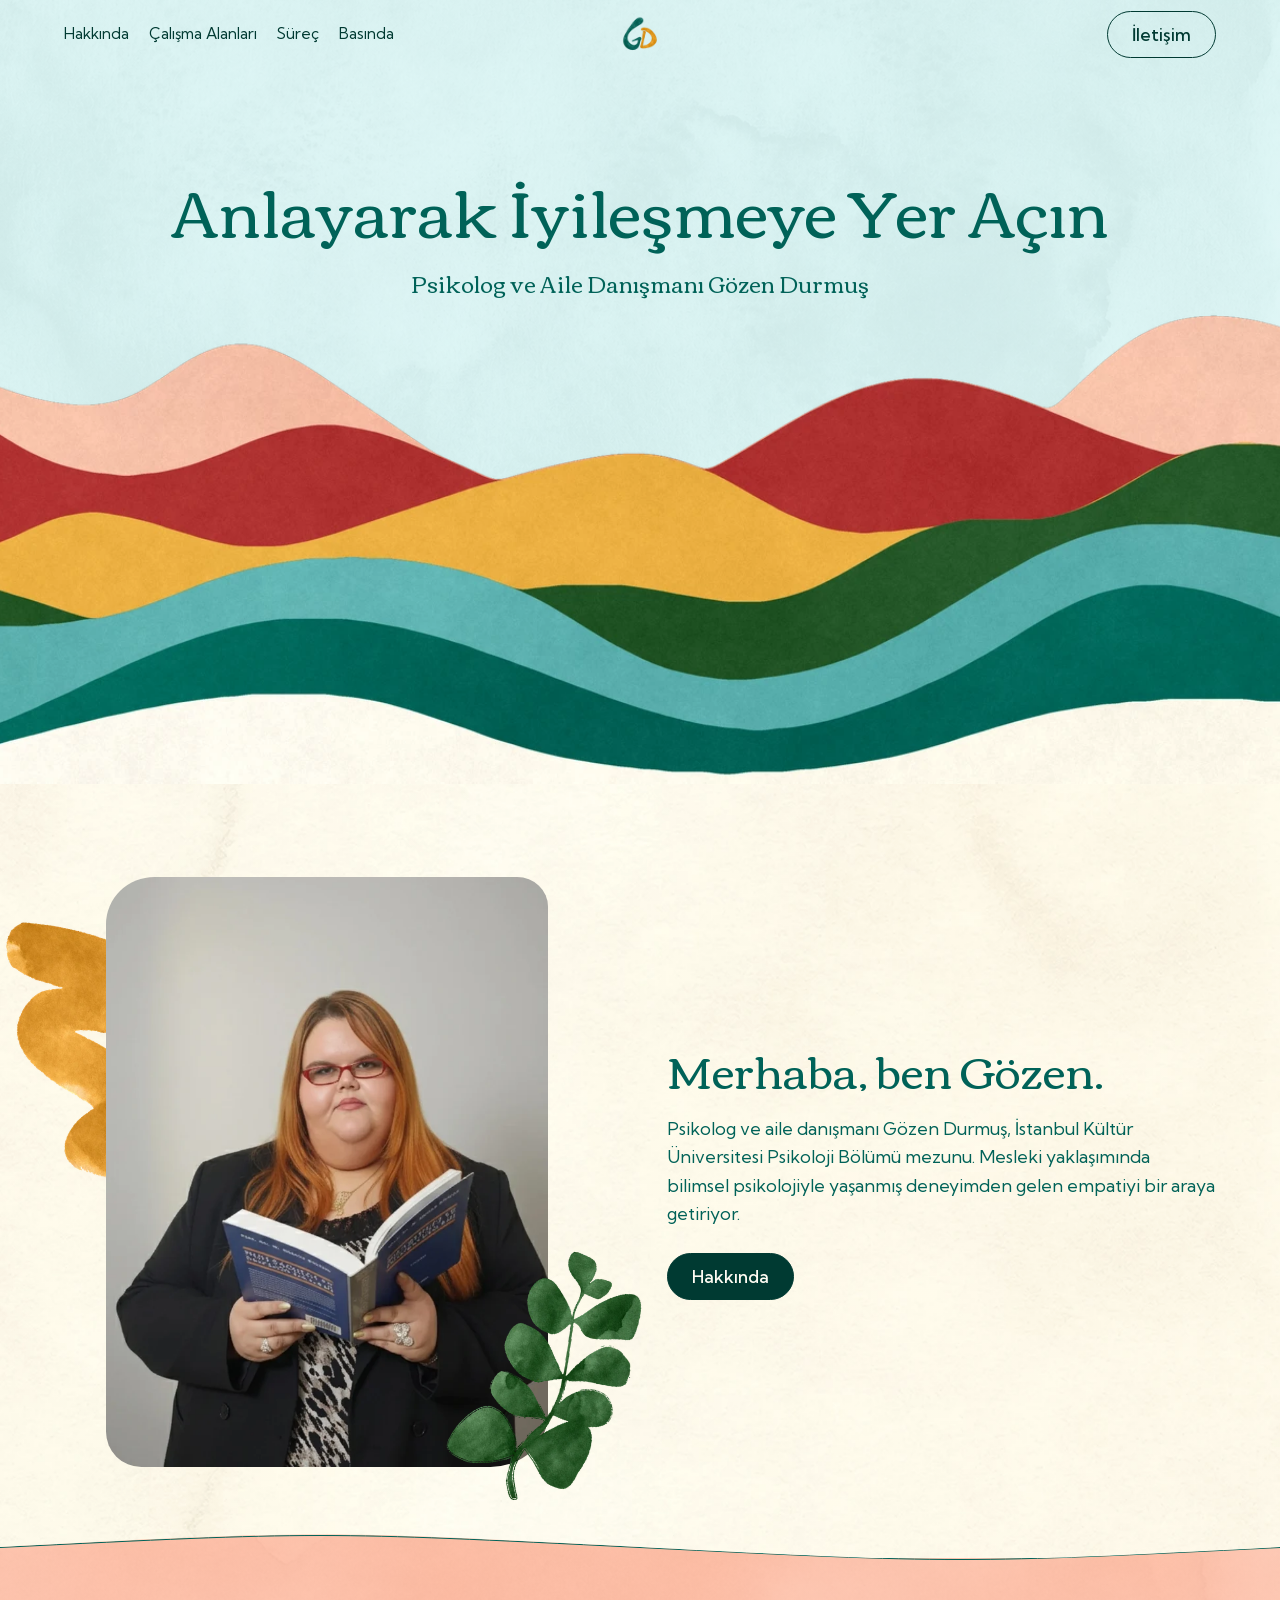
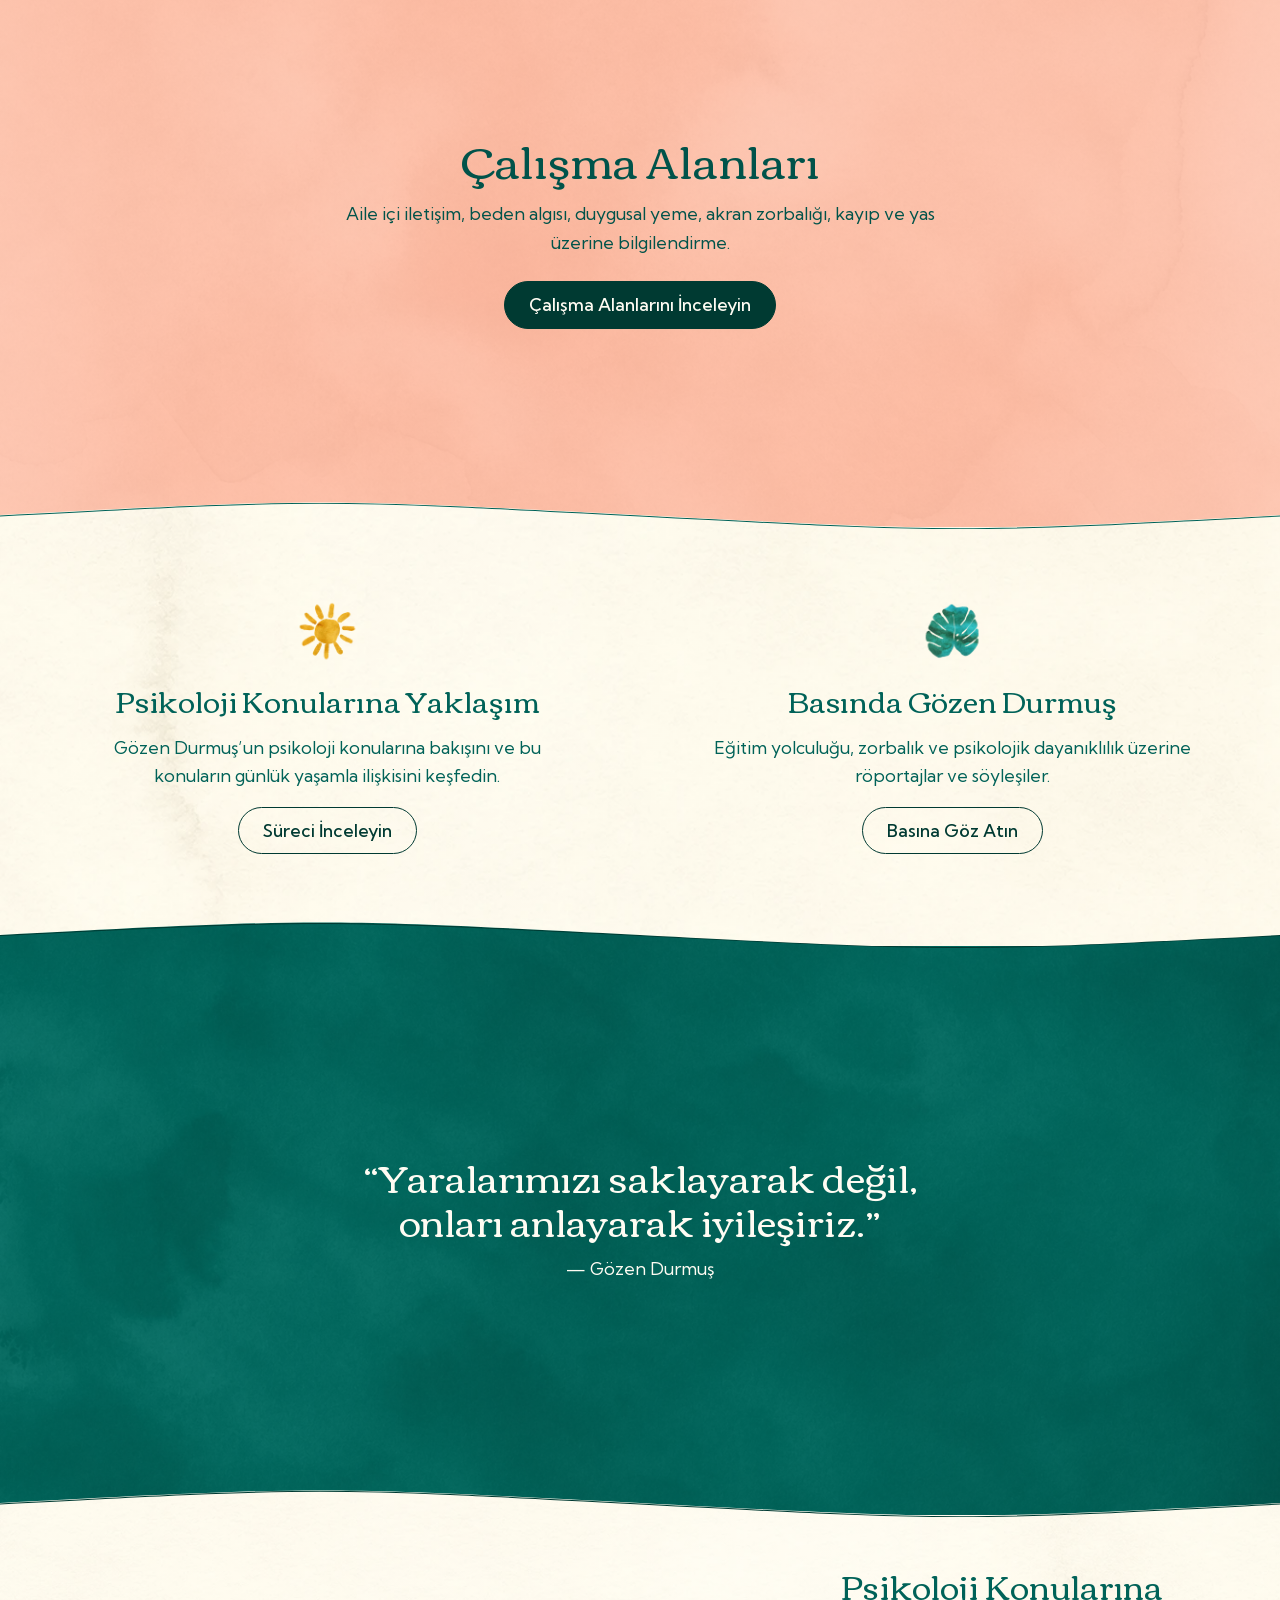
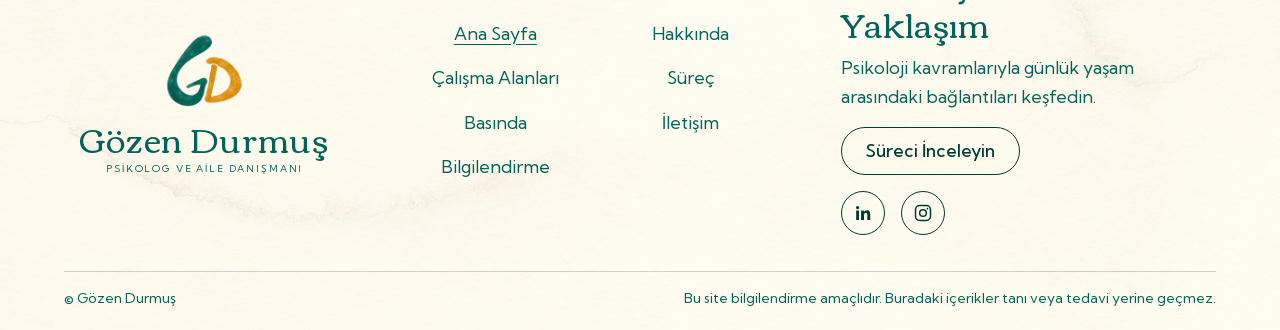
<file: index.html>
<!DOCTYPE html>

<html lang="tr">
<head>
<meta charset="utf-8"/>
<meta content="width=device-width, initial-scale=1" name="viewport"/>
<meta content="#def3f3" name="theme-color"/>
<title>Gözen Durmuş | Psikolog ve Aile Danışmanı</title>
<meta content="Gözen Durmuş’un psikoloji eğitimi, mesleki yaklaşımı ve beden algısı, zorbalık, yas ve aile ilişkileri üzerine paylaştığı bilgiler." name="description"/>
<meta content="website" property="og:type"/><meta content="tr_TR" property="og:locale"/>
<meta content="Gözen Durmuş | Psikolog ve Aile Danışmanı" property="og:title"/>
  <meta content="Gözen Durmuş" property="og:site_name"/>
  <meta content="Gözen Durmuş’un psikoloji eğitimi, mesleki yaklaşımı ve beden algısı, zorbalık, yas ve aile ilişkileri üzerine paylaştığı bilgiler." property="og:description"/>
<link href="./assets/favicon-gd.png" rel="icon" sizes="64x64" type="image/png"/>
<link href="./assets/site.css" rel="stylesheet"/>
<script defer="" src="./assets/site.js"></script>
  <link rel="canonical" href="https://psikologgozendurmus.com/">
  <meta property="og:url" content="https://psikologgozendurmus.com/">
  <meta property="og:image" content="https://psikologgozendurmus.com/assets/gozen-durmus-home.jpg">
  <meta property="og:image:alt" content="Gözen Durmuş, elinde açık bir kitapla">
  <script type="application/ld+json">
    {
      "@context": "https://schema.org",
      "@type": "WebSite",
      "name": "Gözen Durmuş",
      "url": "https://psikologgozendurmus.com/"
    }
  </script>
</head>
<body><a class="skip-link" href="#main-content">İçeriğe geç</a>
<header class="site-header">
<div class="header-inner">
<nav aria-label="Ana menü" class="desktop-navigation"><ul class="header-links"><li><a href="./hakkinda/">Hakkında</a></li><li><a href="./danismanlik/">Çalışma Alanları</a></li><li><a href="./surec/">Süreç</a></li><li><a href="./basinda/">Basında</a></li></ul></nav>
<a aria-label="Gözen Durmuş ana sayfası" class="site-logo" href="./">
<img alt="" decoding="async" height="192" src="./assets/gozen-durmus-gd-mark.webp" width="192"/>
</a>
<div class="header-contact"><a class="button button-outline" href="./iletisim/">İletişim</a></div>
<details class="mobile-menu" data-mobile-menu="">
<summary aria-label="Ana menü" class="menu-toggle"><span aria-hidden="true"></span><span aria-hidden="true"></span><span aria-hidden="true"></span></summary>
<nav aria-label="Mobil ana menü" class="mobile-navigation"><ul class="mobile-links"><li><a aria-current="page" href="./">Ana Sayfa</a></li><li><a href="./hakkinda/">Hakkında</a></li><li><a href="./danismanlik/">Çalışma Alanları</a></li><li><a href="./surec/">Süreç</a></li><li><a href="./basinda/">Basında</a></li><li><a href="./iletisim/">İletişim</a></li></ul></nav>
</details>
</div>
</header>
<main id="main-content" tabindex="-1"><section class="page-hero section-aqua home-hero hero-with-hills">
<div class="page-width hero-copy"><h1>Anlayarak İyileşmeye Yer Açın</h1><p>Psikolog ve Aile Danışmanı Gözen Durmuş</p></div>
<img alt="" class="hero-hills" decoding="async" fetchpriority="high" height="904" sizes="100vw" src="./assets/hero-hills-500.webp" srcset="./assets/hero-hills-500.webp 500w, ./assets/hero-hills-1000.webp 1000w, ./assets/hero-hills-1500.webp 1500w, ./assets/hero-hills-2500.webp 2500w" width="2500"/>
</section>
<section class="home-introduction section-paper">
<div class="page-width introduction-inner">
<div class="introduction-art">
<img alt="" class="introduction-brush" decoding="async" height="1102" loading="lazy" sizes="180px" src="./assets/gold-brush-300.webp" srcset="./assets/gold-brush-300.webp 300w, ./assets/gold-brush-500.webp 500w, ./assets/gold-brush-750.webp 750w" width="750"/>
<img alt="Gözen Durmuş, elinde açık bir kitapla" class="introduction-portrait" decoding="async" height="896" loading="lazy" sizes="(min-width: 1280px) 28rem, (min-width: 768px) 35vw, min(63vw, 28rem)" src="./assets/gozen-durmus-home-384.webp" srcset="./assets/gozen-durmus-home-384.webp 384w, ./assets/gozen-durmus-home-896.webp 896w" width="896"/>
<img alt="" class="introduction-leaves" decoding="async" height="1123" loading="lazy" sizes="160px" src="./assets/green-leaves-300.webp" srcset="./assets/green-leaves-300.webp 300w, ./assets/green-leaves-500.webp 500w, ./assets/green-leaves-750.webp 750w" width="750"/>
</div>
<div class="introduction-copy"><h2>Merhaba, ben Gözen.</h2>
<p>Psikolog ve aile danışmanı Gözen Durmuş, İstanbul Kültür Üniversitesi Psikoloji Bölümü mezunu. Mesleki yaklaşımında bilimsel psikolojiyle yaşanmış deneyimden gelen empatiyi bir araya getiriyor.</p><a class="button" href="./hakkinda/">Hakkında</a>
</div>
</div>
</section>
<section class="feature-band home-counseling section-pink section-wave section-wave-teal">
<div class="page-width centered-copy"><h2>Çalışma Alanları</h2>
<p>Aile içi iletişim, beden algısı, duygusal yeme, akran zorbalığı, kayıp ve yas üzerine bilgilendirme.</p>
<a class="button" href="./danismanlik/">Çalışma Alanlarını İnceleyin</a>
</div>
</section>
<section class="home-features section-paper section-wave section-wave-teal"><div class="page-width home-feature-grid">
<div class="home-feature"><img alt="" class="home-feature-art" decoding="async" height="766" loading="lazy" sizes="clamp(65px, 9.4vw, 130px)" src="./assets/sun-300.webp" srcset="./assets/sun-300.webp 300w, ./assets/sun-500.webp 500w, ./assets/sun-750.webp 750w" width="750"/>
<h2>Psikoloji Konularına Yaklaşım</h2><p>Gözen Durmuş’un psikoloji konularına bakışını ve bu konuların günlük yaşamla ilişkisini keşfedin.</p>
<a class="button button-outline" href="./surec/">Süreci İnceleyin</a>
</div>
<div class="home-feature"><img alt="" class="home-feature-art" decoding="async" height="766" loading="lazy" sizes="clamp(65px, 9.4vw, 130px)" src="./assets/monstera-300.webp" srcset="./assets/monstera-300.webp 300w, ./assets/monstera-500.webp 500w, ./assets/monstera-750.webp 750w" width="750"/>
<h2>Basında Gözen Durmuş</h2><p>Eğitim yolculuğu, zorbalık ve psikolojik dayanıklılık üzerine röportajlar ve söyleşiler.</p>
<a class="button button-outline" href="./basinda/">Basına Göz Atın</a>
</div>
</div></section>
<section class="accent-band section-dark-teal section-wave"><figure class="page-width accent-copy">
<blockquote class="quote-text">“Yaralarımızı saklayarak değil, onları anlayarak iyileşiriz.”</blockquote><figcaption>— Gözen Durmuş</figcaption>
</figure></section></main>
<footer class="site-footer section-footer-paper section-wave">
<div class="page-width footer-inner">
<a aria-label="Gözen Durmuş ana sayfası" class="footer-wordmark" href="./">
<img alt="" class="wordmark-image" height="192" loading="lazy" src="./assets/gozen-durmus-gd-mark.webp" width="192"/>
<span class="wordmark-name">Gözen Durmuş</span>
<span class="wordmark-role">Psikolog ve Aile Danışmanı</span>
</a>
<nav aria-label="Alt menü" class="footer-navigation">
<ul class="footer-links"><li><a aria-current="page" href="./">Ana Sayfa</a></li><li><a href="./hakkinda/">Hakkında</a></li><li><a href="./danismanlik/">Çalışma Alanları</a></li><li><a href="./surec/">Süreç</a></li><li><a href="./basinda/">Basında</a></li><li><a href="./iletisim/">İletişim</a></li><li><a href="./bilgilendirme/">Bilgilendirme</a></li></ul>
</nav>
<section aria-labelledby="footer-title" class="footer-next-step">
<h2 id="footer-title">Psikoloji Konularına Yaklaşım</h2>
<p>Psikoloji kavramlarıyla günlük yaşam arasındaki bağlantıları keşfedin.</p>
<a class="button button-outline" href="./surec/">Süreci İnceleyin</a>
<div class="footer-profile-links">
<a href="https://tr.linkedin.com/in/g%C3%B6zen-durmus-878b31290" aria-label="Gözen Durmuş’un LinkedIn profili">
<svg aria-hidden="true" focusable="false" width="20" height="20" viewBox="0 0 24 24" fill="currentColor"><path d="M5.5 3.5a2 2 0 1 0 0 4 2 2 0 0 0 0-4ZM3.8 9h3.4v11.5H3.8V9Zm5.9 0H13v1.6h.1a4 4 0 0 1 3.4-1.9c3.6 0 4.2 2.3 4.2 5.2v6.6h-3.5v-6c0-1.4-.3-2.7-1.9-2.7-1.7 0-2.1 1.4-2.1 2.7v6H9.7V9Z"/></svg>
</a>
<a href="https://www.instagram.com/psikologgozendurmuss" aria-label="Gözen Durmuş’un Instagram profili">
<svg aria-hidden="true" focusable="false" width="20" height="20" viewBox="0 0 24 24" fill="none" stroke="currentColor" stroke-width="1.8"><rect x="3" y="3" width="18" height="18" rx="5"/><circle cx="12" cy="12" r="4"/><circle cx="17.3" cy="6.8" r="1" fill="currentColor" stroke="none"/></svg>
</a>
</div>
</section>
</div>
<div class="page-width footer-credits"><span>© Gözen Durmuş</span><span>Bu site bilgilendirme amaçlıdır. Buradaki içerikler tanı veya tedavi yerine geçmez.</span></div>
</footer>
</body></html>
</file>
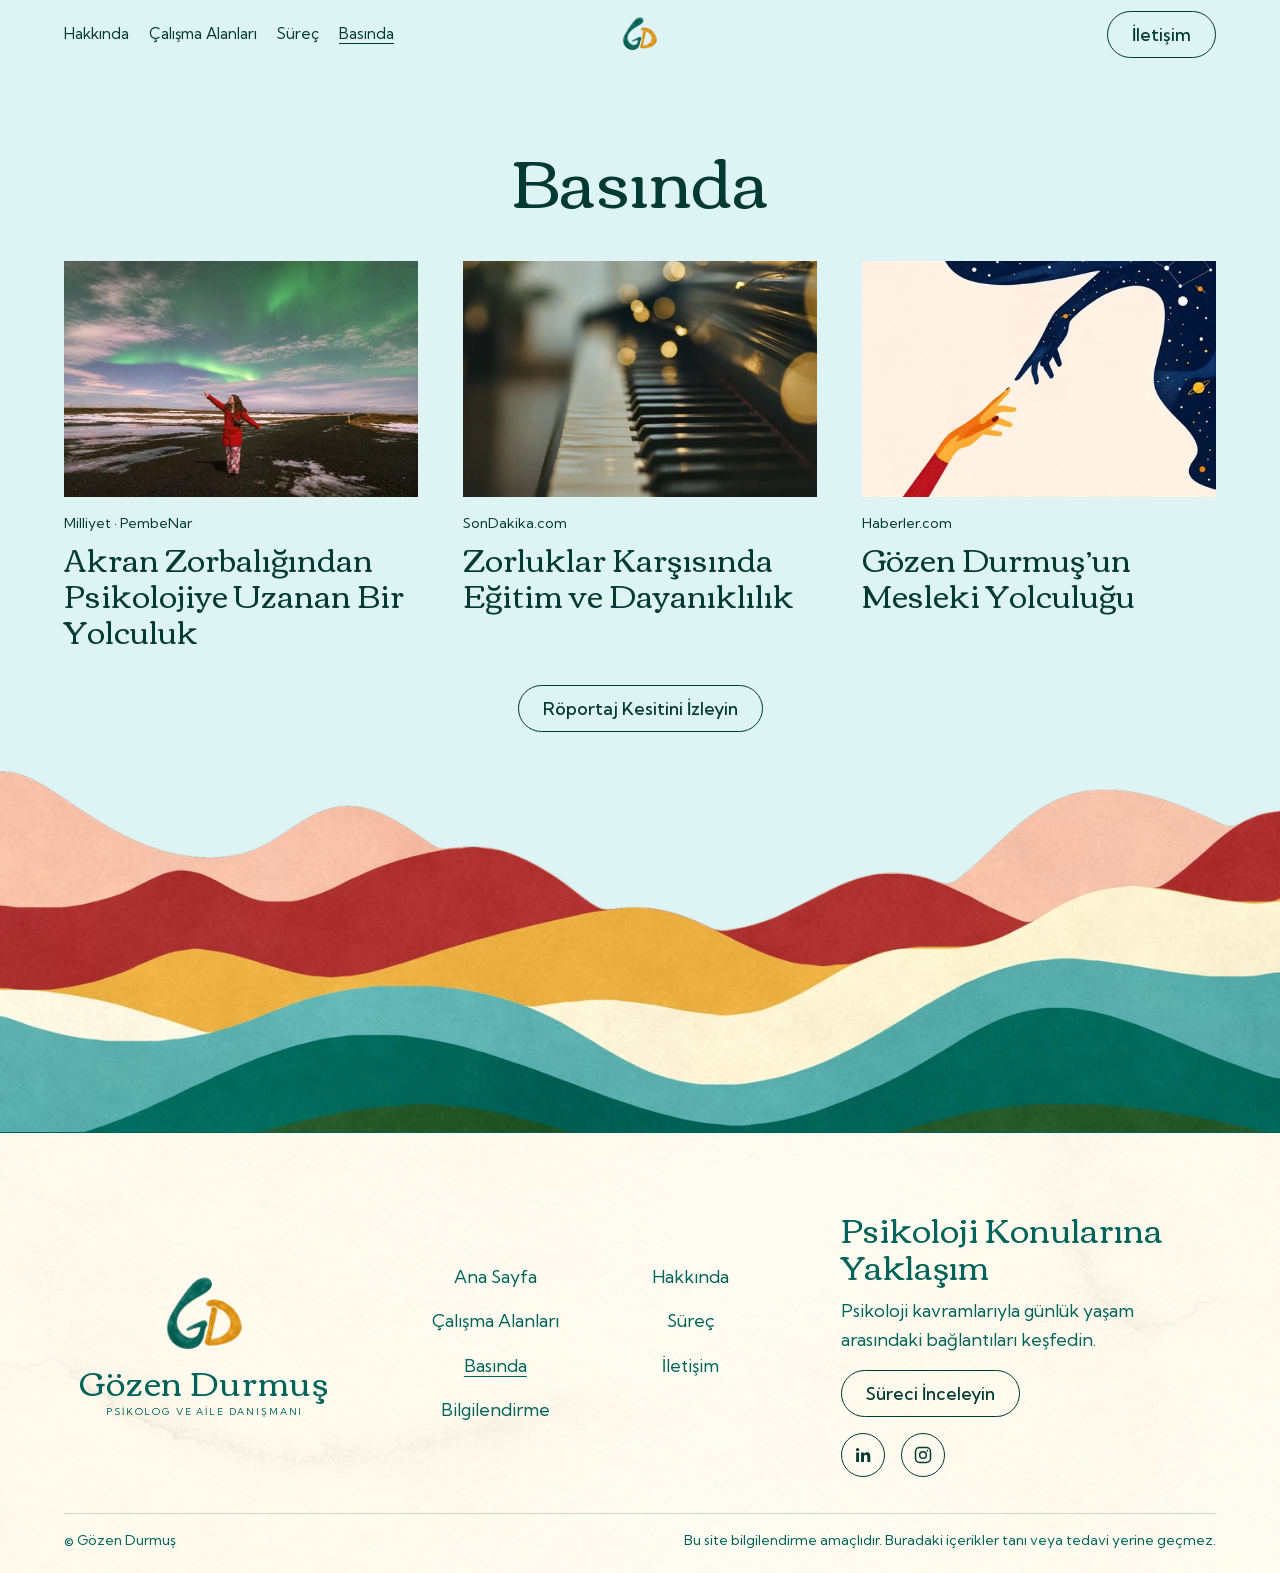
<file: basinda/index.html>
<!DOCTYPE html>

<html lang="tr">
<head>
<meta charset="utf-8"/>
<meta content="width=device-width, initial-scale=1" name="viewport"/>
<meta content="#def3f3" name="theme-color"/>
<title>Basında | Gözen Durmuş</title>
<meta content="Gözen Durmuş’un ulusal basında yer alan röportajları ve söyleşileri." name="description"/>
<meta content="website" property="og:type"/><meta content="tr_TR" property="og:locale"/>
<meta content="Basında | Gözen Durmuş" property="og:title"/>
<meta content="Gözen Durmuş" property="og:site_name"/>
<meta content="Gözen Durmuş’un ulusal basında yer alan röportajları ve söyleşileri." property="og:description"/>
<link href="../assets/favicon-gd.png" rel="icon" sizes="64x64" type="image/png"/>
<link href="../assets/site.css" rel="stylesheet"/>
<script defer="" src="../assets/site.js"></script>
  <link rel="canonical" href="https://psikologgozendurmus.com/basinda/">
  <meta property="og:url" content="https://psikologgozendurmus.com/basinda/">
  <meta property="og:image" content="https://psikologgozendurmus.com/assets/gozen-durmus-768.jpg">
  <meta property="og:image:alt" content="Gözen Durmuş portresi">
</head>
<body><a class="skip-link" href="#main-content">İçeriğe geç</a>
<header class="site-header">
<div class="header-inner">
<nav aria-label="Ana menü" class="desktop-navigation"><ul class="header-links"><li><a href="../hakkinda/">Hakkında</a></li><li><a href="../danismanlik/">Çalışma Alanları</a></li><li><a href="../surec/">Süreç</a></li><li><a aria-current="page" href="../basinda/">Basında</a></li></ul></nav>
<a aria-label="Gözen Durmuş ana sayfası" class="site-logo" href="../">
<img alt="" decoding="async" height="192" src="../assets/gozen-durmus-gd-mark.webp" width="192"/>
</a>
<div class="header-contact"><a class="button button-outline" href="../iletisim/">İletişim</a></div>
<details class="mobile-menu" data-mobile-menu="">
<summary aria-label="Ana menü" class="menu-toggle"><span aria-hidden="true"></span><span aria-hidden="true"></span><span aria-hidden="true"></span></summary>
<nav aria-label="Mobil ana menü" class="mobile-navigation"><ul class="mobile-links"><li><a href="../">Ana Sayfa</a></li><li><a href="../hakkinda/">Hakkında</a></li><li><a href="../danismanlik/">Çalışma Alanları</a></li><li><a href="../surec/">Süreç</a></li><li><a aria-current="page" href="../basinda/">Basında</a></li><li><a href="../iletisim/">İletişim</a></li></ul></nav>
</details>
</div>
</header>
<main id="main-content" tabindex="-1"><section class="page-hero section-aqua press-hero">
<div class="page-width hero-copy"><h1>Basında</h1></div>
</section>
<section class="press-list section-aqua"><div class="page-width press-grid">
<article class="press-card"><span class="press-image-frame">
<img alt="" class="press-image" decoding="async" height="981" loading="lazy" sizes="(min-width: 1667px) 29rem, (min-width: 1100px) 28vw, (min-width: 576px) 43vw, 90vw" src="../assets/aurora-500.webp" srcset="../assets/aurora-500.webp 500w, ../assets/aurora-750.webp 750w, ../assets/aurora-1500.webp 1500w" width="1500"/></span>
  <p class="press-outlet">Milliyet · PembeNar</p>
  <h2><a class="press-card-link" href="../basinda/milliyet-pembenar/">Akran Zorbalığından Psikolojiye Uzanan Bir Yolculuk</a></h2></article><article class="press-card"><span class="press-image-frame">
<img alt="" class="press-image" decoding="async" height="844" loading="lazy" sizes="(min-width: 1667px) 29rem, (min-width: 1100px) 28vw, (min-width: 576px) 43vw, 90vw" src="../assets/piano-500.webp" srcset="../assets/piano-500.webp 500w, ../assets/piano-750.webp 750w, ../assets/piano-1500.webp 1500w" width="1500"/></span>
  <p class="press-outlet">SonDakika.com</p>
  <h2><a class="press-card-link" href="../basinda/sondakika/">Zorluklar Karşısında Eğitim ve Dayanıklılık</a></h2></article><article class="press-card"><span class="press-image-frame">
<img alt="" class="press-image" decoding="async" height="1080" loading="lazy" sizes="(min-width: 1667px) 29rem, (min-width: 1100px) 28vw, (min-width: 576px) 43vw, 90vw" src="../assets/reaching-hands-500.webp" srcset="../assets/reaching-hands-500.webp 500w, ../assets/reaching-hands-750.webp 750w, ../assets/reaching-hands-1080.webp 1080w" width="1080"/></span>
  <p class="press-outlet">Haberler.com</p>
  <h2><a class="press-card-link" href="../basinda/haberler/">Gözen Durmuş’un Mesleki Yolculuğu</a></h2></article>
</div><div class="page-width press-supplement"><a class="button button-outline" href="https://www.instagram.com/reel/DcbpjigoCzX/">Röportaj Kesitini İzleyin</a></div>
<img alt="" class="press-hills" decoding="async" height="904" loading="lazy" sizes="100vw" src="../assets/press-hills-500.webp" srcset="../assets/press-hills-500.webp 500w, ../assets/press-hills-1000.webp 1000w, ../assets/press-hills-1500.webp 1500w, ../assets/press-hills-2500.webp 2500w" width="2500"/></section></main>
<footer class="site-footer section-footer-paper">
<div class="page-width footer-inner">
<a aria-label="Gözen Durmuş ana sayfası" class="footer-wordmark" href="../">
<img alt="" class="wordmark-image" height="192" loading="lazy" src="../assets/gozen-durmus-gd-mark.webp" width="192"/>
<span class="wordmark-name">Gözen Durmuş</span>
<span class="wordmark-role">Psikolog ve Aile Danışmanı</span>
</a>
<nav aria-label="Alt menü" class="footer-navigation">
<ul class="footer-links"><li><a href="../">Ana Sayfa</a></li><li><a href="../hakkinda/">Hakkında</a></li><li><a href="../danismanlik/">Çalışma Alanları</a></li><li><a href="../surec/">Süreç</a></li><li><a aria-current="page" href="../basinda/">Basında</a></li><li><a href="../iletisim/">İletişim</a></li><li><a href="../bilgilendirme/">Bilgilendirme</a></li></ul>
</nav>
<section aria-labelledby="footer-title" class="footer-next-step">
<h2 id="footer-title">Psikoloji Konularına Yaklaşım</h2>
<p>Psikoloji kavramlarıyla günlük yaşam arasındaki bağlantıları keşfedin.</p>
<a class="button button-outline" href="../surec/">Süreci İnceleyin</a>
<div class="footer-profile-links">
<a href="https://tr.linkedin.com/in/g%C3%B6zen-durmus-878b31290" aria-label="Gözen Durmuş’un LinkedIn profili">
<svg aria-hidden="true" focusable="false" width="20" height="20" viewBox="0 0 24 24" fill="currentColor"><path d="M5.5 3.5a2 2 0 1 0 0 4 2 2 0 0 0 0-4ZM3.8 9h3.4v11.5H3.8V9Zm5.9 0H13v1.6h.1a4 4 0 0 1 3.4-1.9c3.6 0 4.2 2.3 4.2 5.2v6.6h-3.5v-6c0-1.4-.3-2.7-1.9-2.7-1.7 0-2.1 1.4-2.1 2.7v6H9.7V9Z"/></svg>
</a>
<a href="https://www.instagram.com/psikologgozendurmuss" aria-label="Gözen Durmuş’un Instagram profili">
<svg aria-hidden="true" focusable="false" width="20" height="20" viewBox="0 0 24 24" fill="none" stroke="currentColor" stroke-width="1.8"><rect x="3" y="3" width="18" height="18" rx="5"/><circle cx="12" cy="12" r="4"/><circle cx="17.3" cy="6.8" r="1" fill="currentColor" stroke="none"/></svg>
</a>
</div>
</section>
</div>
<div class="page-width footer-credits"><span>© Gözen Durmuş</span><span>Bu site bilgilendirme amaçlıdır. Buradaki içerikler tanı veya tedavi yerine geçmez.</span></div>
</footer>
</body></html>
</file>
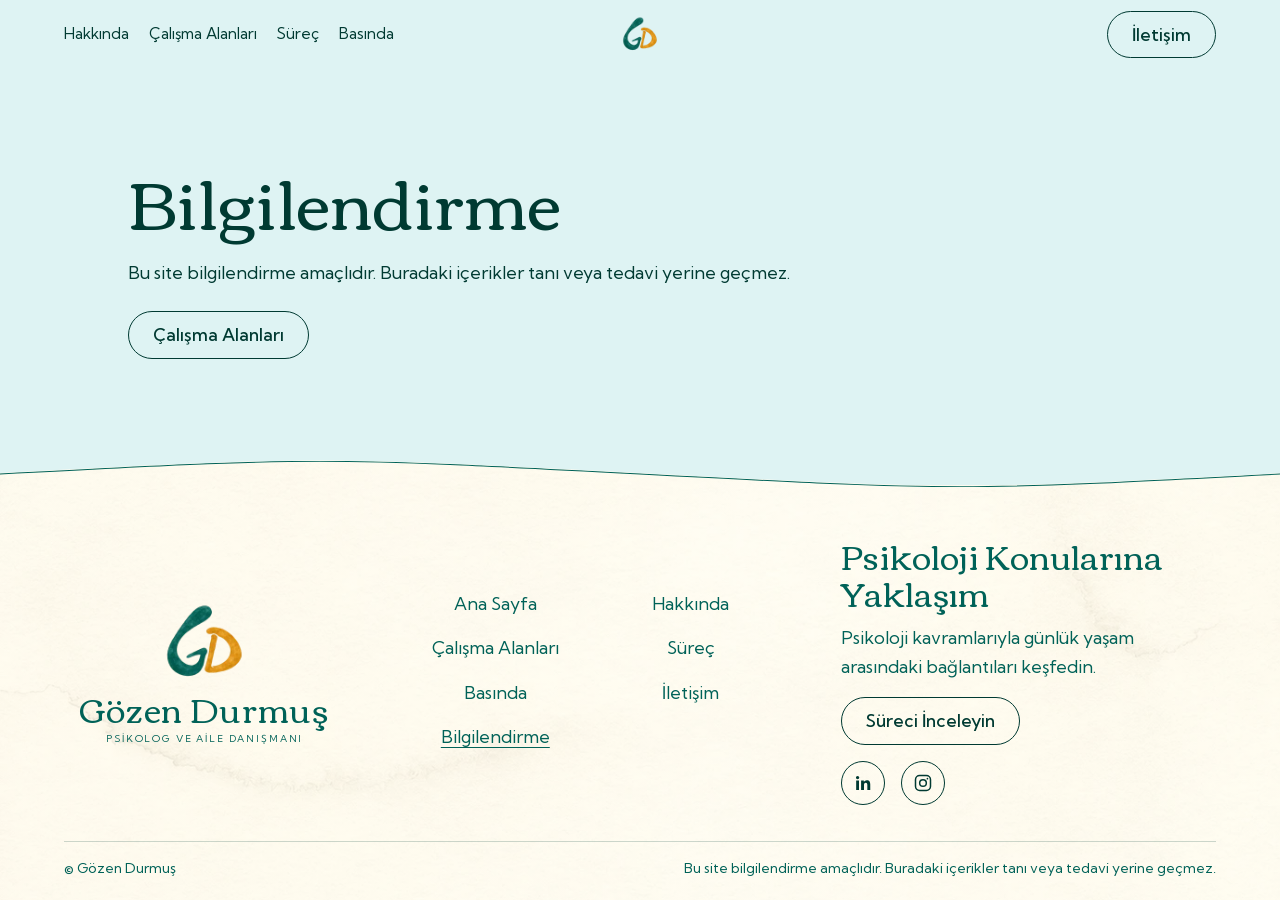
<file: bilgilendirme/index.html>
<!DOCTYPE html>

<html lang="tr">
<head>
<meta charset="utf-8"/>
<meta content="width=device-width, initial-scale=1" name="viewport"/>
<meta content="#def3f3" name="theme-color"/>
<title>Bilgilendirme | Gözen Durmuş</title>
<meta content="Bu site bilgilendirme amaçlıdır. Buradaki içerikler tanı veya tedavi yerine geçmez." name="description"/>
<meta content="website" property="og:type"/><meta content="tr_TR" property="og:locale"/>
<meta content="Bilgilendirme | Gözen Durmuş" property="og:title"/>
  <meta content="Gözen Durmuş" property="og:site_name"/>
  <meta content="Bu site bilgilendirme amaçlıdır. Buradaki içerikler tanı veya tedavi yerine geçmez." property="og:description"/>
<link href="../assets/favicon-gd.png" rel="icon" sizes="64x64" type="image/png"/>
<link href="../assets/site.css" rel="stylesheet"/>
<script defer="" src="../assets/site.js"></script>
  <link rel="canonical" href="https://psikologgozendurmus.com/bilgilendirme/">
  <meta property="og:url" content="https://psikologgozendurmus.com/bilgilendirme/">
  <meta property="og:image" content="https://psikologgozendurmus.com/assets/gozen-durmus-768.jpg">
  <meta property="og:image:alt" content="Gözen Durmuş portresi">
</head>
<body><a class="skip-link" href="#main-content">İçeriğe geç</a>
<header class="site-header">
<div class="header-inner">
<nav aria-label="Ana menü" class="desktop-navigation"><ul class="header-links"><li><a href="../hakkinda/">Hakkında</a></li><li><a href="../danismanlik/">Çalışma Alanları</a></li><li><a href="../surec/">Süreç</a></li><li><a href="../basinda/">Basında</a></li></ul></nav>
<a aria-label="Gözen Durmuş ana sayfası" class="site-logo" href="../">
<img alt="" decoding="async" height="192" src="../assets/gozen-durmus-gd-mark.webp" width="192"/>
</a>
<div class="header-contact"><a class="button button-outline" href="../iletisim/">İletişim</a></div>
<details class="mobile-menu" data-mobile-menu="">
<summary aria-label="Ana menü" class="menu-toggle"><span aria-hidden="true"></span><span aria-hidden="true"></span><span aria-hidden="true"></span></summary>
<nav aria-label="Mobil ana menü" class="mobile-navigation"><ul class="mobile-links"><li><a href="../">Ana Sayfa</a></li><li><a href="../hakkinda/">Hakkında</a></li><li><a href="../danismanlik/">Çalışma Alanları</a></li><li><a href="../surec/">Süreç</a></li><li><a href="../basinda/">Basında</a></li><li><a href="../iletisim/">İletişim</a></li></ul></nav>
</details>
</div>
</header>
<main id="main-content" tabindex="-1"><section class="information-page section-aqua"><div class="page-width information-inner"><h1>Bilgilendirme</h1><p>Bu site bilgilendirme amaçlıdır. Buradaki içerikler tanı veya tedavi yerine geçmez.</p><a class="button button-outline" href="../danismanlik/">Çalışma Alanları</a></div></section></main>
<footer class="site-footer section-footer-paper section-wave section-wave-teal">
<div class="page-width footer-inner">
<a aria-label="Gözen Durmuş ana sayfası" class="footer-wordmark" href="../">
<img alt="" class="wordmark-image" height="192" loading="lazy" src="../assets/gozen-durmus-gd-mark.webp" width="192"/>
<span class="wordmark-name">Gözen Durmuş</span>
<span class="wordmark-role">Psikolog ve Aile Danışmanı</span>
</a>
<nav aria-label="Alt menü" class="footer-navigation">
<ul class="footer-links"><li><a href="../">Ana Sayfa</a></li><li><a href="../hakkinda/">Hakkında</a></li><li><a href="../danismanlik/">Çalışma Alanları</a></li><li><a href="../surec/">Süreç</a></li><li><a href="../basinda/">Basında</a></li><li><a href="../iletisim/">İletişim</a></li><li><a aria-current="page" href="../bilgilendirme/">Bilgilendirme</a></li></ul>
</nav>
<section aria-labelledby="footer-title" class="footer-next-step">
<h2 id="footer-title">Psikoloji Konularına Yaklaşım</h2>
<p>Psikoloji kavramlarıyla günlük yaşam arasındaki bağlantıları keşfedin.</p>
<a class="button button-outline" href="../surec/">Süreci İnceleyin</a>
<div class="footer-profile-links">
<a href="https://tr.linkedin.com/in/g%C3%B6zen-durmus-878b31290" aria-label="Gözen Durmuş’un LinkedIn profili">
<svg aria-hidden="true" focusable="false" width="20" height="20" viewBox="0 0 24 24" fill="currentColor"><path d="M5.5 3.5a2 2 0 1 0 0 4 2 2 0 0 0 0-4ZM3.8 9h3.4v11.5H3.8V9Zm5.9 0H13v1.6h.1a4 4 0 0 1 3.4-1.9c3.6 0 4.2 2.3 4.2 5.2v6.6h-3.5v-6c0-1.4-.3-2.7-1.9-2.7-1.7 0-2.1 1.4-2.1 2.7v6H9.7V9Z"/></svg>
</a>
<a href="https://www.instagram.com/psikologgozendurmuss" aria-label="Gözen Durmuş’un Instagram profili">
<svg aria-hidden="true" focusable="false" width="20" height="20" viewBox="0 0 24 24" fill="none" stroke="currentColor" stroke-width="1.8"><rect x="3" y="3" width="18" height="18" rx="5"/><circle cx="12" cy="12" r="4"/><circle cx="17.3" cy="6.8" r="1" fill="currentColor" stroke="none"/></svg>
</a>
</div>
</section>
</div>
<div class="page-width footer-credits"><span>© Gözen Durmuş</span><span>Bu site bilgilendirme amaçlıdır. Buradaki içerikler tanı veya tedavi yerine geçmez.</span></div>
</footer>
</body></html>
</file>
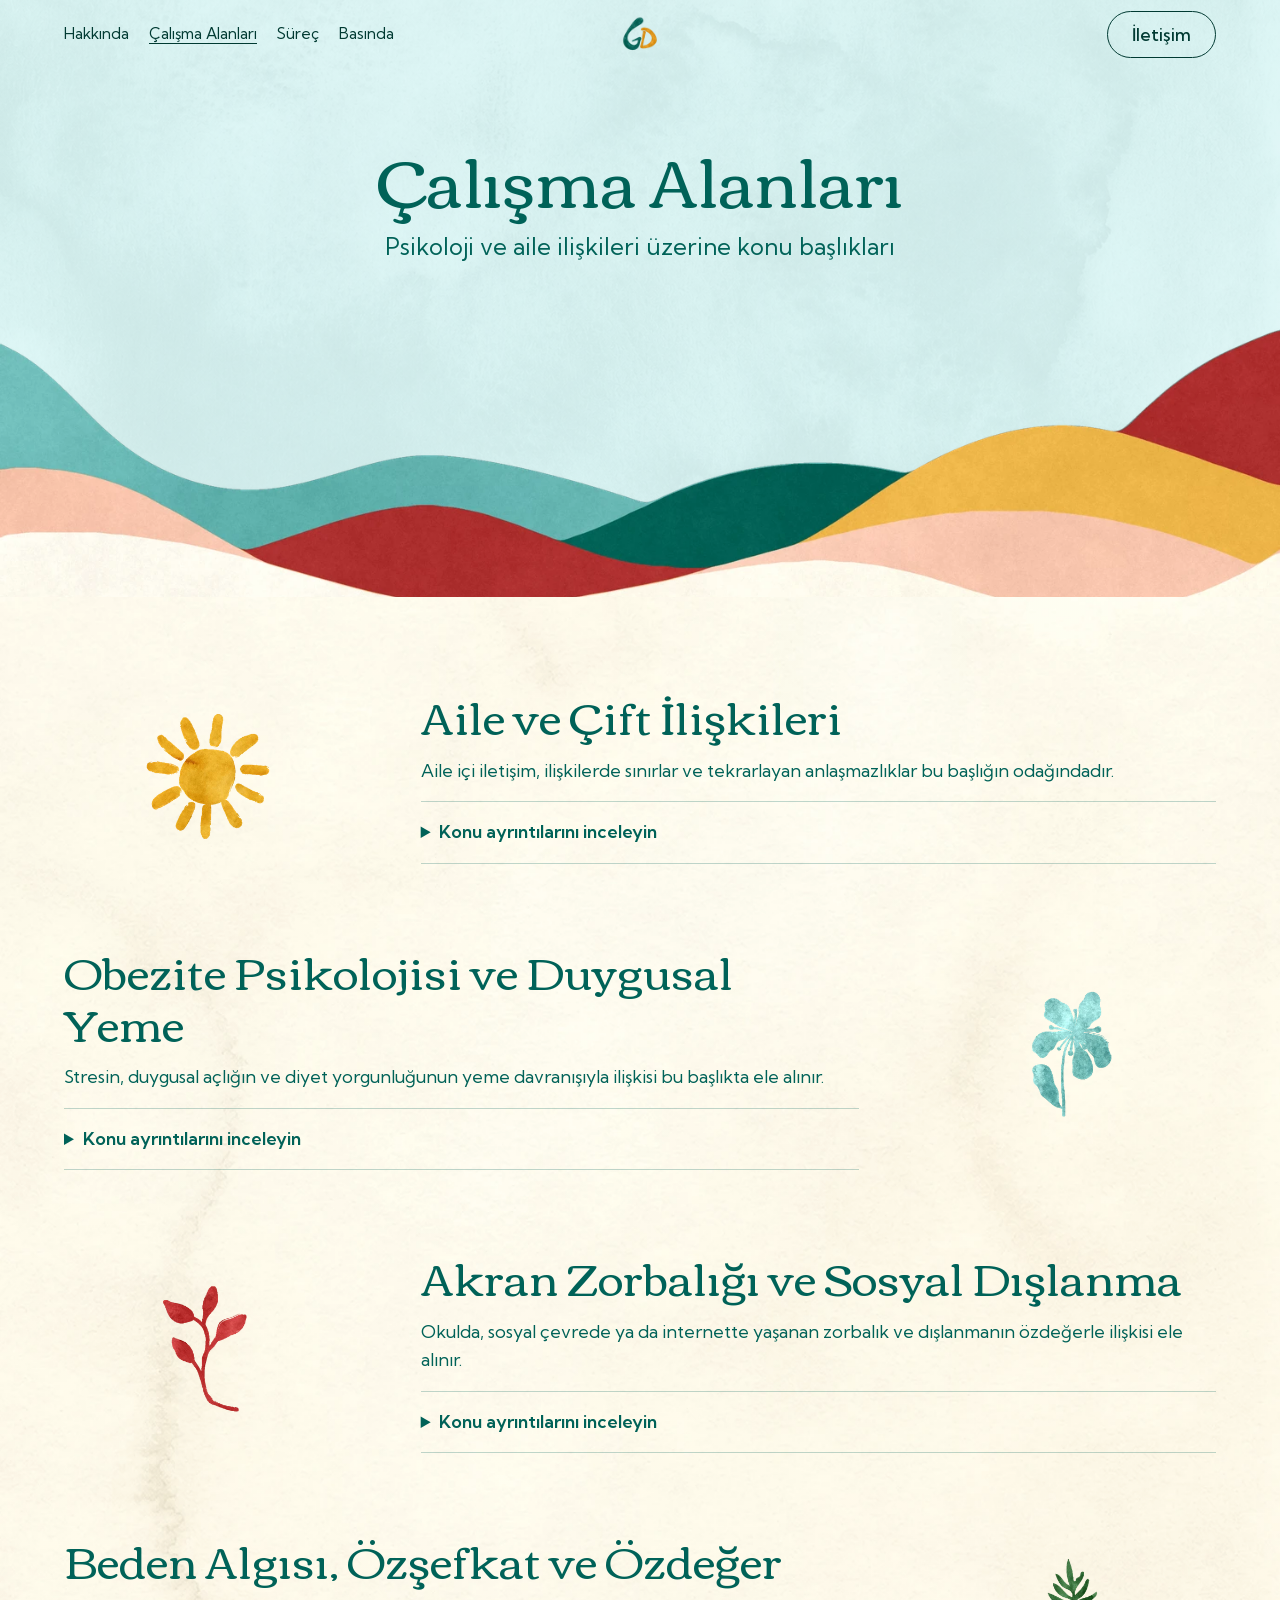
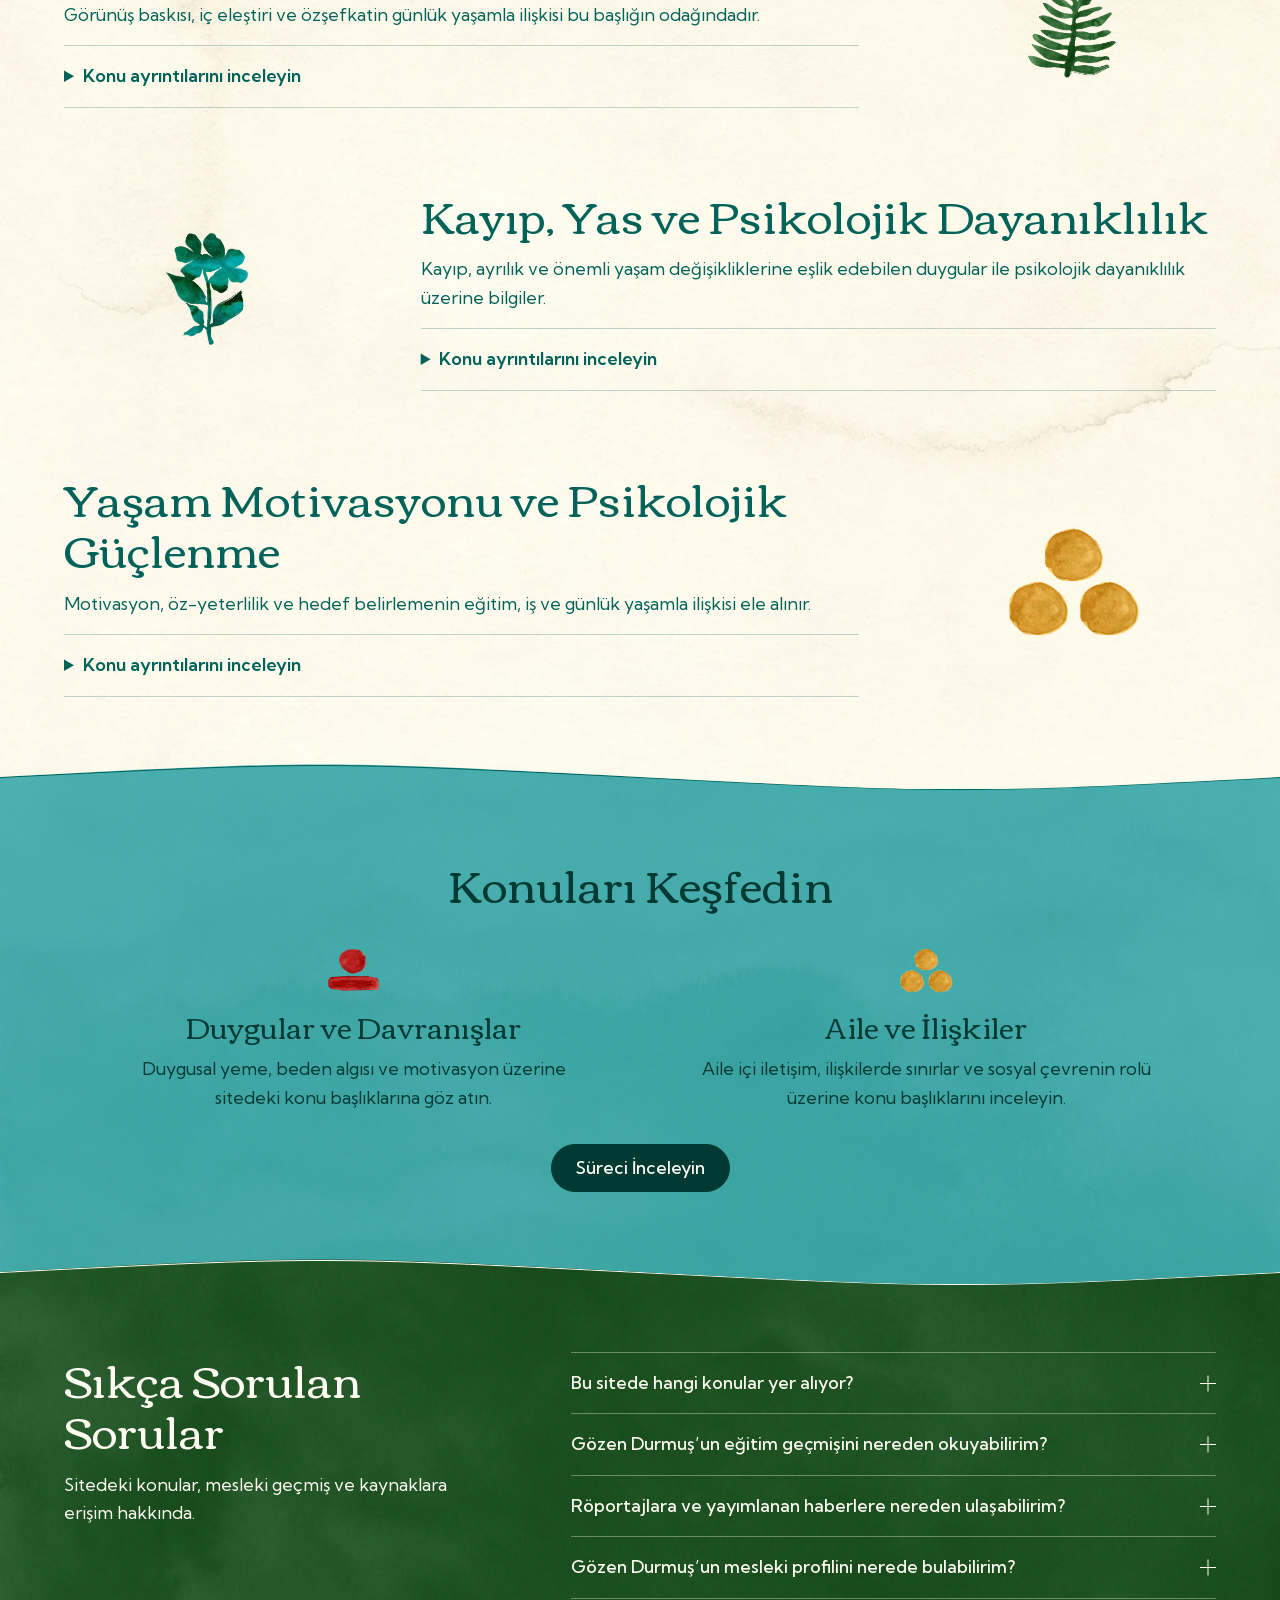
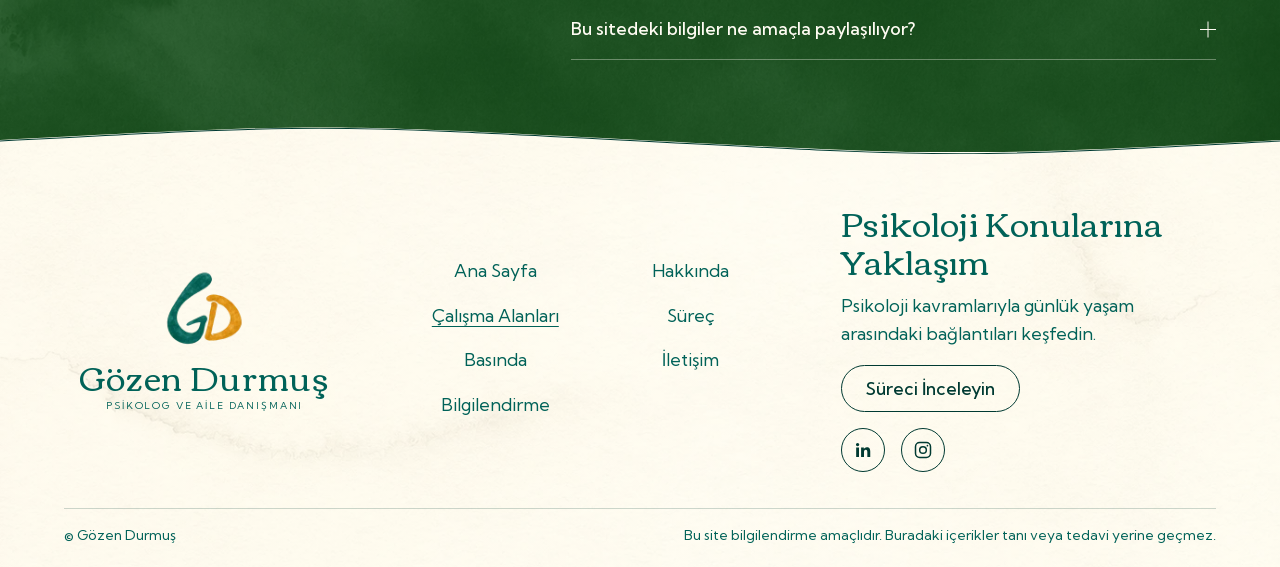
<file: danismanlik/index.html>
<!DOCTYPE html>

<html lang="tr">
<head>
<meta charset="utf-8"/>
<meta content="width=device-width, initial-scale=1" name="viewport"/>
<meta content="#def3f3" name="theme-color"/>
<title>Çalışma Alanları | Gözen Durmuş</title>
<meta content="Aile ve çift ilişkileri, beden algısı, duygusal yeme, akran zorbalığı, yas ve motivasyon üzerine konu başlıkları." name="description"/>
<meta content="website" property="og:type"/><meta content="tr_TR" property="og:locale"/>
<meta content="Çalışma Alanları | Gözen Durmuş" property="og:title"/>
  <meta content="Gözen Durmuş" property="og:site_name"/>
  <meta content="Aile ve çift ilişkileri, beden algısı, duygusal yeme, akran zorbalığı, yas ve motivasyon üzerine konu başlıkları." property="og:description"/>
<link href="../assets/favicon-gd.png" rel="icon" sizes="64x64" type="image/png"/>
<link href="../assets/site.css" rel="stylesheet"/>
<script defer="" src="../assets/site.js"></script>
  <link rel="canonical" href="https://psikologgozendurmus.com/danismanlik/">
  <meta property="og:url" content="https://psikologgozendurmus.com/danismanlik/">
  <meta property="og:image" content="https://psikologgozendurmus.com/assets/gozen-durmus-768.jpg">
  <meta property="og:image:alt" content="Gözen Durmuş portresi">
</head>
<body><a class="skip-link" href="#main-content">İçeriğe geç</a>
<header class="site-header">
<div class="header-inner">
<nav aria-label="Ana menü" class="desktop-navigation"><ul class="header-links"><li><a href="../hakkinda/">Hakkında</a></li><li><a aria-current="page" href="../danismanlik/">Çalışma Alanları</a></li><li><a href="../surec/">Süreç</a></li><li><a href="../basinda/">Basında</a></li></ul></nav>
<a aria-label="Gözen Durmuş ana sayfası" class="site-logo" href="../">
<img alt="" decoding="async" height="192" src="../assets/gozen-durmus-gd-mark.webp" width="192"/>
</a>
<div class="header-contact"><a class="button button-outline" href="../iletisim/">İletişim</a></div>
<details class="mobile-menu" data-mobile-menu="">
<summary aria-label="Ana menü" class="menu-toggle"><span aria-hidden="true"></span><span aria-hidden="true"></span><span aria-hidden="true"></span></summary>
<nav aria-label="Mobil ana menü" class="mobile-navigation"><ul class="mobile-links"><li><a href="../">Ana Sayfa</a></li><li><a href="../hakkinda/">Hakkında</a></li><li><a aria-current="page" href="../danismanlik/">Çalışma Alanları</a></li><li><a href="../surec/">Süreç</a></li><li><a href="../basinda/">Basında</a></li><li><a href="../iletisim/">İletişim</a></li></ul></nav>
</details>
</div>
</header>
<main id="main-content" tabindex="-1"><section class="page-hero section-aqua counseling-hero hero-with-hills">
<div class="page-width hero-copy"><h1>Çalışma Alanları</h1><p>Psikoloji ve aile ilişkileri üzerine konu başlıkları</p></div>
<img alt="" class="hero-hills" decoding="async" height="634" sizes="100vw" src="../assets/therapy-hills-500.webp" srcset="../assets/therapy-hills-500.webp 500w, ../assets/therapy-hills-1000.webp 1000w, ../assets/therapy-hills-1500.webp 1500w, ../assets/therapy-hills-2500.webp 2500w" width="2500"/>
</section>
<section aria-label="Çalışma alanları" class="counseling-services section-paper"><div class="page-width service-list">
<article class="service-block" id="aile-ve-cift">
<div class="service-art"><img alt="" decoding="async" height="766" loading="lazy" sizes="(min-width: 768px) 145px, 90px" src="../assets/sun-300.webp" srcset="../assets/sun-300.webp 300w, ../assets/sun-500.webp 500w, ../assets/sun-750.webp 750w" width="750"/></div>
<div class="service-copy"><h2>Aile ve Çift İlişkileri</h2><p>Aile içi iletişim, ilişkilerde sınırlar ve tekrarlayan anlaşmazlıklar bu başlığın odağındadır.</p>
<details class="service-details"><summary>Konu ayrıntılarını inceleyin</summary>
<div class="service-detail-grid"><div><h3>Kimler için uygundur?</h3><ul><li>Tekrarlayan anlaşmazlıklar ve çift iletişimi üzerine bilgi arayanlar</li><li>İlişkilerde değişim dönemleriyle ilgilenenler</li><li>Ebeveynlik rolleri ve aile içi iletişim üzerine okumak isteyenler</li></ul></div><div><h3>Konu başlıkları</h3><ul><li>İhtiyaçları yargılamadan ifade etme</li><li>Ailede değişim ve krizlerle baş etme</li><li>Ebeveynlik rolleri ve bağlanma</li></ul></div></div>
</details>
</div>
</article>
<article class="service-block service-block-alternate" id="obezite-ve-duygusal-yeme">
<div class="service-art"><img alt="" decoding="async" height="766" loading="lazy" sizes="(min-width: 768px) 145px, 90px" src="../assets/aqua-flower-300.webp" srcset="../assets/aqua-flower-300.webp 300w, ../assets/aqua-flower-500.webp 500w, ../assets/aqua-flower-750.webp 750w" width="750"/></div>
<div class="service-copy"><h2>Obezite Psikolojisi ve Duygusal Yeme</h2><p>Stresin, duygusal açlığın ve diyet yorgunluğunun yeme davranışıyla ilişkisi bu başlıkta ele alınır.</p>
<details class="service-details"><summary>Konu ayrıntılarını inceleyin</summary>
<div class="service-detail-grid"><div><h3>Kimler için uygundur?</h3><ul><li>Stres ve yeme davranışı arasındaki ilişkiyi merak edenler</li><li>Diyet yorgunluğu kavramını anlamak isteyenler</li><li>Duygusal açlık ve öz bakım konularıyla ilgilenenler</li></ul></div><div><h3>Konu başlıkları</h3><ul><li>Fiziksel ve duygusal açlığı ayırt etme</li><li>Yemekle ilişkili suçluluk duygusunu anlama</li><li>Sürdürülebilir öz bakım</li></ul></div></div>
</details>
</div>
</article>
<article class="service-block" id="akran-zorbaligi">
<div class="service-art"><img alt="" decoding="async" height="766" loading="lazy" sizes="(min-width: 768px) 145px, 90px" src="../assets/red-sprig-300.webp" srcset="../assets/red-sprig-300.webp 300w, ../assets/red-sprig-500.webp 500w, ../assets/red-sprig-750.webp 750w" width="750"/></div>
<div class="service-copy"><h2>Akran Zorbalığı ve Sosyal Dışlanma</h2><p>Okulda, sosyal çevrede ya da internette yaşanan zorbalık ve dışlanmanın özdeğerle ilişkisi ele alınır.</p>
<details class="service-details"><summary>Konu ayrıntılarını inceleyin</summary>
<div class="service-detail-grid"><div><h3>Kimler için uygundur?</h3><ul><li>Sözel, fiziksel ve dijital zorbalık türlerini tanımak isteyenler</li><li>Akran zorbalığı üzerine bilgi arayan ebeveynler</li><li>Sosyal dışlanma ve özdeğer arasındaki ilişkiyi merak edenler</li></ul></div><div><h3>Konu başlıkları</h3><ul><li>Sağlıklı sınırlar ve kendini ifade etme</li><li>Utanç ve yetersizlik duygusunu ele alma</li><li>Okul ve ailenin zorbalık farkındalığındaki rolü</li></ul></div></div>
</details>
</div>
</article>
<article class="service-block service-block-alternate" id="beden-algisi">
<div class="service-art"><img alt="" decoding="async" height="766" loading="lazy" sizes="(min-width: 768px) 145px, 90px" src="../assets/fern-300.webp" srcset="../assets/fern-300.webp 300w, ../assets/fern-500.webp 500w, ../assets/fern-750.webp 750w" width="750"/></div>
<div class="service-copy"><h2>Beden Algısı, Özşefkat ve Özdeğer</h2><p>Görünüş baskısı, iç eleştiri ve özşefkatin günlük yaşamla ilişkisi bu başlığın odağındadır.</p>
<details class="service-details"><summary>Konu ayrıntılarını inceleyin</summary>
<div class="service-detail-grid"><div><h3>Kimler için uygundur?</h3><ul><li>Beden algısı ve görünüş baskısı üzerine okumak isteyenler</li><li>Sosyal karşılaştırma ve iç eleştiriyle ilgilenenler</li><li>Beden nötrlüğü ve özşefkat kavramlarını merak edenler</li></ul></div><div><h3>Konu başlıkları</h3><ul><li>Özşefkat ve beden nötrlüğü</li><li>Görünüşe yönelik çevresel baskılarla baş etme</li><li>Özdeğeri görünüşün ötesinde ele alma</li></ul></div></div>
</details>
</div>
</article>
<article class="service-block" id="kayip-ve-yas">
<div class="service-art"><img alt="" decoding="async" height="697" loading="lazy" sizes="(min-width: 768px) 145px, 90px" src="../assets/teal-sprig-300.webp" srcset="../assets/teal-sprig-300.webp 300w, ../assets/teal-sprig-500.webp 500w, ../assets/teal-sprig-750.webp 750w" width="750"/></div>
<div class="service-copy"><h2>Kayıp, Yas ve Psikolojik Dayanıklılık</h2><p>Kayıp, ayrılık ve önemli yaşam değişikliklerine eşlik edebilen duygular ile psikolojik dayanıklılık üzerine bilgiler.</p>
<details class="service-details"><summary>Konu ayrıntılarını inceleyin</summary>
<div class="service-detail-grid"><div><h3>Kimler için uygundur?</h3><ul><li>Kayıp ve yas üzerine bilgi arayanlar</li><li>Sağlıkla ilgili değişimlerin duygusal yönüyle ilgilenenler</li><li>Yaşam değişimleri ve psikolojik dayanıklılık üzerine okumak isteyenler</li></ul></div><div><h3>Konu başlıkları</h3><ul><li>Yasın kişisel deneyimini anlamlandırma</li><li>Zor duygularla ve krizlerle baş etme</li><li>Yeni bir yön ve anlam arayışı</li></ul></div></div>
</details>
</div>
</article>
<article class="service-block service-block-alternate" id="motivasyon">
<div class="service-art"><img alt="" decoding="async" height="697" loading="lazy" sizes="(min-width: 768px) 145px, 90px" src="../assets/gold-dots-300.webp" srcset="../assets/gold-dots-300.webp 300w, ../assets/gold-dots-500.webp 500w, ../assets/gold-dots-750.webp 750w" width="750"/></div>
<div class="service-copy"><h2>Yaşam Motivasyonu ve Psikolojik Güçlenme</h2><p>Motivasyon, öz-yeterlilik ve hedef belirlemenin eğitim, iş ve günlük yaşamla ilişkisi ele alınır.</p>
<details class="service-details"><summary>Konu ayrıntılarını inceleyin</summary>
<div class="service-detail-grid"><div><h3>Kimler için uygundur?</h3><ul><li>Eğitim ve iş yaşamında motivasyon üzerine bilgi arayanlar</li><li>Özgüven ve öz-yeterlilik kavramlarını merak edenler</li><li>Hedef belirleme ve geleceğe ilişkin belirsizlik konularıyla ilgilenenler</li></ul></div><div><h3>Konu başlıkları</h3><ul><li>Yapabilme inancını ve hedef belirleme becerisini geliştirme</li><li>Odaklanma ve kaygı yönetimi</li><li>Toplumsal önyargılar karşısında kendi yolunu belirleme</li></ul></div></div>
</details>
</div>
</article>
</div></section>

<section class="topic-resources section-teal-wash section-wave section-wave-teal">
<div class="page-width topic-resources-inner">
<h2>Konuları Keşfedin</h2>
<div class="topic-resources-grid">
<div>
<img alt="" class="topic-resources-art" decoding="async" height="697" loading="lazy" sizes="90px" src="../assets/red-shape-300.webp" srcset="../assets/red-shape-300.webp 300w, ../assets/red-shape-500.webp 500w, ../assets/red-shape-750.webp 750w" width="750"/>
<h3>Duygular ve Davranışlar</h3>
<p>Duygusal yeme, beden algısı ve motivasyon üzerine sitedeki konu başlıklarına göz atın.</p>
</div>
<div>
<img alt="" class="topic-resources-art" decoding="async" height="697" loading="lazy" sizes="90px" src="../assets/gold-dots-300.webp" srcset="../assets/gold-dots-300.webp 300w, ../assets/gold-dots-500.webp 500w, ../assets/gold-dots-750.webp 750w" width="750"/>
<h3>Aile ve İlişkiler</h3>
<p>Aile içi iletişim, ilişkilerde sınırlar ve sosyal çevrenin rolü üzerine konu başlıklarını inceleyin.</p>
</div>
</div>
<a class="button" href="../surec/">Süreci İnceleyin</a>
</div>
</section>
<section class="faq-section section-dark-green section-wave section-wave-paper" id="sss"><div class="page-width faq-inner">
<div><h2>Sıkça Sorulan Sorular</h2><p>Sitedeki konular, mesleki geçmiş ve kaynaklara erişim hakkında.</p></div>
<div class="accordion" data-accordion="">
<details class="accordion-item" name="faq">
<summary class="accordion-summary"><span>Bu sitede hangi konular yer alıyor?</span><span aria-hidden="true" class="accordion-icon"></span></summary>
<div class="accordion-answer"><p>Aile ve çift ilişkileri, duygusal yeme, beden algısı, akran zorbalığı, kayıp ve yas ile yaşam motivasyonu üzerine bilgiler bulabilirsiniz.</p></div>
</details>
<details class="accordion-item" name="faq">
<summary class="accordion-summary"><span>Gözen Durmuş’un eğitim geçmişini nereden okuyabilirim?</span><span aria-hidden="true" class="accordion-icon"></span></summary>
<div class="accordion-answer"><p>Psikoloji eğitimi, mesleki ilgi alanları ve yaşam öyküsü Hakkında sayfasında yer alıyor.</p><a href="../hakkinda/">Hakkında sayfasını açın</a></div>
</details>
<details class="accordion-item" name="faq">
<summary class="accordion-summary"><span>Röportajlara ve yayımlanan haberlere nereden ulaşabilirim?</span><span aria-hidden="true" class="accordion-icon"></span></summary>
<div class="accordion-answer"><p>Basında sayfası, Gözen Durmuş’un yer aldığı haber ve röportajları kaynak bağlantılarıyla bir araya getirir.</p><a href="../basinda/">Basında sayfasını açın</a></div>
</details>
<details class="accordion-item" name="faq">
<summary class="accordion-summary"><span>Gözen Durmuş’un mesleki profilini nerede bulabilirim?</span><span aria-hidden="true" class="accordion-icon"></span></summary>
<div class="accordion-answer"><p>İletişim sayfasında kamuya açık LinkedIn profiline ve Instagram’da yayımlanmış bir röportaja bağlantı bulunur.</p><a href="../iletisim/">İletişim sayfasını açın</a></div>
</details>
<details class="accordion-item" name="faq">
<summary class="accordion-summary"><span>Bu sitedeki bilgiler ne amaçla paylaşılıyor?</span><span aria-hidden="true" class="accordion-icon"></span></summary>
<div class="accordion-answer"><p>Bu site bilgilendirme amaçlıdır. Buradaki içerikler tanı veya tedavi yerine geçmez.</p><a href="../bilgilendirme/">Bilgilendirme sayfasını açın</a></div>
</details>
</div>
</div></section></main>
<footer class="site-footer section-footer-paper section-wave">
<div class="page-width footer-inner">
<a aria-label="Gözen Durmuş ana sayfası" class="footer-wordmark" href="../">
<img alt="" class="wordmark-image" height="192" loading="lazy" src="../assets/gozen-durmus-gd-mark.webp" width="192"/>
<span class="wordmark-name">Gözen Durmuş</span>
<span class="wordmark-role">Psikolog ve Aile Danışmanı</span>
</a>
<nav aria-label="Alt menü" class="footer-navigation">
<ul class="footer-links"><li><a href="../">Ana Sayfa</a></li><li><a href="../hakkinda/">Hakkında</a></li><li><a aria-current="page" href="../danismanlik/">Çalışma Alanları</a></li><li><a href="../surec/">Süreç</a></li><li><a href="../basinda/">Basında</a></li><li><a href="../iletisim/">İletişim</a></li><li><a href="../bilgilendirme/">Bilgilendirme</a></li></ul>
</nav>
<section aria-labelledby="footer-title" class="footer-next-step">
<h2 id="footer-title">Psikoloji Konularına Yaklaşım</h2>
<p>Psikoloji kavramlarıyla günlük yaşam arasındaki bağlantıları keşfedin.</p>
<a class="button button-outline" href="../surec/">Süreci İnceleyin</a>
<div class="footer-profile-links">
<a href="https://tr.linkedin.com/in/g%C3%B6zen-durmus-878b31290" aria-label="Gözen Durmuş’un LinkedIn profili">
<svg aria-hidden="true" focusable="false" width="20" height="20" viewBox="0 0 24 24" fill="currentColor"><path d="M5.5 3.5a2 2 0 1 0 0 4 2 2 0 0 0 0-4ZM3.8 9h3.4v11.5H3.8V9Zm5.9 0H13v1.6h.1a4 4 0 0 1 3.4-1.9c3.6 0 4.2 2.3 4.2 5.2v6.6h-3.5v-6c0-1.4-.3-2.7-1.9-2.7-1.7 0-2.1 1.4-2.1 2.7v6H9.7V9Z"/></svg>
</a>
<a href="https://www.instagram.com/psikologgozendurmuss" aria-label="Gözen Durmuş’un Instagram profili">
<svg aria-hidden="true" focusable="false" width="20" height="20" viewBox="0 0 24 24" fill="none" stroke="currentColor" stroke-width="1.8"><rect x="3" y="3" width="18" height="18" rx="5"/><circle cx="12" cy="12" r="4"/><circle cx="17.3" cy="6.8" r="1" fill="currentColor" stroke="none"/></svg>
</a>
</div>
</section>
</div>
<div class="page-width footer-credits"><span>© Gözen Durmuş</span><span>Bu site bilgilendirme amaçlıdır. Buradaki içerikler tanı veya tedavi yerine geçmez.</span></div>
</footer>
</body></html>
</file>
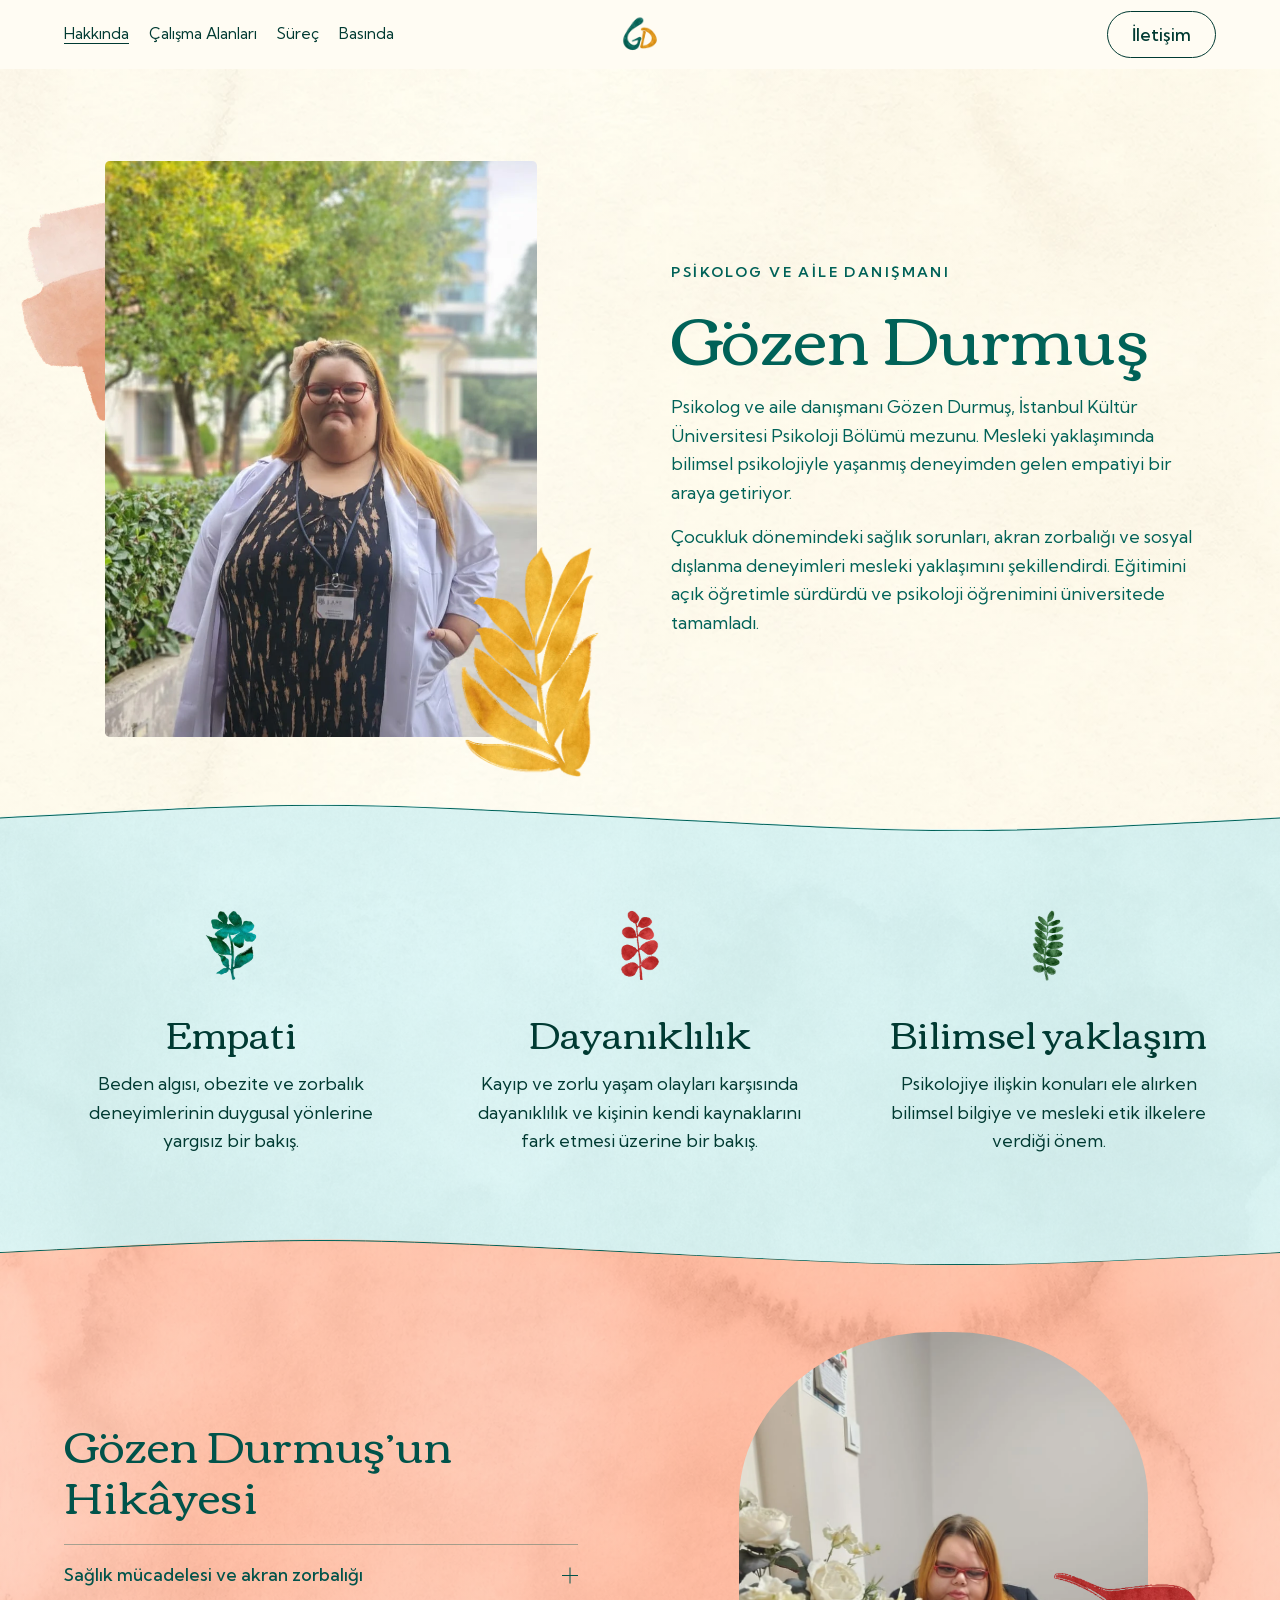
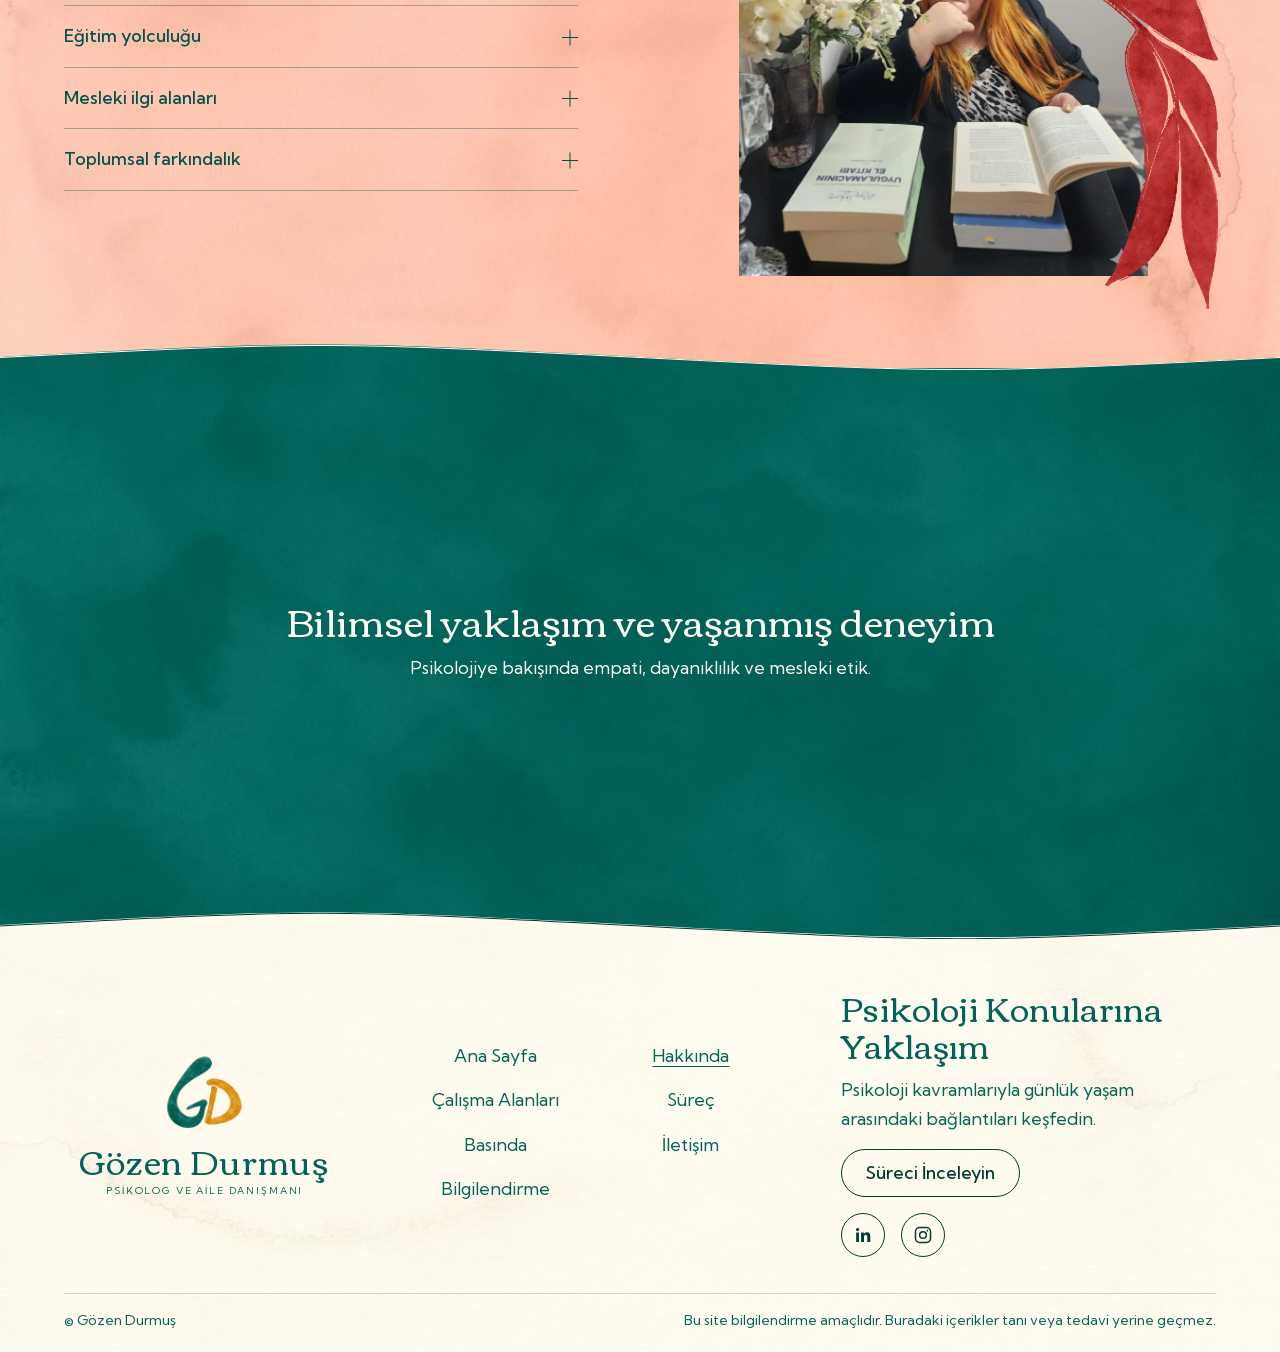
<file: hakkinda/index.html>
<!DOCTYPE html>

<html lang="tr">
<head>
<meta charset="utf-8"/>
<meta content="width=device-width, initial-scale=1" name="viewport"/>
<meta content="#def3f3" name="theme-color"/>
<title>Hakkında | Gözen Durmuş</title>
<meta content="Psikolog ve aile danışmanı Gözen Durmuş’un eğitim yolculuğu ve mesleki yaklaşımı." name="description"/>
<meta content="website" property="og:type"/><meta content="tr_TR" property="og:locale"/>
<meta content="Hakkında | Gözen Durmuş" property="og:title"/>
  <meta content="Gözen Durmuş" property="og:site_name"/>
  <meta content="Psikolog ve aile danışmanı Gözen Durmuş’un eğitim yolculuğu ve mesleki yaklaşımı." property="og:description"/>
<link href="../assets/favicon-gd.png" rel="icon" sizes="64x64" type="image/png"/>
<link href="../assets/site.css" rel="stylesheet"/>
<script defer="" src="../assets/site.js"></script>
<script type="application/ld+json">{"@context":"https://schema.org","@type":"ProfilePage","mainEntity":{"@type":"Person","name":"Gözen Durmuş","jobTitle":"Psikolog ve Aile Danışmanı","alumniOf":{"@type":"CollegeOrUniversity","name":"İstanbul Kültür Üniversitesi"},"sameAs":["https://tr.linkedin.com/in/g%C3%B6zen-durmus-878b31290"]}}</script>
  <link rel="canonical" href="https://psikologgozendurmus.com/hakkinda/">
  <meta property="og:url" content="https://psikologgozendurmus.com/hakkinda/">
  <meta property="og:image" content="https://psikologgozendurmus.com/assets/gozen-durmus-about-books.jpg">
  <meta property="og:image:alt" content="Gözen Durmuş, masada açık bir kitap okurken">
</head>
<body><a class="skip-link" href="#main-content">İçeriğe geç</a>
<header class="site-header">
<div class="header-inner">
<nav aria-label="Ana menü" class="desktop-navigation"><ul class="header-links"><li><a aria-current="page" href="../hakkinda/">Hakkında</a></li><li><a href="../danismanlik/">Çalışma Alanları</a></li><li><a href="../surec/">Süreç</a></li><li><a href="../basinda/">Basında</a></li></ul></nav>
<a aria-label="Gözen Durmuş ana sayfası" class="site-logo" href="../">
<img alt="" decoding="async" height="192" src="../assets/gozen-durmus-gd-mark.webp" width="192"/>
</a>
<div class="header-contact"><a class="button button-outline" href="../iletisim/">İletişim</a></div>
<details class="mobile-menu" data-mobile-menu="">
<summary aria-label="Ana menü" class="menu-toggle"><span aria-hidden="true"></span><span aria-hidden="true"></span><span aria-hidden="true"></span></summary>
<nav aria-label="Mobil ana menü" class="mobile-navigation"><ul class="mobile-links"><li><a href="../">Ana Sayfa</a></li><li><a aria-current="page" href="../hakkinda/">Hakkında</a></li><li><a href="../danismanlik/">Çalışma Alanları</a></li><li><a href="../surec/">Süreç</a></li><li><a href="../basinda/">Basında</a></li><li><a href="../iletisim/">İletişim</a></li></ul></nav>
</details>
</div>
</header>
<main id="main-content" tabindex="-1"><section class="about-introduction section-paper"><div class="page-width about-introduction-grid">
<div class="about-art">
<img alt="" class="about-brush" decoding="async" height="566" loading="lazy" sizes="310px" src="../assets/peach-brush-300.webp" srcset="../assets/peach-brush-300.webp 300w, ../assets/peach-brush-500.webp 500w, ../assets/peach-brush-750.webp 750w" width="750"/>
<img alt="Gözen Durmuş, ağaçların önünde" class="about-portrait" decoding="async" fetchpriority="high" height="1090" sizes="(min-width: 1440px) 34rem, (min-width: 768px) 38vw, min(69vw, 34rem)" src="../assets/gozen-durmus-about-outdoors-384.webp" srcset="../assets/gozen-durmus-about-outdoors-384.webp 384w, ../assets/gozen-durmus-about-outdoors-864.webp 864w" width="864"/>
<img alt="" class="about-leaves" decoding="async" height="1216" loading="lazy" sizes="155px" src="../assets/gold-leaves-300.webp" srcset="../assets/gold-leaves-300.webp 300w, ../assets/gold-leaves-500.webp 500w, ../assets/gold-leaves-750.webp 750w" width="750"/>
</div>
<div class="about-copy"><p class="section-eyebrow">Psikolog ve Aile Danışmanı</p><h1>Gözen Durmuş</h1>
<p>Psikolog ve aile danışmanı Gözen Durmuş, İstanbul Kültür Üniversitesi Psikoloji Bölümü mezunu. Mesleki yaklaşımında bilimsel psikolojiyle yaşanmış deneyimden gelen empatiyi bir araya getiriyor.</p>
<p>Çocukluk dönemindeki sağlık sorunları, akran zorbalığı ve sosyal dışlanma deneyimleri mesleki yaklaşımını şekillendirdi. Eğitimini açık öğretimle sürdürdü ve psikoloji öğrenimini üniversitede tamamladı.</p>
</div>
</div></section>
<section class="about-values section-about-wash section-wave section-wave-teal"><div class="page-width values-grid">
<div class="value-card"><img alt="" class="value-art" decoding="async" height="697" loading="lazy" sizes="120px" src="../assets/teal-sprig-300.webp" srcset="../assets/teal-sprig-300.webp 300w, ../assets/teal-sprig-500.webp 500w, ../assets/teal-sprig-750.webp 750w" width="750"/><h2>Empati</h2><p>Beden algısı, obezite ve zorbalık deneyimlerinin duygusal yönlerine yargısız bir bakış.</p></div><div class="value-card"><img alt="" class="value-art" decoding="async" height="697" loading="lazy" sizes="120px" src="../assets/red-stem-300.webp" srcset="../assets/red-stem-300.webp 300w, ../assets/red-stem-500.webp 500w, ../assets/red-stem-750.webp 750w" width="750"/><h2>Dayanıklılık</h2><p>Kayıp ve zorlu yaşam olayları karşısında dayanıklılık ve kişinin kendi kaynaklarını fark etmesi üzerine bir bakış.</p></div><div class="value-card"><img alt="" class="value-art" decoding="async" height="697" loading="lazy" sizes="120px" src="../assets/green-stem-300.webp" srcset="../assets/green-stem-300.webp 300w, ../assets/green-stem-500.webp 500w, ../assets/green-stem-750.webp 750w" width="750"/><h2>Bilimsel yaklaşım</h2><p>Psikolojiye ilişkin konuları ele alırken bilimsel bilgiye ve mesleki etik ilkelere verdiği önem.</p></div>
</div></section>
<section class="about-story section-peach section-wave section-wave-teal"><div class="page-width story-grid">
<div><h2>Gözen Durmuş’un Hikâyesi</h2><div class="accordion" data-accordion=""><details class="accordion-item" name="biography">
<summary class="accordion-summary"><span>Sağlık mücadelesi ve akran zorbalığı</span><span aria-hidden="true" class="accordion-icon"></span></summary>
<div class="accordion-answer"><p>Bebeklikte geçirdiği sağlık sorunu ve kortizon tedavisinin ardından başlayan obezite deneyimi, çocuklukta dışlanma ve zorbalıkla bir araya geldi. Bu deneyimler, beden algısı ve zorbalığa ilişkin bakış açısını şekillendirdi.</p></div>
</details><details class="accordion-item" name="biography">
<summary class="accordion-summary"><span>Eğitim yolculuğu</span><span aria-hidden="true" class="accordion-icon"></span></summary>
<div class="accordion-answer"><p>Sağlık sorunları ve ailesini küçük yaşta kaybetmesi örgün eğitime devam etmesini güçleştirdi. Açık öğretimde ilk ve ortaöğretimini tamamladı, kendi çabasıyla yabancı dil öğrendi ve İstanbul Kültür Üniversitesi’nde psikoloji okudu.</p></div>
</details><details class="accordion-item" name="biography">
<summary class="accordion-summary"><span>Mesleki ilgi alanları</span><span aria-hidden="true" class="accordion-icon"></span></summary>
<div class="accordion-answer"><p>Beden algısı, duygusal yeme, akran zorbalığı ve aile içi iletişim mesleki ilgi alanları arasında.</p></div>
</details><details class="accordion-item" name="biography">
<summary class="accordion-summary"><span>Toplumsal farkındalık</span><span aria-hidden="true" class="accordion-icon"></span></summary>
<div class="accordion-answer"><p>Basın ve dijital platformlardaki söyleşilerinde akran zorbalığı, obeziteye yönelik önyargılar ve psikolojik dayanıklılık konularını ele alıyor.</p></div>
</details></div></div>
<div class="story-art"><img alt="Gözen Durmuş, masada açık bir kitap okurken" class="story-portrait" decoding="async" height="1184" loading="lazy" sizes="(min-width: 768px) 34vw, 70vw" src="../assets/gozen-durmus-about-books-384.webp" srcset="../assets/gozen-durmus-about-books-384.webp 384w, ../assets/gozen-durmus-about-books-864.webp 864w" width="864"/><img alt="" class="story-branch" decoding="async" height="1502" loading="lazy" sizes="160px" src="../assets/red-branch-300.webp" srcset="../assets/red-branch-300.webp 300w, ../assets/red-branch-500.webp 500w, ../assets/red-branch-750.webp 750w" width="750"/></div>
</div></section>
<section class="accent-band section-dark-teal section-wave section-wave-paper"><div class="page-width accent-copy">
<h2>Bilimsel yaklaşım ve yaşanmış deneyim</h2><p>Psikolojiye bakışında empati, dayanıklılık ve mesleki etik.</p>
</div></section></main>
<footer class="site-footer section-footer-paper section-wave">
<div class="page-width footer-inner">
<a aria-label="Gözen Durmuş ana sayfası" class="footer-wordmark" href="../">
<img alt="" class="wordmark-image" height="192" loading="lazy" src="../assets/gozen-durmus-gd-mark.webp" width="192"/>
<span class="wordmark-name">Gözen Durmuş</span>
<span class="wordmark-role">Psikolog ve Aile Danışmanı</span>
</a>
<nav aria-label="Alt menü" class="footer-navigation">
<ul class="footer-links"><li><a href="../">Ana Sayfa</a></li><li><a aria-current="page" href="../hakkinda/">Hakkında</a></li><li><a href="../danismanlik/">Çalışma Alanları</a></li><li><a href="../surec/">Süreç</a></li><li><a href="../basinda/">Basında</a></li><li><a href="../iletisim/">İletişim</a></li><li><a href="../bilgilendirme/">Bilgilendirme</a></li></ul>
</nav>
<section aria-labelledby="footer-title" class="footer-next-step">
<h2 id="footer-title">Psikoloji Konularına Yaklaşım</h2>
<p>Psikoloji kavramlarıyla günlük yaşam arasındaki bağlantıları keşfedin.</p>
<a class="button button-outline" href="../surec/">Süreci İnceleyin</a>
<div class="footer-profile-links">
<a href="https://tr.linkedin.com/in/g%C3%B6zen-durmus-878b31290" aria-label="Gözen Durmuş’un LinkedIn profili">
<svg aria-hidden="true" focusable="false" width="20" height="20" viewBox="0 0 24 24" fill="currentColor"><path d="M5.5 3.5a2 2 0 1 0 0 4 2 2 0 0 0 0-4ZM3.8 9h3.4v11.5H3.8V9Zm5.9 0H13v1.6h.1a4 4 0 0 1 3.4-1.9c3.6 0 4.2 2.3 4.2 5.2v6.6h-3.5v-6c0-1.4-.3-2.7-1.9-2.7-1.7 0-2.1 1.4-2.1 2.7v6H9.7V9Z"/></svg>
</a>
<a href="https://www.instagram.com/psikologgozendurmuss" aria-label="Gözen Durmuş’un Instagram profili">
<svg aria-hidden="true" focusable="false" width="20" height="20" viewBox="0 0 24 24" fill="none" stroke="currentColor" stroke-width="1.8"><rect x="3" y="3" width="18" height="18" rx="5"/><circle cx="12" cy="12" r="4"/><circle cx="17.3" cy="6.8" r="1" fill="currentColor" stroke="none"/></svg>
</a>
</div>
</section>
</div>
<div class="page-width footer-credits"><span>© Gözen Durmuş</span><span>Bu site bilgilendirme amaçlıdır. Buradaki içerikler tanı veya tedavi yerine geçmez.</span></div>
</footer>
</body></html>
</file>
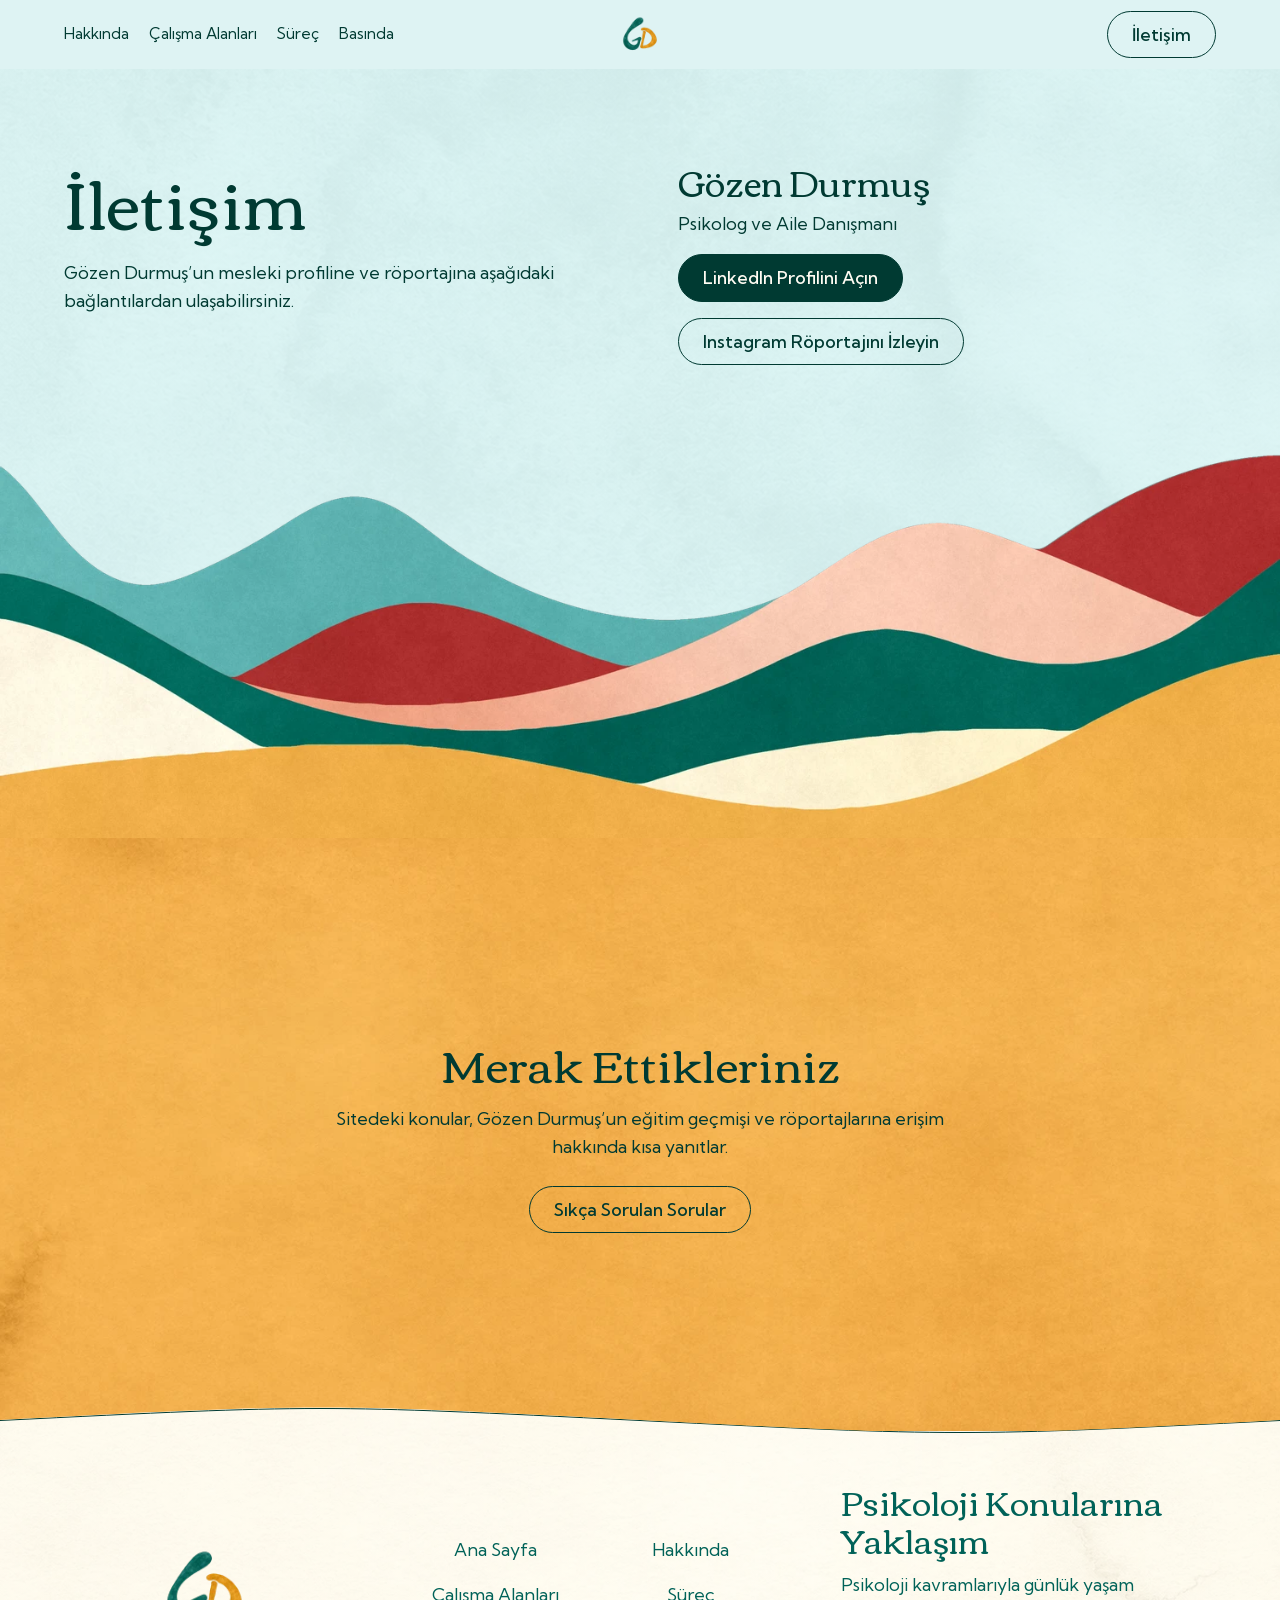
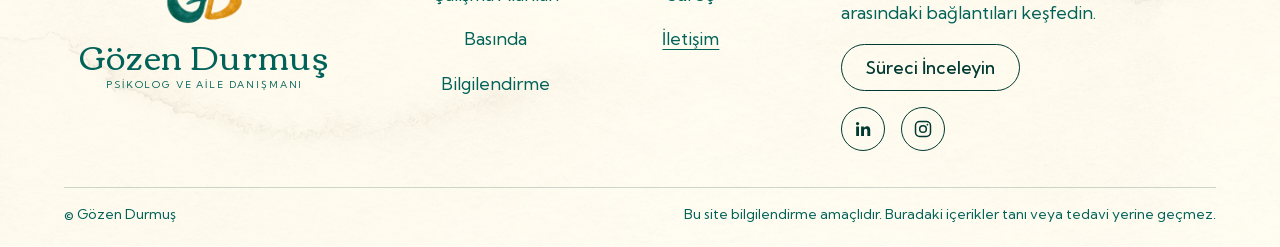
<file: iletisim/index.html>
<!DOCTYPE html>

<html lang="tr">
<head>
<meta charset="utf-8"/>
<meta content="width=device-width, initial-scale=1" name="viewport"/>
<meta content="#def3f3" name="theme-color"/>
<title>İletişim | Gözen Durmuş</title>
<meta content="Psikolog ve Aile Danışmanı Gözen Durmuş’un kamuya açık mesleki bağlantıları." name="description"/>
<meta content="website" property="og:type"/><meta content="tr_TR" property="og:locale"/>
<meta content="İletişim | Gözen Durmuş" property="og:title"/>
  <meta content="Gözen Durmuş" property="og:site_name"/>
  <meta content="Psikolog ve Aile Danışmanı Gözen Durmuş’un kamuya açık mesleki bağlantıları." property="og:description"/>
<link href="../assets/favicon-gd.png" rel="icon" sizes="64x64" type="image/png"/>
<link href="../assets/site.css" rel="stylesheet"/>
<script defer="" src="../assets/site.js"></script>
  <link rel="canonical" href="https://psikologgozendurmus.com/iletisim/">
  <meta property="og:url" content="https://psikologgozendurmus.com/iletisim/">
  <meta property="og:image" content="https://psikologgozendurmus.com/assets/gozen-durmus-768.jpg">
  <meta property="og:image:alt" content="Gözen Durmuş portresi">
</head>
<body><a class="skip-link" href="#main-content">İçeriğe geç</a>
<header class="site-header">
<div class="header-inner">
<nav aria-label="Ana menü" class="desktop-navigation"><ul class="header-links"><li><a href="../hakkinda/">Hakkında</a></li><li><a href="../danismanlik/">Çalışma Alanları</a></li><li><a href="../surec/">Süreç</a></li><li><a href="../basinda/">Basında</a></li></ul></nav>
<a aria-label="Gözen Durmuş ana sayfası" class="site-logo" href="../">
<img alt="" decoding="async" height="192" src="../assets/gozen-durmus-gd-mark.webp" width="192"/>
</a>
<div class="header-contact"><a class="button button-outline" href="../iletisim/">İletişim</a></div>
<details class="mobile-menu" data-mobile-menu="">
<summary aria-label="Ana menü" class="menu-toggle"><span aria-hidden="true"></span><span aria-hidden="true"></span><span aria-hidden="true"></span></summary>
<nav aria-label="Mobil ana menü" class="mobile-navigation"><ul class="mobile-links"><li><a href="../">Ana Sayfa</a></li><li><a href="../hakkinda/">Hakkında</a></li><li><a href="../danismanlik/">Çalışma Alanları</a></li><li><a href="../surec/">Süreç</a></li><li><a href="../basinda/">Basında</a></li><li><a aria-current="page" href="../iletisim/">İletişim</a></li></ul></nav>
</details>
</div>
</header>
<main id="main-content" tabindex="-1"><section class="contact-introduction section-contact-wash"><div class="page-width contact-grid">
<div class="contact-copy"><h1>İletişim</h1><p>Gözen Durmuş’un mesleki profiline ve röportajına aşağıdaki bağlantılardan ulaşabilirsiniz.</p></div>
<div class="contact-links"><h2>Gözen Durmuş</h2><p>Psikolog ve Aile Danışmanı</p>
<a class="button" href="https://tr.linkedin.com/in/g%C3%B6zen-durmus-878b31290">LinkedIn Profilini Açın</a>
<a class="button button-outline" href="https://www.instagram.com/reel/DcbpjigoCzX/">Instagram Röportajını İzleyin</a>
</div>
</div><img alt="" class="contact-hills" decoding="async" height="904" sizes="100vw" src="../assets/contact-hills-500.webp" srcset="../assets/contact-hills-500.webp 500w, ../assets/contact-hills-1000.webp 1000w, ../assets/contact-hills-1500.webp 1500w, ../assets/contact-hills-2500.webp 2500w" width="2500"/></section>
<section class="contact-resources section-gold">
<div class="page-width centered-copy">
<h2>Merak Ettikleriniz</h2>
<p>Sitedeki konular, Gözen Durmuş’un eğitim geçmişi ve röportajlarına erişim hakkında kısa yanıtlar.</p>
<a class="button button-outline" href="../danismanlik/#sss">Sıkça Sorulan Sorular</a>
</div>
</section>
</main>
<footer class="site-footer section-footer-paper section-wave">
<div class="page-width footer-inner">
<a aria-label="Gözen Durmuş ana sayfası" class="footer-wordmark" href="../">
<img alt="" class="wordmark-image" height="192" loading="lazy" src="../assets/gozen-durmus-gd-mark.webp" width="192"/>
<span class="wordmark-name">Gözen Durmuş</span>
<span class="wordmark-role">Psikolog ve Aile Danışmanı</span>
</a>
<nav aria-label="Alt menü" class="footer-navigation">
<ul class="footer-links"><li><a href="../">Ana Sayfa</a></li><li><a href="../hakkinda/">Hakkında</a></li><li><a href="../danismanlik/">Çalışma Alanları</a></li><li><a href="../surec/">Süreç</a></li><li><a href="../basinda/">Basında</a></li><li><a aria-current="page" href="../iletisim/">İletişim</a></li><li><a href="../bilgilendirme/">Bilgilendirme</a></li></ul>
</nav>
<section aria-labelledby="footer-title" class="footer-next-step">
<h2 id="footer-title">Psikoloji Konularına Yaklaşım</h2>
<p>Psikoloji kavramlarıyla günlük yaşam arasındaki bağlantıları keşfedin.</p>
<a class="button button-outline" href="../surec/">Süreci İnceleyin</a>
<div class="footer-profile-links">
<a href="https://tr.linkedin.com/in/g%C3%B6zen-durmus-878b31290" aria-label="Gözen Durmuş’un LinkedIn profili">
<svg aria-hidden="true" focusable="false" width="20" height="20" viewBox="0 0 24 24" fill="currentColor"><path d="M5.5 3.5a2 2 0 1 0 0 4 2 2 0 0 0 0-4ZM3.8 9h3.4v11.5H3.8V9Zm5.9 0H13v1.6h.1a4 4 0 0 1 3.4-1.9c3.6 0 4.2 2.3 4.2 5.2v6.6h-3.5v-6c0-1.4-.3-2.7-1.9-2.7-1.7 0-2.1 1.4-2.1 2.7v6H9.7V9Z"/></svg>
</a>
<a href="https://www.instagram.com/psikologgozendurmuss" aria-label="Gözen Durmuş’un Instagram profili">
<svg aria-hidden="true" focusable="false" width="20" height="20" viewBox="0 0 24 24" fill="none" stroke="currentColor" stroke-width="1.8"><rect x="3" y="3" width="18" height="18" rx="5"/><circle cx="12" cy="12" r="4"/><circle cx="17.3" cy="6.8" r="1" fill="currentColor" stroke="none"/></svg>
</a>
</div>
</section>
</div>
<div class="page-width footer-credits"><span>© Gözen Durmuş</span><span>Bu site bilgilendirme amaçlıdır. Buradaki içerikler tanı veya tedavi yerine geçmez.</span></div>
</footer>
</body></html>
</file>
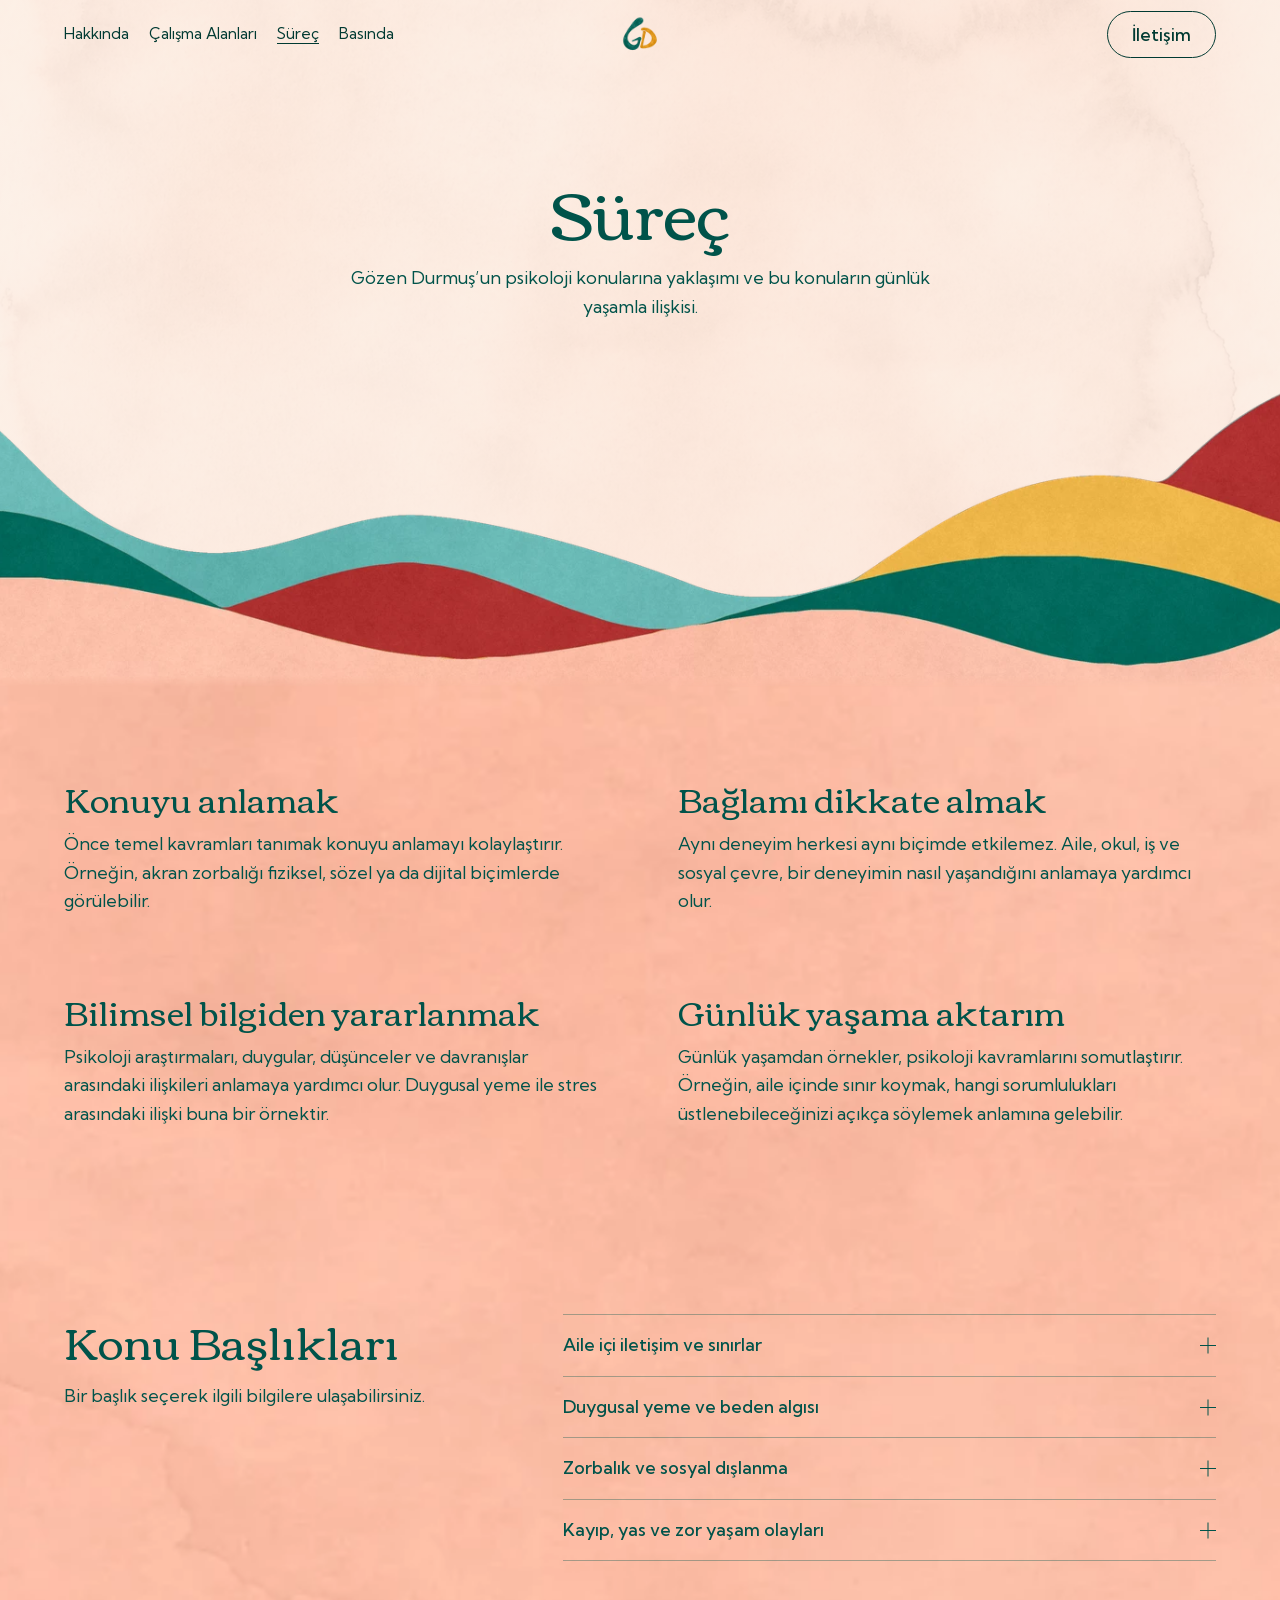
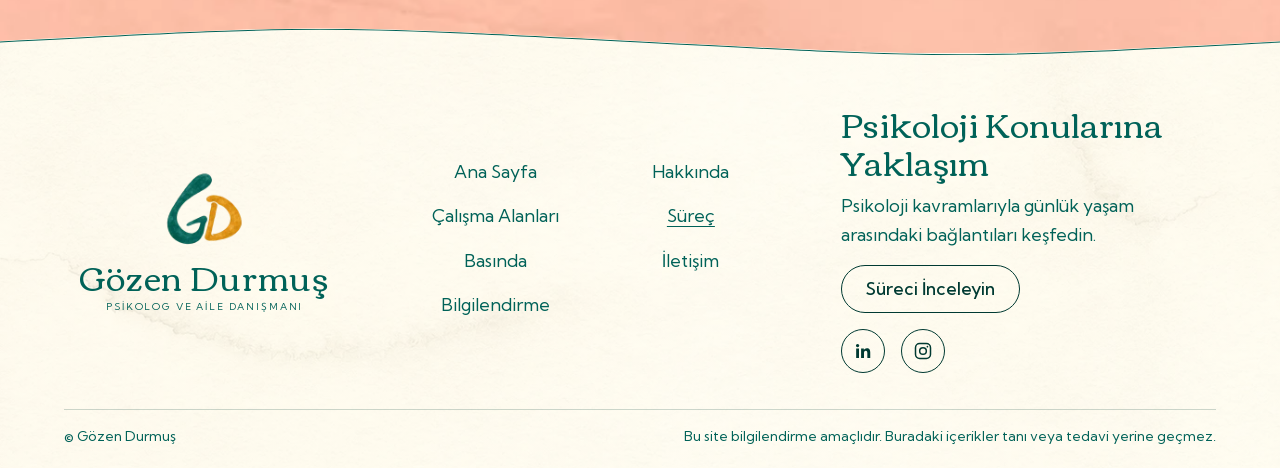
<file: surec/index.html>
<!DOCTYPE html>

<html lang="tr">
<head>
<meta charset="utf-8"/>
<meta content="width=device-width, initial-scale=1" name="viewport"/>
<meta content="#def3f3" name="theme-color"/>
<title>Süreç | Gözen Durmuş</title>
<meta content="Gözen Durmuş’un psikoloji konularına yaklaşımı, bilimsel psikolojinin rolü ve bu konuların günlük yaşamla ilişkisi." name="description"/>
<meta content="website" property="og:type"/><meta content="tr_TR" property="og:locale"/>
<meta content="Süreç | Gözen Durmuş" property="og:title"/>
  <meta content="Gözen Durmuş" property="og:site_name"/>
  <meta content="Gözen Durmuş’un psikoloji konularına yaklaşımı, bilimsel psikolojinin rolü ve bu konuların günlük yaşamla ilişkisi." property="og:description"/>
<link href="../assets/favicon-gd.png" rel="icon" sizes="64x64" type="image/png"/>
<link href="../assets/site.css" rel="stylesheet"/>
<script defer="" src="../assets/site.js"></script>
  <link rel="canonical" href="https://psikologgozendurmus.com/surec/">
  <meta property="og:url" content="https://psikologgozendurmus.com/surec/">
  <meta property="og:image" content="https://psikologgozendurmus.com/assets/gozen-durmus-768.jpg">
  <meta property="og:image:alt" content="Gözen Durmuş portresi">
</head>
<body><a class="skip-link" href="#main-content">İçeriğe geç</a>
<header class="site-header">
<div class="header-inner">
<nav aria-label="Ana menü" class="desktop-navigation"><ul class="header-links"><li><a href="../hakkinda/">Hakkında</a></li><li><a href="../danismanlik/">Çalışma Alanları</a></li><li><a aria-current="page" href="../surec/">Süreç</a></li><li><a href="../basinda/">Basında</a></li></ul></nav>
<a aria-label="Gözen Durmuş ana sayfası" class="site-logo" href="../">
<img alt="" decoding="async" height="192" src="../assets/gozen-durmus-gd-mark.webp" width="192"/>
</a>
<div class="header-contact"><a class="button button-outline" href="../iletisim/">İletişim</a></div>
<details class="mobile-menu" data-mobile-menu="">
<summary aria-label="Ana menü" class="menu-toggle"><span aria-hidden="true"></span><span aria-hidden="true"></span><span aria-hidden="true"></span></summary>
<nav aria-label="Mobil ana menü" class="mobile-navigation"><ul class="mobile-links"><li><a href="../">Ana Sayfa</a></li><li><a href="../hakkinda/">Hakkında</a></li><li><a href="../danismanlik/">Çalışma Alanları</a></li><li><a aria-current="page" href="../surec/">Süreç</a></li><li><a href="../basinda/">Basında</a></li><li><a href="../iletisim/">İletişim</a></li></ul></nav>
</details>
</div>
</header>
<main id="main-content" class="section-peach-panel" tabindex="-1"><section class="process-introduction"><div class="page-width centered-copy">
<h1>Süreç</h1><p>Gözen Durmuş’un psikoloji konularına yaklaşımı ve bu konuların günlük yaşamla ilişkisi.</p>
</div><img alt="" class="process-hills" decoding="async" fetchpriority="high" height="634" sizes="100vw" src="../assets/process-hills-500.webp" srcset="../assets/process-hills-500.webp 500w, ../assets/process-hills-1000.webp 1000w, ../assets/process-hills-1500.webp 1500w, ../assets/process-hills-2500.webp 2500w" width="2500"/></section>

<section class="process-steps" aria-label="Psikoloji konularını ele alma süreci">
<div class="page-width process-step-grid">
<div class="process-step">
<h2>Konuyu anlamak</h2>
<p>Önce temel kavramları tanımak konuyu anlamayı kolaylaştırır. Örneğin, akran zorbalığı fiziksel, sözel ya da dijital biçimlerde görülebilir.</p>
</div>
<div class="process-step">
<h2>Bağlamı dikkate almak</h2>
<p>Aynı deneyim herkesi aynı biçimde etkilemez. Aile, okul, iş ve sosyal çevre, bir deneyimin nasıl yaşandığını anlamaya yardımcı olur.</p>
</div>
<div class="process-step">
<h2>Bilimsel bilgiden yararlanmak</h2>
<p>Psikoloji araştırmaları, duygular, düşünceler ve davranışlar arasındaki ilişkileri anlamaya yardımcı olur. Duygusal yeme ile stres arasındaki ilişki buna bir örnektir.</p>
</div>
<div class="process-step">
<h2>Günlük yaşama aktarım</h2>
<p>Günlük yaşamdan örnekler, psikoloji kavramlarını somutlaştırır. Örneğin, aile içinde sınır koymak, hangi sorumlulukları üstlenebileceğinizi açıkça söylemek anlamına gelebilir.</p>
</div>
</div>
</section>

<section class="process-guide"><div class="page-width guide-inner">
<div><h2>Konu Başlıkları</h2><p>Bir başlık seçerek ilgili bilgilere ulaşabilirsiniz.</p></div>
<div class="guide-options" data-service-guide=""><details class="guide-detail" name="service-guide">
<summary class="accordion-summary"><span>Aile içi iletişim ve sınırlar</span><span aria-hidden="true" class="accordion-icon"></span></summary>
<div class="accordion-answer"><p>İlişkilerde iletişim, sınırlar ve tekrarlayan anlaşmazlıklar üzerine bilgiler.</p><a href="../danismanlik/#aile-ve-cift">Çalışma alanı · Aile içi iletişim ve sınırlar</a></div>
</details><details class="guide-detail" name="service-guide">
<summary class="accordion-summary"><span>Duygusal yeme ve beden algısı</span><span aria-hidden="true" class="accordion-icon"></span></summary>
<div class="accordion-answer"><p>Duygusal açlık, yeme davranışı ve beden algısı arasındaki ilişkiler üzerine bilgiler.</p><a href="../danismanlik/#obezite-ve-duygusal-yeme">Çalışma alanı · Duygusal yeme ve beden algısı</a></div>
</details><details class="guide-detail" name="service-guide">
<summary class="accordion-summary"><span>Zorbalık ve sosyal dışlanma</span><span aria-hidden="true" class="accordion-icon"></span></summary>
<div class="accordion-answer"><p>Akran zorbalığının biçimleri, sosyal dışlanma ve özdeğer üzerine bilgiler.</p><a href="../danismanlik/#akran-zorbaligi">Çalışma alanı · Zorbalık ve sosyal dışlanma</a></div>
</details><details class="guide-detail" name="service-guide">
<summary class="accordion-summary"><span>Kayıp, yas ve zor yaşam olayları</span><span aria-hidden="true" class="accordion-icon"></span></summary>
<div class="accordion-answer"><p>Kayıp, yas ve yaşam değişimlerinin duygusal yönleri üzerine bilgiler.</p><a href="../danismanlik/#kayip-ve-yas">Çalışma alanı · Kayıp, yas ve zor yaşam olayları</a></div>
</details></div>
</div></section></main>
<footer class="site-footer section-footer-paper section-wave section-wave-teal">
<div class="page-width footer-inner">
<a aria-label="Gözen Durmuş ana sayfası" class="footer-wordmark" href="../">
<img alt="" class="wordmark-image" height="192" loading="lazy" src="../assets/gozen-durmus-gd-mark.webp" width="192"/>
<span class="wordmark-name">Gözen Durmuş</span>
<span class="wordmark-role">Psikolog ve Aile Danışmanı</span>
</a>
<nav aria-label="Alt menü" class="footer-navigation">
<ul class="footer-links"><li><a href="../">Ana Sayfa</a></li><li><a href="../hakkinda/">Hakkında</a></li><li><a href="../danismanlik/">Çalışma Alanları</a></li><li><a aria-current="page" href="../surec/">Süreç</a></li><li><a href="../basinda/">Basında</a></li><li><a href="../iletisim/">İletişim</a></li><li><a href="../bilgilendirme/">Bilgilendirme</a></li></ul>
</nav>
<section aria-labelledby="footer-title" class="footer-next-step">
<h2 id="footer-title">Psikoloji Konularına Yaklaşım</h2>
<p>Psikoloji kavramlarıyla günlük yaşam arasındaki bağlantıları keşfedin.</p>
<a class="button button-outline" href="../surec/">Süreci İnceleyin</a>
<div class="footer-profile-links">
<a href="https://tr.linkedin.com/in/g%C3%B6zen-durmus-878b31290" aria-label="Gözen Durmuş’un LinkedIn profili">
<svg aria-hidden="true" focusable="false" width="20" height="20" viewBox="0 0 24 24" fill="currentColor"><path d="M5.5 3.5a2 2 0 1 0 0 4 2 2 0 0 0 0-4ZM3.8 9h3.4v11.5H3.8V9Zm5.9 0H13v1.6h.1a4 4 0 0 1 3.4-1.9c3.6 0 4.2 2.3 4.2 5.2v6.6h-3.5v-6c0-1.4-.3-2.7-1.9-2.7-1.7 0-2.1 1.4-2.1 2.7v6H9.7V9Z"/></svg>
</a>
<a href="https://www.instagram.com/psikologgozendurmuss" aria-label="Gözen Durmuş’un Instagram profili">
<svg aria-hidden="true" focusable="false" width="20" height="20" viewBox="0 0 24 24" fill="none" stroke="currentColor" stroke-width="1.8"><rect x="3" y="3" width="18" height="18" rx="5"/><circle cx="12" cy="12" r="4"/><circle cx="17.3" cy="6.8" r="1" fill="currentColor" stroke="none"/></svg>
</a>
</div>
</section>
</div>
<div class="page-width footer-credits"><span>© Gözen Durmuş</span><span>Bu site bilgilendirme amaçlıdır. Buradaki içerikler tanı veya tedavi yerine geçmez.</span></div>
</footer>
</body></html>
</file>
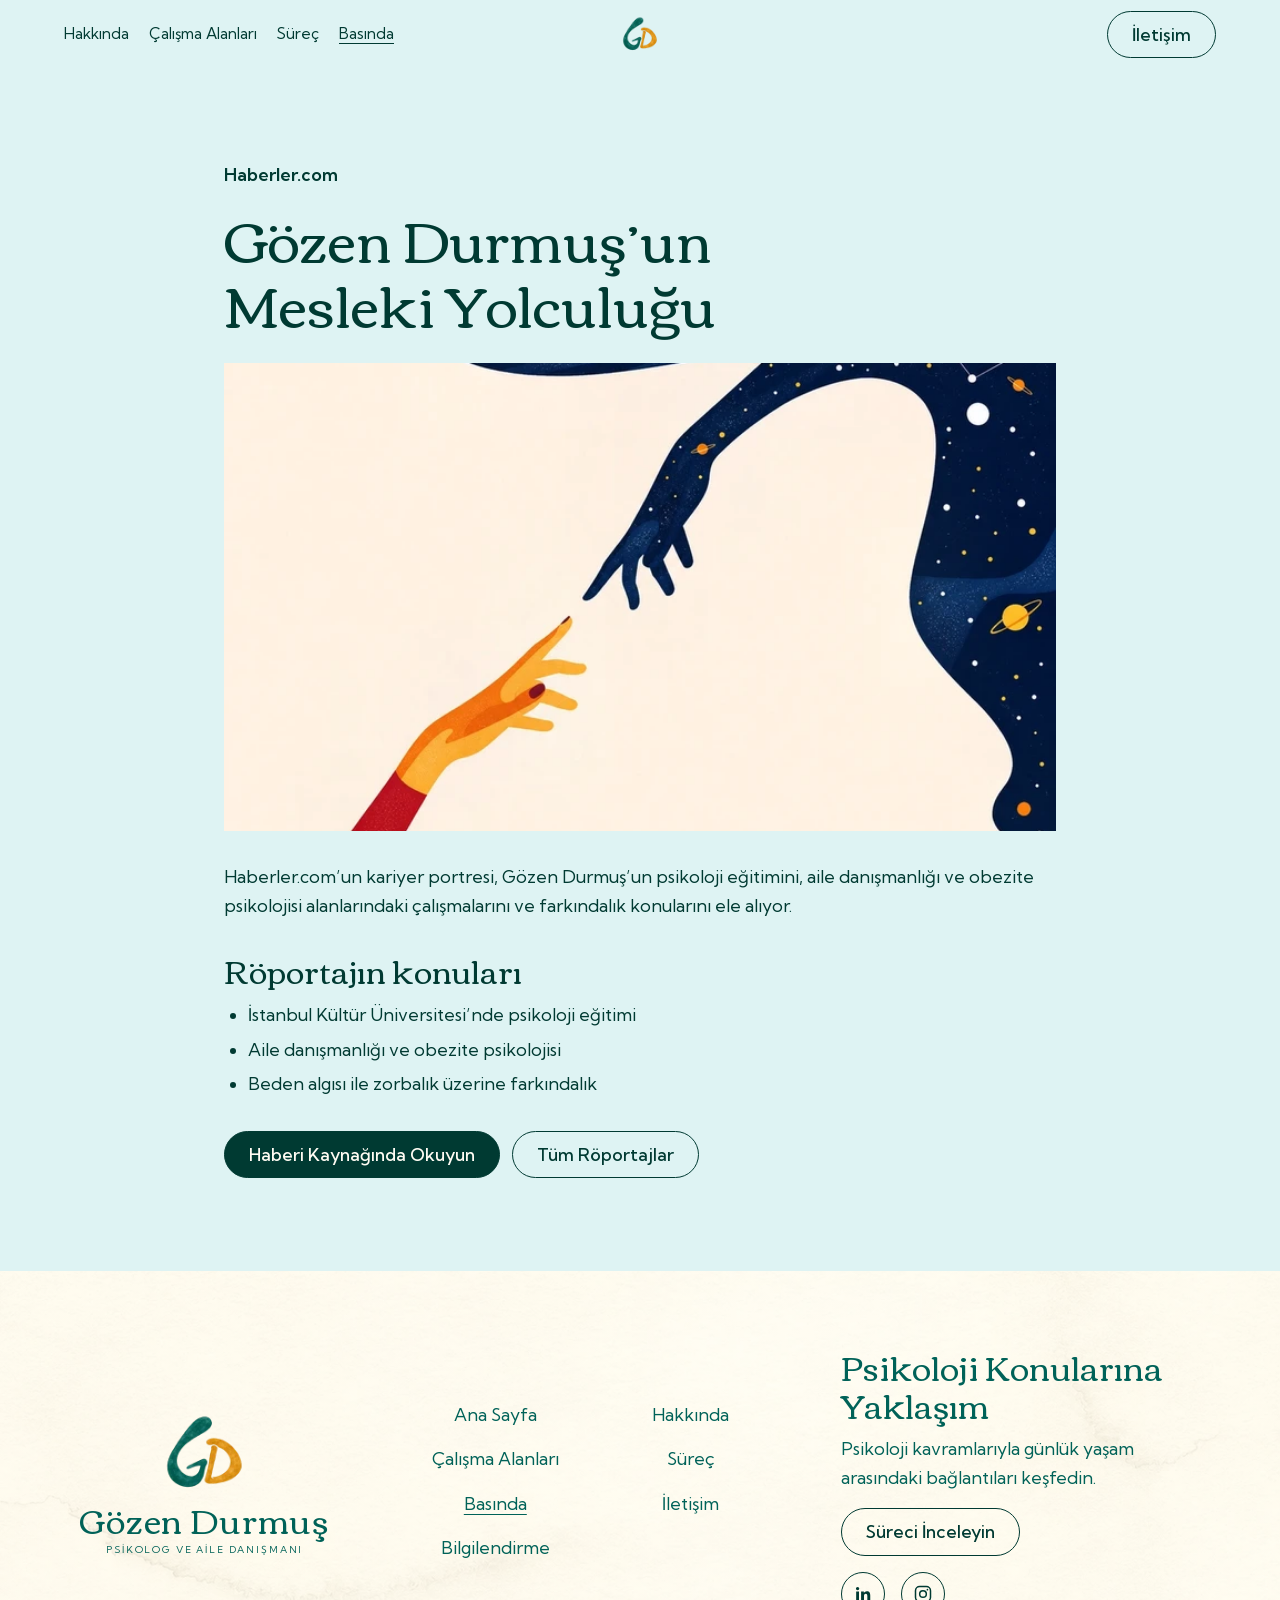
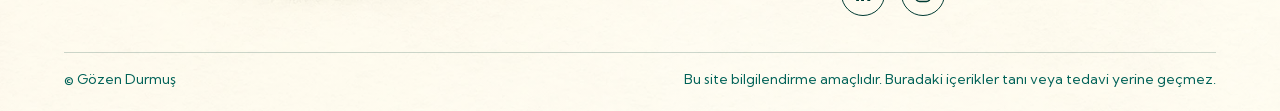
<file: basinda/haberler/index.html>
<!DOCTYPE html>

<html lang="tr">
<head>
<meta charset="utf-8"/>
<meta content="width=device-width, initial-scale=1" name="viewport"/>
<meta content="#def3f3" name="theme-color"/>
<title>Gözen Durmuş’un Mesleki Yolculuğu | Gözen Durmuş</title>
<meta content="Haberler.com’un kariyer portresi, Gözen Durmuş’un psikoloji eğitimini, aile danışmanlığı ve obezite psikolojisi alanlarındaki çalışmalarını ve farkındalık konularını ele alıyor." name="description"/>
<meta content="website" property="og:type"/><meta content="tr_TR" property="og:locale"/>
<meta content="Gözen Durmuş’un Mesleki Yolculuğu | Gözen Durmuş" property="og:title"/>
  <meta content="Gözen Durmuş" property="og:site_name"/>
  <meta content="Haberler.com’un kariyer portresi, Gözen Durmuş’un psikoloji eğitimini, aile danışmanlığı ve obezite psikolojisi alanlarındaki çalışmalarını ve farkındalık konularını ele alıyor." property="og:description"/>
<link href="../../assets/favicon-gd.png" rel="icon" sizes="64x64" type="image/png"/>
<link href="../../assets/site.css" rel="stylesheet"/>
<script defer="" src="../../assets/site.js"></script>
  <link rel="canonical" href="https://psikologgozendurmus.com/basinda/haberler/">
  <meta property="og:url" content="https://psikologgozendurmus.com/basinda/haberler/">
  <meta property="og:image" content="https://psikologgozendurmus.com/assets/gozen-durmus-768.jpg">
  <meta property="og:image:alt" content="Gözen Durmuş portresi">
</head>
<body><a class="skip-link" href="#main-content">İçeriğe geç</a>
<header class="site-header">
<div class="header-inner">
<nav aria-label="Ana menü" class="desktop-navigation"><ul class="header-links"><li><a href="../../hakkinda/">Hakkında</a></li><li><a href="../../danismanlik/">Çalışma Alanları</a></li><li><a href="../../surec/">Süreç</a></li><li><a aria-current="page" href="../../basinda/">Basında</a></li></ul></nav>
<a aria-label="Gözen Durmuş ana sayfası" class="site-logo" href="../../">
<img alt="" decoding="async" height="192" src="../../assets/gozen-durmus-gd-mark.webp" width="192"/>
</a>
<div class="header-contact"><a class="button button-outline" href="../../iletisim/">İletişim</a></div>
<details class="mobile-menu" data-mobile-menu="">
<summary aria-label="Ana menü" class="menu-toggle"><span aria-hidden="true"></span><span aria-hidden="true"></span><span aria-hidden="true"></span></summary>
<nav aria-label="Mobil ana menü" class="mobile-navigation"><ul class="mobile-links"><li><a href="../../">Ana Sayfa</a></li><li><a href="../../hakkinda/">Hakkında</a></li><li><a href="../../danismanlik/">Çalışma Alanları</a></li><li><a href="../../surec/">Süreç</a></li><li><a aria-current="page" href="../../basinda/">Basında</a></li><li><a href="../../iletisim/">İletişim</a></li></ul></nav>
</details>
</div>
</header>
<main id="main-content" tabindex="-1"><section class="press-article section-aqua"><article class="page-width article-body">
<p class="article-outlet">Haberler.com</p><h1>Gözen Durmuş’un Mesleki Yolculuğu</h1>
<img alt="Birbirine uzanan iki elin illüstrasyonu" class="article-image" decoding="async" height="1080" sizes="(min-width: 900px) 740px, 88vw" src="../../assets/reaching-hands-500.webp" srcset="../../assets/reaching-hands-500.webp 500w, ../../assets/reaching-hands-750.webp 750w, ../../assets/reaching-hands-1080.webp 1080w" width="1080"/>
<div class="article-copy"><p>Haberler.com’un kariyer portresi, Gözen Durmuş’un psikoloji eğitimini, aile danışmanlığı ve obezite psikolojisi alanlarındaki çalışmalarını ve farkındalık konularını ele alıyor.</p><h2>Röportajın konuları</h2><ul><li>İstanbul Kültür Üniversitesi’nde psikoloji eğitimi</li><li>Aile danışmanlığı ve obezite psikolojisi</li><li>Beden algısı ile zorbalık üzerine farkındalık</li></ul>
<div class="article-links"><a class="button" href="https://www.haberler.com/haber/gozen-durmus-kimdir-psikolog-gozen-durmus-kac-20315014-haberi/">Haberi Kaynağında Okuyun</a><a class="button button-outline" href="../../basinda/">Tüm Röportajlar</a></div>
</div>
</article></section></main>
<footer class="site-footer section-footer-paper">
<div class="page-width footer-inner">
<a aria-label="Gözen Durmuş ana sayfası" class="footer-wordmark" href="../../">
<img alt="" class="wordmark-image" height="192" loading="lazy" src="../../assets/gozen-durmus-gd-mark.webp" width="192"/>
<span class="wordmark-name">Gözen Durmuş</span>
<span class="wordmark-role">Psikolog ve Aile Danışmanı</span>
</a>
<nav aria-label="Alt menü" class="footer-navigation">
<ul class="footer-links"><li><a href="../../">Ana Sayfa</a></li><li><a href="../../hakkinda/">Hakkında</a></li><li><a href="../../danismanlik/">Çalışma Alanları</a></li><li><a href="../../surec/">Süreç</a></li><li><a aria-current="page" href="../../basinda/">Basında</a></li><li><a href="../../iletisim/">İletişim</a></li><li><a href="../../bilgilendirme/">Bilgilendirme</a></li></ul>
</nav>
<section aria-labelledby="footer-title" class="footer-next-step">
<h2 id="footer-title">Psikoloji Konularına Yaklaşım</h2>
<p>Psikoloji kavramlarıyla günlük yaşam arasındaki bağlantıları keşfedin.</p>
<a class="button button-outline" href="../../surec/">Süreci İnceleyin</a>
<div class="footer-profile-links">
<a href="https://tr.linkedin.com/in/g%C3%B6zen-durmus-878b31290" aria-label="Gözen Durmuş’un LinkedIn profili">
<svg aria-hidden="true" focusable="false" width="20" height="20" viewBox="0 0 24 24" fill="currentColor"><path d="M5.5 3.5a2 2 0 1 0 0 4 2 2 0 0 0 0-4ZM3.8 9h3.4v11.5H3.8V9Zm5.9 0H13v1.6h.1a4 4 0 0 1 3.4-1.9c3.6 0 4.2 2.3 4.2 5.2v6.6h-3.5v-6c0-1.4-.3-2.7-1.9-2.7-1.7 0-2.1 1.4-2.1 2.7v6H9.7V9Z"/></svg>
</a>
<a href="https://www.instagram.com/psikologgozendurmuss" aria-label="Gözen Durmuş’un Instagram profili">
<svg aria-hidden="true" focusable="false" width="20" height="20" viewBox="0 0 24 24" fill="none" stroke="currentColor" stroke-width="1.8"><rect x="3" y="3" width="18" height="18" rx="5"/><circle cx="12" cy="12" r="4"/><circle cx="17.3" cy="6.8" r="1" fill="currentColor" stroke="none"/></svg>
</a>
</div>
</section>
</div>
<div class="page-width footer-credits"><span>© Gözen Durmuş</span><span>Bu site bilgilendirme amaçlıdır. Buradaki içerikler tanı veya tedavi yerine geçmez.</span></div>
</footer>
</body></html>
</file>
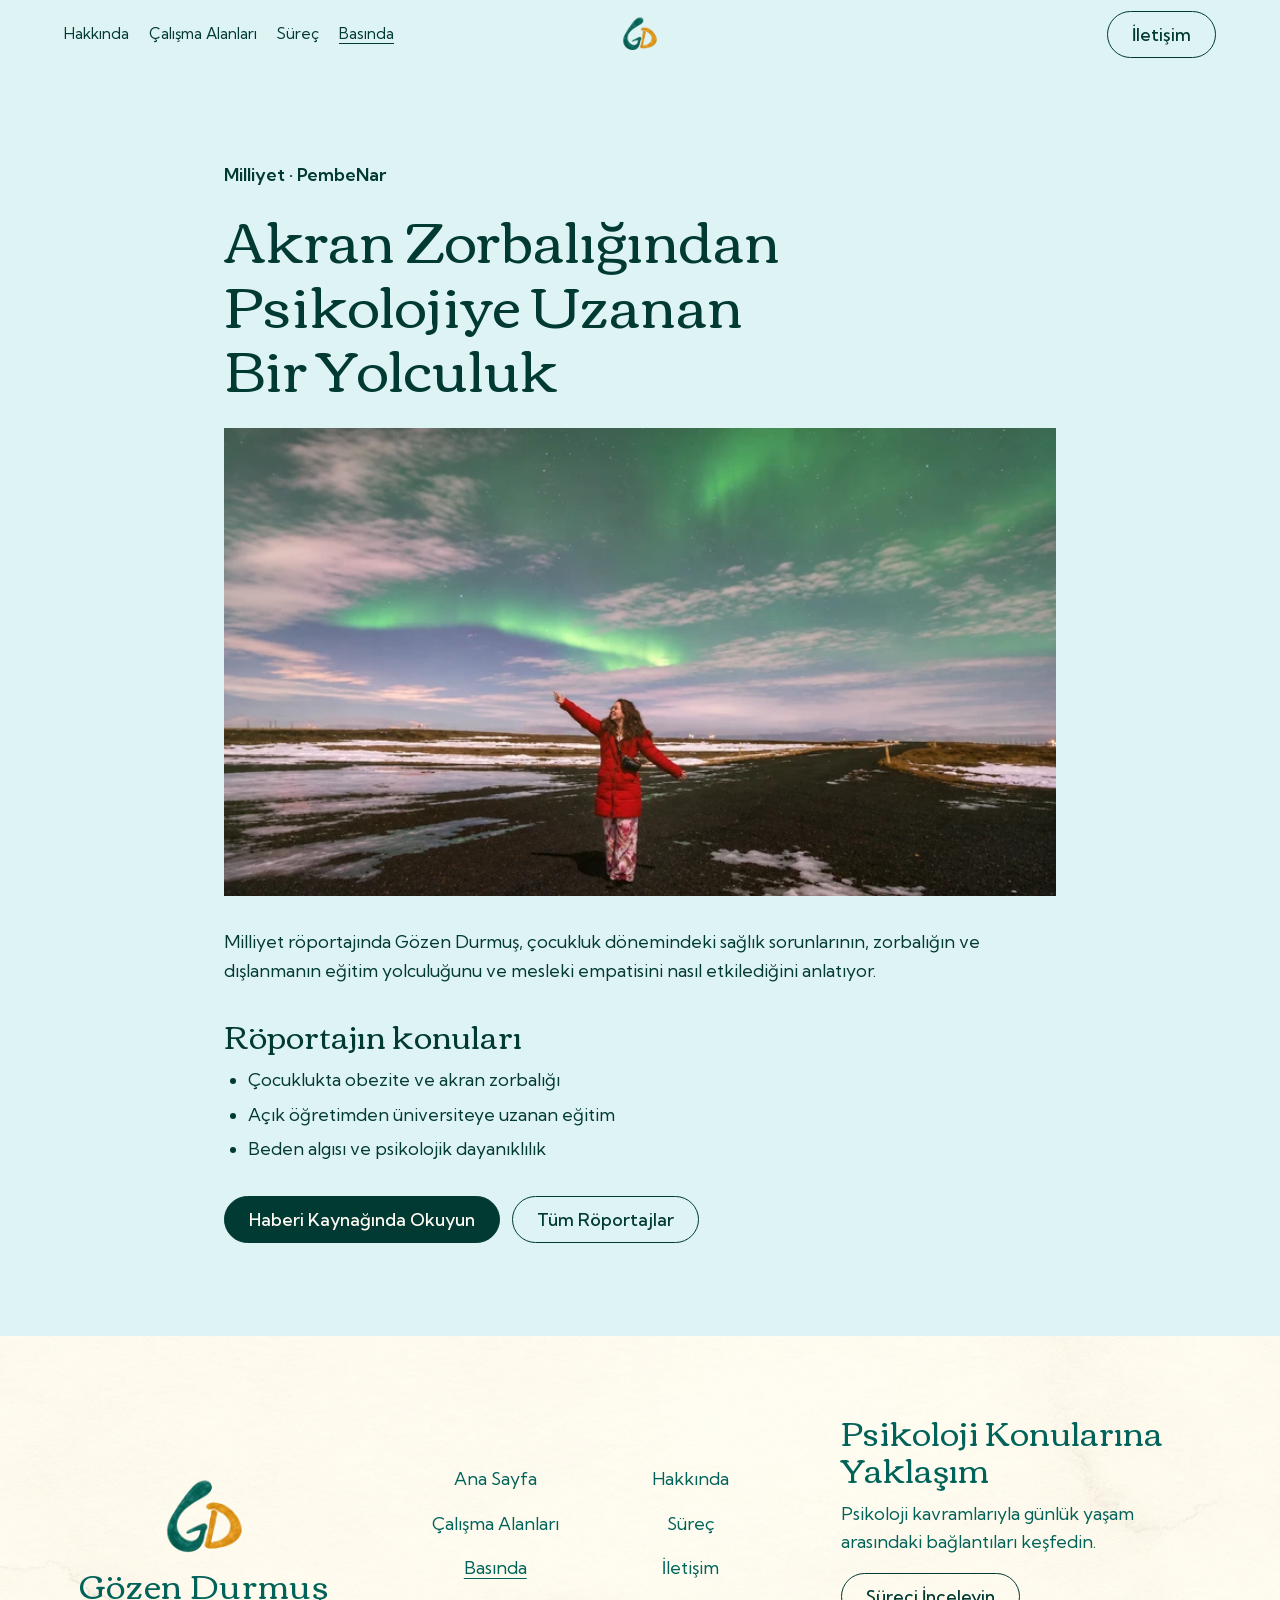
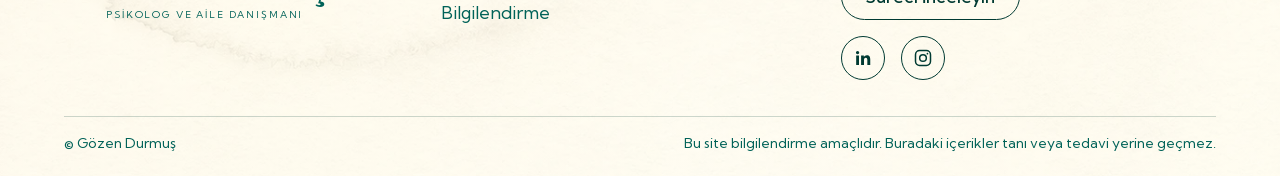
<file: basinda/milliyet-pembenar/index.html>
<!DOCTYPE html>

<html lang="tr">
<head>
<meta charset="utf-8"/>
<meta content="width=device-width, initial-scale=1" name="viewport"/>
<meta content="#def3f3" name="theme-color"/>
<title>Akran Zorbalığından Psikolojiye Uzanan Bir Yolculuk | Gözen Durmuş</title>
<meta content="Milliyet röportajında Gözen Durmuş, çocukluk dönemindeki sağlık sorunlarının, zorbalığın ve dışlanmanın eğitim yolculuğunu ve mesleki empatisini nasıl etkilediğini anlatıyor." name="description"/>
<meta content="website" property="og:type"/><meta content="tr_TR" property="og:locale"/>
<meta content="Akran Zorbalığından Psikolojiye Uzanan Bir Yolculuk | Gözen Durmuş" property="og:title"/>
  <meta content="Gözen Durmuş" property="og:site_name"/>
  <meta content="Milliyet röportajında Gözen Durmuş, çocukluk dönemindeki sağlık sorunlarının, zorbalığın ve dışlanmanın eğitim yolculuğunu ve mesleki empatisini nasıl etkilediğini anlatıyor." property="og:description"/>
<link href="../../assets/favicon-gd.png" rel="icon" sizes="64x64" type="image/png"/>
<link href="../../assets/site.css" rel="stylesheet"/>
<script defer="" src="../../assets/site.js"></script>
  <link rel="canonical" href="https://psikologgozendurmus.com/basinda/milliyet-pembenar/">
  <meta property="og:url" content="https://psikologgozendurmus.com/basinda/milliyet-pembenar/">
  <meta property="og:image" content="https://psikologgozendurmus.com/assets/gozen-durmus-768.jpg">
  <meta property="og:image:alt" content="Gözen Durmuş portresi">
</head>
<body><a class="skip-link" href="#main-content">İçeriğe geç</a>
<header class="site-header">
<div class="header-inner">
<nav aria-label="Ana menü" class="desktop-navigation"><ul class="header-links"><li><a href="../../hakkinda/">Hakkında</a></li><li><a href="../../danismanlik/">Çalışma Alanları</a></li><li><a href="../../surec/">Süreç</a></li><li><a aria-current="page" href="../../basinda/">Basında</a></li></ul></nav>
<a aria-label="Gözen Durmuş ana sayfası" class="site-logo" href="../../">
<img alt="" decoding="async" height="192" src="../../assets/gozen-durmus-gd-mark.webp" width="192"/>
</a>
<div class="header-contact"><a class="button button-outline" href="../../iletisim/">İletişim</a></div>
<details class="mobile-menu" data-mobile-menu="">
<summary aria-label="Ana menü" class="menu-toggle"><span aria-hidden="true"></span><span aria-hidden="true"></span><span aria-hidden="true"></span></summary>
<nav aria-label="Mobil ana menü" class="mobile-navigation"><ul class="mobile-links"><li><a href="../../">Ana Sayfa</a></li><li><a href="../../hakkinda/">Hakkında</a></li><li><a href="../../danismanlik/">Çalışma Alanları</a></li><li><a href="../../surec/">Süreç</a></li><li><a aria-current="page" href="../../basinda/">Basında</a></li><li><a href="../../iletisim/">İletişim</a></li></ul></nav>
</details>
</div>
</header>
<main id="main-content" tabindex="-1"><section class="press-article section-aqua"><article class="page-width article-body">
<p class="article-outlet">Milliyet · PembeNar</p><h1>Akran Zorbalığından Psikolojiye Uzanan Bir Yolculuk</h1>
<img alt="Kuzey ışıkları altında karlı bir manzara" class="article-image" decoding="async" height="981" sizes="(min-width: 900px) 740px, 88vw" src="../../assets/aurora-500.webp" srcset="../../assets/aurora-500.webp 500w, ../../assets/aurora-750.webp 750w, ../../assets/aurora-1500.webp 1500w" width="1500"/>
<div class="article-copy"><p>Milliyet röportajında Gözen Durmuş, çocukluk dönemindeki sağlık sorunlarının, zorbalığın ve dışlanmanın eğitim yolculuğunu ve mesleki empatisini nasıl etkilediğini anlatıyor.</p><h2>Röportajın konuları</h2><ul><li>Çocuklukta obezite ve akran zorbalığı</li><li>Açık öğretimden üniversiteye uzanan eğitim</li><li>Beden algısı ve psikolojik dayanıklılık</li></ul>
<div class="article-links"><a class="button" href="https://www.milliyet.com.tr/pembenar/212-kilo-ve-zorbaliklardan-psikologluga-hic-okula-gitmedim-orgun-egitimde-okuyamadim-7556215">Haberi Kaynağında Okuyun</a><a class="button button-outline" href="../../basinda/">Tüm Röportajlar</a></div>
</div>
</article></section></main>
<footer class="site-footer section-footer-paper">
<div class="page-width footer-inner">
<a aria-label="Gözen Durmuş ana sayfası" class="footer-wordmark" href="../../">
<img alt="" class="wordmark-image" height="192" loading="lazy" src="../../assets/gozen-durmus-gd-mark.webp" width="192"/>
<span class="wordmark-name">Gözen Durmuş</span>
<span class="wordmark-role">Psikolog ve Aile Danışmanı</span>
</a>
<nav aria-label="Alt menü" class="footer-navigation">
<ul class="footer-links"><li><a href="../../">Ana Sayfa</a></li><li><a href="../../hakkinda/">Hakkında</a></li><li><a href="../../danismanlik/">Çalışma Alanları</a></li><li><a href="../../surec/">Süreç</a></li><li><a aria-current="page" href="../../basinda/">Basında</a></li><li><a href="../../iletisim/">İletişim</a></li><li><a href="../../bilgilendirme/">Bilgilendirme</a></li></ul>
</nav>
<section aria-labelledby="footer-title" class="footer-next-step">
<h2 id="footer-title">Psikoloji Konularına Yaklaşım</h2>
<p>Psikoloji kavramlarıyla günlük yaşam arasındaki bağlantıları keşfedin.</p>
<a class="button button-outline" href="../../surec/">Süreci İnceleyin</a>
<div class="footer-profile-links">
<a href="https://tr.linkedin.com/in/g%C3%B6zen-durmus-878b31290" aria-label="Gözen Durmuş’un LinkedIn profili">
<svg aria-hidden="true" focusable="false" width="20" height="20" viewBox="0 0 24 24" fill="currentColor"><path d="M5.5 3.5a2 2 0 1 0 0 4 2 2 0 0 0 0-4ZM3.8 9h3.4v11.5H3.8V9Zm5.9 0H13v1.6h.1a4 4 0 0 1 3.4-1.9c3.6 0 4.2 2.3 4.2 5.2v6.6h-3.5v-6c0-1.4-.3-2.7-1.9-2.7-1.7 0-2.1 1.4-2.1 2.7v6H9.7V9Z"/></svg>
</a>
<a href="https://www.instagram.com/psikologgozendurmuss" aria-label="Gözen Durmuş’un Instagram profili">
<svg aria-hidden="true" focusable="false" width="20" height="20" viewBox="0 0 24 24" fill="none" stroke="currentColor" stroke-width="1.8"><rect x="3" y="3" width="18" height="18" rx="5"/><circle cx="12" cy="12" r="4"/><circle cx="17.3" cy="6.8" r="1" fill="currentColor" stroke="none"/></svg>
</a>
</div>
</section>
</div>
<div class="page-width footer-credits"><span>© Gözen Durmuş</span><span>Bu site bilgilendirme amaçlıdır. Buradaki içerikler tanı veya tedavi yerine geçmez.</span></div>
</footer>
</body></html>
</file>
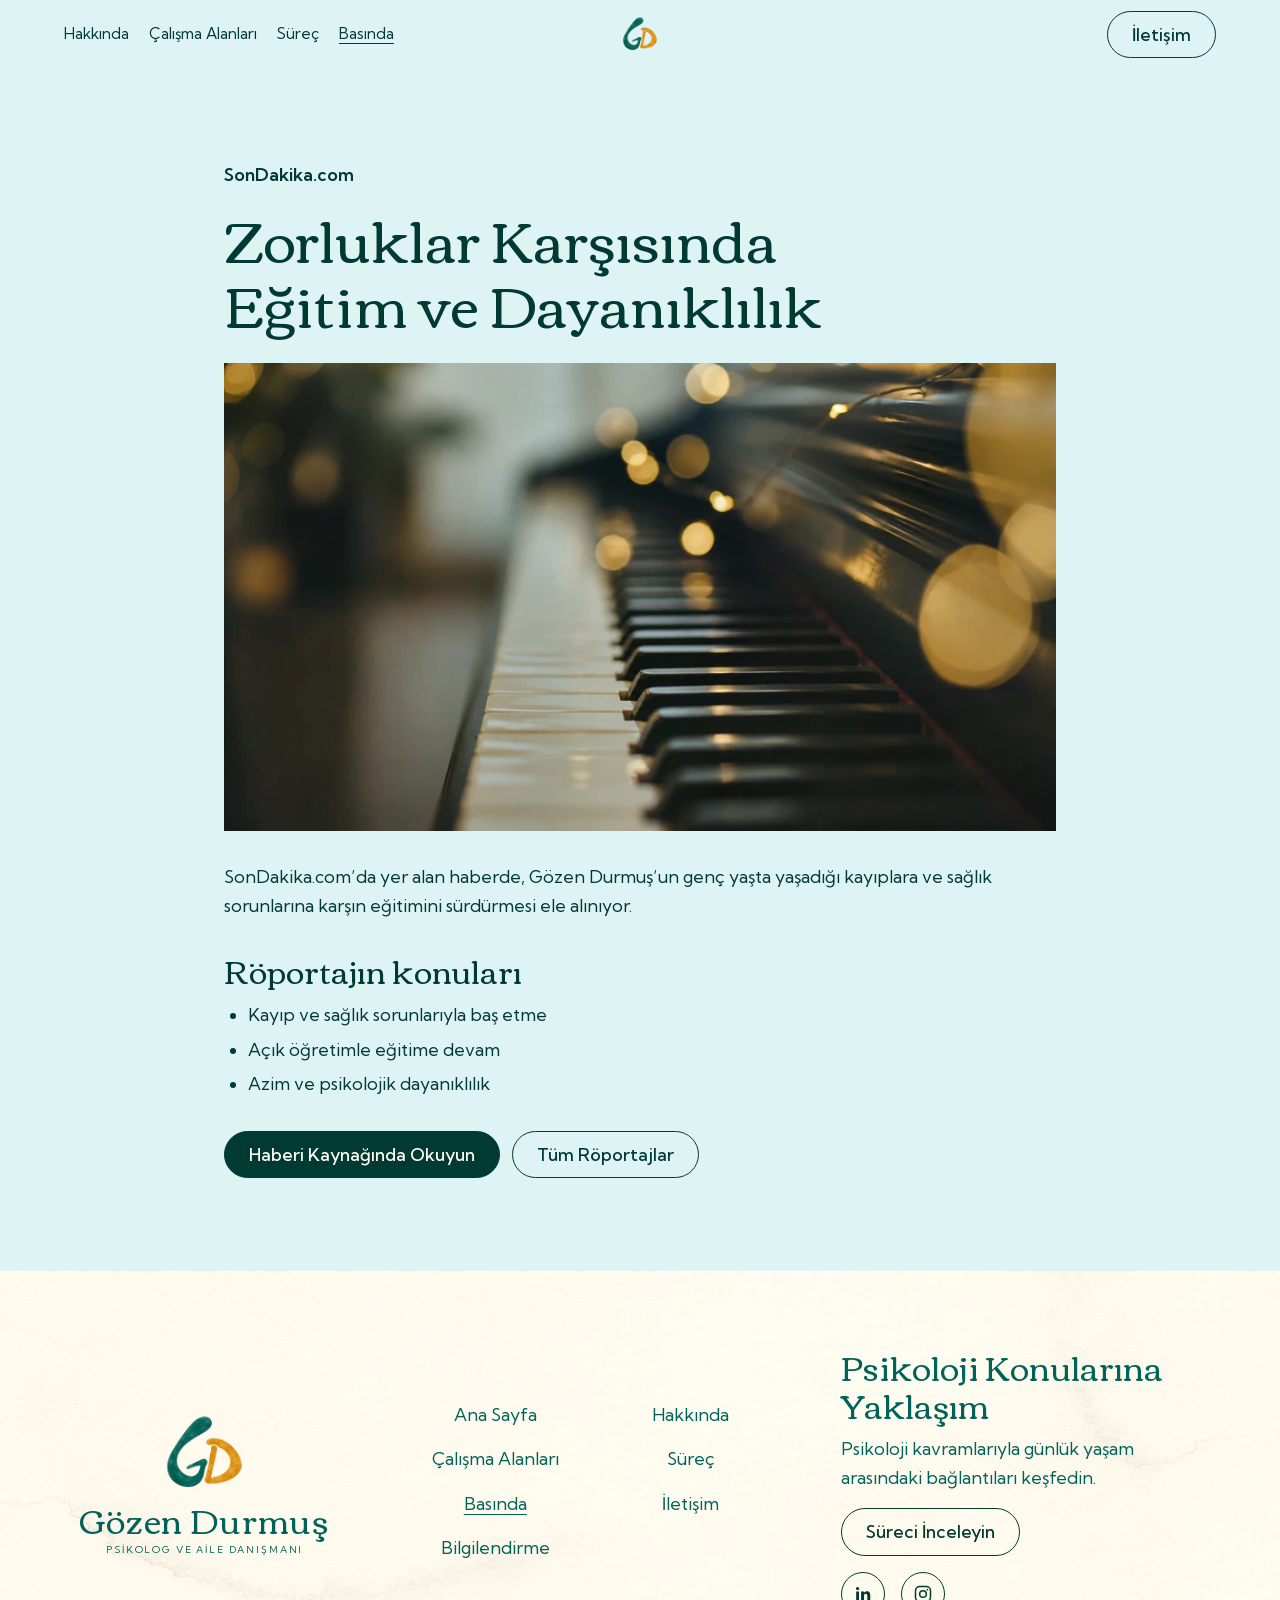
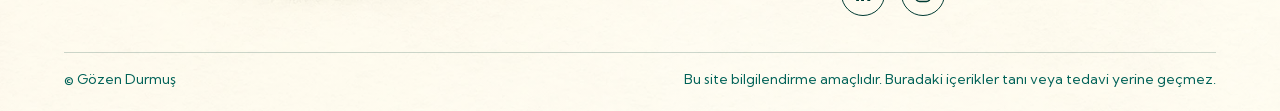
<file: basinda/sondakika/index.html>
<!DOCTYPE html>

<html lang="tr">
<head>
<meta charset="utf-8"/>
<meta content="width=device-width, initial-scale=1" name="viewport"/>
<meta content="#def3f3" name="theme-color"/>
<title>Zorluklar Karşısında Eğitim ve Dayanıklılık | Gözen Durmuş</title>
<meta content="SonDakika.com’da yer alan haberde, Gözen Durmuş’un genç yaşta yaşadığı kayıplara ve sağlık sorunlarına karşın eğitimini sürdürmesi ele alınıyor." name="description"/>
<meta content="website" property="og:type"/><meta content="tr_TR" property="og:locale"/>
<meta content="Zorluklar Karşısında Eğitim ve Dayanıklılık | Gözen Durmuş" property="og:title"/>
  <meta content="Gözen Durmuş" property="og:site_name"/>
  <meta content="SonDakika.com’da yer alan haberde, Gözen Durmuş’un genç yaşta yaşadığı kayıplara ve sağlık sorunlarına karşın eğitimini sürdürmesi ele alınıyor." property="og:description"/>
<link href="../../assets/favicon-gd.png" rel="icon" sizes="64x64" type="image/png"/>
<link href="../../assets/site.css" rel="stylesheet"/>
<script defer="" src="../../assets/site.js"></script>
  <link rel="canonical" href="https://psikologgozendurmus.com/basinda/sondakika/">
  <meta property="og:url" content="https://psikologgozendurmus.com/basinda/sondakika/">
  <meta property="og:image" content="https://psikologgozendurmus.com/assets/gozen-durmus-768.jpg">
  <meta property="og:image:alt" content="Gözen Durmuş portresi">
</head>
<body><a class="skip-link" href="#main-content">İçeriğe geç</a>
<header class="site-header">
<div class="header-inner">
<nav aria-label="Ana menü" class="desktop-navigation"><ul class="header-links"><li><a href="../../hakkinda/">Hakkında</a></li><li><a href="../../danismanlik/">Çalışma Alanları</a></li><li><a href="../../surec/">Süreç</a></li><li><a aria-current="page" href="../../basinda/">Basında</a></li></ul></nav>
<a aria-label="Gözen Durmuş ana sayfası" class="site-logo" href="../../">
<img alt="" decoding="async" height="192" src="../../assets/gozen-durmus-gd-mark.webp" width="192"/>
</a>
<div class="header-contact"><a class="button button-outline" href="../../iletisim/">İletişim</a></div>
<details class="mobile-menu" data-mobile-menu="">
<summary aria-label="Ana menü" class="menu-toggle"><span aria-hidden="true"></span><span aria-hidden="true"></span><span aria-hidden="true"></span></summary>
<nav aria-label="Mobil ana menü" class="mobile-navigation"><ul class="mobile-links"><li><a href="../../">Ana Sayfa</a></li><li><a href="../../hakkinda/">Hakkında</a></li><li><a href="../../danismanlik/">Çalışma Alanları</a></li><li><a href="../../surec/">Süreç</a></li><li><a aria-current="page" href="../../basinda/">Basında</a></li><li><a href="../../iletisim/">İletişim</a></li></ul></nav>
</details>
</div>
</header>
<main id="main-content" tabindex="-1"><section class="press-article section-aqua"><article class="page-width article-body">
<p class="article-outlet">SonDakika.com</p><h1>Zorluklar Karşısında Eğitim ve Dayanıklılık</h1>
<img alt="Yumuşak ışıkta piyano tuşları" class="article-image" decoding="async" height="844" sizes="(min-width: 900px) 740px, 88vw" src="../../assets/piano-500.webp" srcset="../../assets/piano-500.webp 500w, ../../assets/piano-750.webp 750w, ../../assets/piano-1500.webp 1500w" width="1500"/>
<div class="article-copy"><p>SonDakika.com’da yer alan haberde, Gözen Durmuş’un genç yaşta yaşadığı kayıplara ve sağlık sorunlarına karşın eğitimini sürdürmesi ele alınıyor.</p><h2>Röportajın konuları</h2><ul><li>Kayıp ve sağlık sorunlarıyla baş etme</li><li>Açık öğretimle eğitime devam</li><li>Azim ve psikolojik dayanıklılık</li></ul>
<div class="article-links"><a class="button" href="https://www.sondakika.com/guncel/haber-zorluklari-asan-gozen-durmus-un-basari-hikayesi-19622781/">Haberi Kaynağında Okuyun</a><a class="button button-outline" href="../../basinda/">Tüm Röportajlar</a></div>
</div>
</article></section></main>
<footer class="site-footer section-footer-paper">
<div class="page-width footer-inner">
<a aria-label="Gözen Durmuş ana sayfası" class="footer-wordmark" href="../../">
<img alt="" class="wordmark-image" height="192" loading="lazy" src="../../assets/gozen-durmus-gd-mark.webp" width="192"/>
<span class="wordmark-name">Gözen Durmuş</span>
<span class="wordmark-role">Psikolog ve Aile Danışmanı</span>
</a>
<nav aria-label="Alt menü" class="footer-navigation">
<ul class="footer-links"><li><a href="../../">Ana Sayfa</a></li><li><a href="../../hakkinda/">Hakkında</a></li><li><a href="../../danismanlik/">Çalışma Alanları</a></li><li><a href="../../surec/">Süreç</a></li><li><a aria-current="page" href="../../basinda/">Basında</a></li><li><a href="../../iletisim/">İletişim</a></li><li><a href="../../bilgilendirme/">Bilgilendirme</a></li></ul>
</nav>
<section aria-labelledby="footer-title" class="footer-next-step">
<h2 id="footer-title">Psikoloji Konularına Yaklaşım</h2>
<p>Psikoloji kavramlarıyla günlük yaşam arasındaki bağlantıları keşfedin.</p>
<a class="button button-outline" href="../../surec/">Süreci İnceleyin</a>
<div class="footer-profile-links">
<a href="https://tr.linkedin.com/in/g%C3%B6zen-durmus-878b31290" aria-label="Gözen Durmuş’un LinkedIn profili">
<svg aria-hidden="true" focusable="false" width="20" height="20" viewBox="0 0 24 24" fill="currentColor"><path d="M5.5 3.5a2 2 0 1 0 0 4 2 2 0 0 0 0-4ZM3.8 9h3.4v11.5H3.8V9Zm5.9 0H13v1.6h.1a4 4 0 0 1 3.4-1.9c3.6 0 4.2 2.3 4.2 5.2v6.6h-3.5v-6c0-1.4-.3-2.7-1.9-2.7-1.7 0-2.1 1.4-2.1 2.7v6H9.7V9Z"/></svg>
</a>
<a href="https://www.instagram.com/psikologgozendurmuss" aria-label="Gözen Durmuş’un Instagram profili">
<svg aria-hidden="true" focusable="false" width="20" height="20" viewBox="0 0 24 24" fill="none" stroke="currentColor" stroke-width="1.8"><rect x="3" y="3" width="18" height="18" rx="5"/><circle cx="12" cy="12" r="4"/><circle cx="17.3" cy="6.8" r="1" fill="currentColor" stroke="none"/></svg>
</a>
</div>
</section>
</div>
<div class="page-width footer-credits"><span>© Gözen Durmuş</span><span>Bu site bilgilendirme amaçlıdır. Buradaki içerikler tanı veya tedavi yerine geçmez.</span></div>
</footer>
</body></html>
</file>
<file: assets/site.css>
/*! tailwindcss v4.3.5 | MIT License | https://tailwindcss.com */
@layer properties{@supports (((-webkit-hyphens:none)) and (not (margin-trim:block))) or ((-moz-orient:inline) and (not (color:rgb(from red r g b)))){*,:before,:after,::backdrop{--tw-font-weight:initial;--tw-translate-x:0;--tw-translate-y:0;--tw-translate-z:0;--tw-border-style:solid;--tw-tracking:initial;--tw-space-y-reverse:0}}}@layer theme{:root,:host{--font-sans:-apple-system, BlinkMacSystemFont, "Segoe UI", Roboto, "Helvetica Neue", "Noto Sans", Arial, sans-serif, "Apple Color Emoji", "Segoe UI Emoji", "Segoe UI Symbol", "Noto Color Emoji";--font-mono:ui-monospace, SFMono-Regular, Menlo, Monaco, Consolas, "Liberation Mono", "Courier New", monospace;--spacing:.25rem;--text-sm:.875rem;--text-sm--line-height:calc(1.25 / .875);--font-weight-normal:400;--font-weight-medium:500;--font-weight-semibold:600;--font-weight-bold:700;--default-transition-duration:.15s;--default-transition-timing-function:cubic-bezier(.4, 0, .2, 1);--default-font-family:var(--font-sans);--default-mono-font-family:var(--font-mono);--font-body:"Kumbh Sans", system-ui, sans-serif;--font-heading:Corben, Georgia, serif;--color-ink:#003a32;--color-brand:#006258;--color-paper:#fffcf3;--color-aqua:#def3f3;--color-teal:#39a4a5;--color-ochre:#ffb95b;--color-pink-band:#fec0aa;--color-forest:#1c4e20}}@layer base{*,:after,:before,::backdrop{box-sizing:border-box;border:0 solid;margin:0;padding:0}::file-selector-button{box-sizing:border-box;border:0 solid;margin:0;padding:0}html,:host{-webkit-text-size-adjust:100%;tab-size:4;line-height:1.5;font-family:var(--default-font-family,-apple-system, BlinkMacSystemFont, "Segoe UI", Roboto, "Helvetica Neue", "Noto Sans", Arial, sans-serif, "Apple Color Emoji", "Segoe UI Emoji", "Segoe UI Symbol", "Noto Color Emoji");font-feature-settings:var(--default-font-feature-settings,normal);font-variation-settings:var(--default-font-variation-settings,normal);-webkit-tap-highlight-color:transparent}hr{height:0;color:inherit;border-top-width:1px}abbr:where([title]){-webkit-text-decoration:underline dotted;text-decoration:underline dotted}h1,h2,h3,h4,h5,h6{font-size:inherit;font-weight:inherit}a{color:inherit;-webkit-text-decoration:inherit;-webkit-text-decoration:inherit;-webkit-text-decoration:inherit;text-decoration:inherit}b,strong{font-weight:bolder}code,kbd,samp,pre{font-family:var(--default-mono-font-family,ui-monospace, SFMono-Regular, Menlo, Monaco, Consolas, "Liberation Mono", "Courier New", monospace);font-feature-settings:var(--default-mono-font-feature-settings,normal);font-variation-settings:var(--default-mono-font-variation-settings,normal);font-size:1em}small{font-size:80%}sub,sup{vertical-align:baseline;font-size:75%;line-height:0;position:relative}sub{bottom:-.25em}sup{top:-.5em}table{text-indent:0;border-color:inherit;border-collapse:collapse}:-moz-focusring:where(:not(iframe)){outline:auto}progress{vertical-align:baseline}summary{display:list-item}ol,ul,menu{list-style:none}img,svg,video,canvas,audio,iframe,embed,object{vertical-align:middle;display:block}img,video{max-width:100%;height:auto}button,input,select,optgroup,textarea{font:inherit;font-feature-settings:inherit;font-variation-settings:inherit;letter-spacing:inherit;color:inherit;opacity:1;background-color:#0000;border-radius:0}::file-selector-button{font:inherit;font-feature-settings:inherit;font-variation-settings:inherit;letter-spacing:inherit;color:inherit;opacity:1;background-color:#0000;border-radius:0}:where(select:is([multiple],[size])) optgroup{font-weight:bolder}:where(select:is([multiple],[size])) optgroup option{padding-inline-start:20px}::file-selector-button{margin-inline-end:4px}::placeholder{opacity:1}@supports (not ((-webkit-appearance:-apple-pay-button))) or (contain-intrinsic-size:1px){::placeholder{color:currentColor}@supports (color:color-mix(in lab, red, red)){::placeholder{color:color-mix(in oklab, currentcolor 50%, transparent)}}}textarea{resize:vertical}::-webkit-search-decoration{-webkit-appearance:none}::-webkit-date-and-time-value{min-height:1lh;text-align:inherit}::-webkit-datetime-edit{display:inline-flex}::-webkit-datetime-edit-fields-wrapper{padding:0}::-webkit-datetime-edit{padding-block:0}::-webkit-datetime-edit-year-field{padding-block:0}::-webkit-datetime-edit-month-field{padding-block:0}::-webkit-datetime-edit-day-field{padding-block:0}::-webkit-datetime-edit-hour-field{padding-block:0}::-webkit-datetime-edit-minute-field{padding-block:0}::-webkit-datetime-edit-second-field{padding-block:0}::-webkit-datetime-edit-millisecond-field{padding-block:0}::-webkit-datetime-edit-meridiem-field{padding-block:0}::-webkit-calendar-picker-indicator{line-height:1}:-moz-ui-invalid{box-shadow:none}button,input:where([type=button],[type=reset],[type=submit]){appearance:button}::file-selector-button{appearance:button}::-webkit-inner-spin-button{height:auto}::-webkit-outer-spin-button{height:auto}[hidden]:where(:not([hidden=until-found])){display:none!important}:root{--page-gutter:clamp(1rem, 5vw, 5.5rem);--section-padding:clamp(3.15rem, 7.25vw, 8.25rem);--content-width:93.75rem;--font-display:clamp(2rem, 5.38vw, 4.2rem);--font-section:clamp(1.72rem, 3.62vw, 2.8rem);--font-subsection:clamp(1.34rem, 2.65vw, 1.8rem);scroll-behavior:smooth;color-scheme:light;scroll-padding-block-start:var(--site-header-height,5rem)}body{background-color:var(--color-paper);min-height:100dvh;font-family:var(--font-body);color:var(--color-ink);-webkit-font-smoothing:antialiased;-moz-osx-font-smoothing:grayscale;flex-direction:column;font-size:clamp(1rem,.98rem + .19vw,1.1rem);line-height:1.62;display:flex}main{flex:1;min-width:0}section,article,nav{min-width:0}img{max-width:100%;height:auto;display:block}h1,h2,h3{font-family:var(--font-heading);--tw-font-weight:var(--font-weight-normal);font-weight:var(--font-weight-normal);overflow-wrap:anywhere;line-height:1.15}h1{font-size:var(--font-display);text-wrap:balance}h2{font-size:var(--font-section);text-wrap:balance}h3{font-size:var(--font-subsection)}p,li,a{overflow-wrap:anywhere}p+p{margin-top:calc(var(--spacing) * 4)}a{text-underline-offset:.23em}:focus-visible{outline-offset:.26rem;outline:2px solid}[id]{scroll-margin-block-start:1.5rem}summary{cursor:pointer}}@layer components{.page-width{min-width:0;width:min(calc(100% - 2 * var(--page-gutter)), var(--content-width));margin-inline:auto}.section-aqua{background-color:var(--color-aqua)}.section-paper,.section-footer-paper{background-color:var(--color-paper);color:var(--color-brand)}.section-pink,.section-peach,.section-peach-panel{background-color:var(--color-pink-band);color:#00534a}.section-about-wash,.section-contact-wash{background-color:var(--color-aqua)}.section-dark-teal{background-color:var(--color-brand);color:var(--color-paper)}.section-dark-green{background-color:var(--color-forest);color:var(--color-paper)}.section-teal-wash{background-color:var(--color-teal)}.section-gold{background-color:var(--color-ochre)}.section-paper,.section-footer-paper,.section-pink,.section-peach,.section-peach-panel,.section-about-wash,.section-contact-wash,.section-dark-teal,.section-dark-green,.section-teal-wash,.section-gold,.hero-with-hills:before{background-position:50%;background-repeat:no-repeat;background-size:cover}.section-paper{--paper-wash:#fffcf326;--wash-overlay:linear-gradient(var(--paper-wash), var(--paper-wash));background-image:var(--wash-overlay), url(paper-1377.webp)}.home-features{--paper-wash:#fffcf35e}.about-introduction{--paper-wash:#fffcf34d}.section-footer-paper{--wash-overlay:linear-gradient(#fffcf38c, #fffcf38c);background-image:var(--wash-overlay), url(footer-paper-1377.webp)}.section-pink{--wash-overlay:linear-gradient(#fec0aad4, #fec0aad4);background-image:var(--wash-overlay), url(pink-wash-1500.webp)}.section-peach{--wash-overlay:linear-gradient(#ffbca5a8, #ffbca5a8);background-image:var(--wash-overlay), url(peach-wash-1500.webp)}.section-peach-panel{background-image:url(peach-panel-1500.webp)}.section-about-wash{--wash-overlay:linear-gradient(#def3f3bd, #def3f3bd);background-image:var(--wash-overlay), url(about-wash-1500.webp)}.section-contact-wash{--wash-overlay:linear-gradient(#def3f3c7, #def3f3c7);background-image:var(--wash-overlay), url(contact-wash-1394.webp)}.section-dark-teal{--wash-overlay:linear-gradient(#006258bd, #006258bd);background-image:var(--wash-overlay), url(dark-teal-1500.webp)}.section-dark-green{--wash-overlay:linear-gradient(#1c4e20ba, #1c4e20ba);background-image:var(--wash-overlay), url(dark-green-1500.webp)}.section-teal-wash{--wash-overlay:linear-gradient(#39a4a5db, #39a4a5db);background-image:var(--wash-overlay), url(teal-wash-1500.webp)}.section-gold{background-image:url(gold-wash-1500.webp)}.page-hero.hero-with-hills{--hero-tint:#def3f3c4;color:var(--color-brand);background-color:#0000;grid-template-rows:minmax(max-content,1fr) auto;min-block-size:clamp(22rem,52vw,44rem);overflow:visible}.hero-with-hills:before{content:"";pointer-events:none;z-index:calc(10 * -1);inset-inline:0;background-image:linear-gradient(var(--hero-tint), var(--hero-tint)), url(hero-wash-1500.webp);bottom:0;position:absolute;inset-block-start:-9rem}.site-header:not([data-scrolled]):has(+main>.hero-with-hills,+main>.process-introduction){background-color:#0000}.site-header:has(+main>.about-introduction){background-color:var(--color-paper)}.site-header:has(+main>.process-introduction){background-color:#fcefe6}@supports ((-webkit-mask-image:none) or (mask-image:none)){.section-wave{--wave-mask:url(data:image/svg+xml,%3Csvg%20xmlns%3D%22http%3A%2F%2Fwww.w3.org%2F2000%2Fsvg%22%20viewBox%3D%220%200%201000%20100%22%20preserveAspectRatio%3D%22none%22%3E%3Cpath%20d%3D%22M0%2050%20C250%20-14%20250%20-14%20500%2050%20S750%20114%201000%2050%20V100%20H0%20Z%22%2F%3E%3C%2Fsvg%3E);--wave-outline:url(data:image/svg+xml,%3Csvg%20xmlns%3D%22http%3A%2F%2Fwww.w3.org%2F2000%2Fsvg%22%20viewBox%3D%220%200%201000%20100%22%20preserveAspectRatio%3D%22none%22%3E%3Cpath%20d%3D%22M0%2050%20C250%20-14%20250%20-14%20500%2050%20S750%20114%201000%2050%22%20fill%3D%22none%22%20stroke%3D%22black%22%20vector-effect%3D%22non-scaling-stroke%22%2F%3E%3C%2Fsvg%3E);--wave-height:clamp(.5rem, 2vw, 2.5rem);-webkit-mask:var(--wave-mask) top / 100% var(--wave-height) no-repeat, linear-gradient(#000, #000) bottom / 100% calc(100% - var(--wave-height) + 1px) no-repeat;-webkit-mask:var(--wave-mask) top / 100% var(--wave-height) no-repeat, linear-gradient(#000, #000) bottom / 100% calc(100% - var(--wave-height) + 1px) no-repeat;mask:var(--wave-mask) top / 100% var(--wave-height) no-repeat, linear-gradient(#000, #000) bottom / 100% calc(100% - var(--wave-height) + 1px) no-repeat;margin-block-start:calc(-1 * var(--wave-height));position:relative}.section-wave:before{content:"";pointer-events:none;height:var(--wave-height);background-color:var(--wave-line-color,var(--color-ink));-webkit-mask:var(--wave-outline) center / 100% 100% no-repeat;-webkit-mask:var(--wave-outline) center / 100% 100% no-repeat;mask:var(--wave-outline) center / 100% 100% no-repeat;inset-inline:0;position:absolute;top:1px}.section-wave-teal{--wave-line-color:var(--color-brand)}.section-wave-paper{--wave-line-color:var(--color-paper)}main:has(>.information-page),main:has(>.press-article),main:has(>.press-list){background-color:var(--color-aqua)}}.skip-link{top:calc(var(--spacing) * 3);left:calc(var(--spacing) * 3);z-index:50;--tw-translate-y:calc(var(--spacing) * -32);translate:var(--tw-translate-x) var(--tw-translate-y);background-color:var(--color-ink);padding-inline:calc(var(--spacing) * 5);padding-block:calc(var(--spacing) * 3);color:var(--color-paper);border-radius:2147483647px;position:fixed}.skip-link:focus{--tw-translate-y:0px;translate:var(--tw-translate-x) var(--tw-translate-y)}.button{min-height:calc(var(--spacing) * 11);border-style:var(--tw-border-style);border-width:1px;border-color:var(--color-ink);background-color:var(--color-ink);max-width:100%;padding-inline:calc(var(--spacing) * 6);padding-block:calc(var(--spacing) * 3);text-align:center;--tw-font-weight:var(--font-weight-medium);font-weight:var(--font-weight-medium);color:var(--color-paper);transition-property:color,background-color,border-color,outline-color,text-decoration-color,fill,stroke,--tw-gradient-from,--tw-gradient-via,--tw-gradient-to;transition-timing-function:var(--tw-ease,var(--default-transition-timing-function));transition-duration:var(--tw-duration,var(--default-transition-duration));border-radius:2147483647px;justify-content:center;align-items:center;line-height:1.22;text-decoration-line:none;display:inline-flex}.button:hover{border-color:var(--color-brand);background-color:var(--color-brand)}.button-outline{color:var(--color-ink);background-color:#0000}.button-outline:hover{border-color:var(--color-ink);background-color:var(--color-ink);color:var(--color-paper)}.site-header{z-index:20;background-color:var(--color-aqua);position:sticky;top:0}.site-header[data-scrolled]{box-shadow:inset 0 -1px #00625824}@supports (color:color-mix(in lab, red, red)){.site-header[data-scrolled]{box-shadow:inset 0 -1px 0 color-mix(in srgb, var(--color-brand) 14%, transparent)}}.header-inner{min-width:0;width:min(calc(100% - 2 * var(--page-gutter)), var(--content-width));grid-template-columns:minmax(2.75rem,1fr) minmax(0,15.5rem) minmax(2.75rem,1fr);align-items:center;gap:min(2vw,1.25rem);margin-inline:auto;padding-block:clamp(.45rem,.83vw,.72rem);display:grid;position:relative}.desktop-navigation,.header-contact{display:none}.header-links{align-items:center;column-gap:calc(var(--spacing) * 5);row-gap:var(--spacing);flex-wrap:wrap;font-size:clamp(.87rem,1.19vw,1.05rem);display:flex}.header-links a{padding-block:calc(var(--spacing) * 2);display:inline-block}.header-links a:hover,.header-links a[aria-current],.footer-links a:hover,.footer-links a[aria-current]{text-decoration-line:underline}.header-contact{justify-self:flex-end}.footer-wordmark{text-align:center;min-width:0;color:var(--color-brand);flex-direction:column;align-items:center;line-height:1.04;text-decoration-line:none;display:flex;position:relative}.site-logo{width:calc(var(--spacing) * 11);height:calc(var(--spacing) * 11);border-radius:2147483647px;grid-area:1/2;justify-content:center;align-items:center;margin-inline:auto;display:flex}.site-logo img{width:clamp(2rem,4vw,2.55rem)}.wordmark-name{font-family:var(--font-heading);letter-spacing:.025em;font-size:clamp(1.12rem,2.18vw,1.8rem)}.wordmark-role{margin-top:calc(var(--spacing) * 1.5);text-align:center;text-transform:uppercase;letter-spacing:.19em;font-size:clamp(.49rem,.76vw,.69rem);line-height:1.25}.mobile-menu{grid-area:1/3;justify-self:flex-end}.menu-toggle{width:calc(var(--spacing) * 11);height:calc(var(--spacing) * 11);border-radius:2147483647px;flex-direction:column;justify-content:center;align-items:center;gap:5px;list-style-type:none;display:flex}.menu-toggle::-webkit-details-marker{display:none}.menu-toggle span{height:1px;width:calc(var(--spacing) * 6);background-color:currentColor;transition:transform .2s,opacity .2s;display:block}.mobile-menu[open] .menu-toggle span:first-child{transform:translateY(6px)rotate(45deg)}.mobile-menu[open] .menu-toggle span:nth-child(2){opacity:0}.mobile-menu[open] .menu-toggle span:last-child{transform:translateY(-6px)rotate(-45deg)}.mobile-navigation{z-index:10;background-color:var(--color-aqua);padding-inline:calc(var(--spacing) * 5);padding-top:calc(var(--spacing) * 3);padding-bottom:calc(var(--spacing) * 6);text-align:center;inset:100% calc(-1 * var(--page-gutter)) auto;max-height:min(75dvh, calc(100dvh - var(--site-header-height,5rem)));position:absolute;overflow:auto;box-shadow:0 1.25rem 1.5rem #003a3112}.mobile-links a{padding-block:calc(var(--spacing) * 2.5);font-family:var(--font-heading);font-size:clamp(1.12rem,5.6vw,1.52rem);display:block}.mobile-links a:hover,.mobile-links a[aria-current]{text-decoration-line:underline}.page-hero{isolation:isolate;text-align:center;align-items:flex-start;display:grid;position:relative;overflow:clip}.hero-copy{z-index:10;padding-block:clamp(2.25rem,5.5vw,6rem) 1.8rem;position:relative}.hero-copy p{margin-inline:auto;margin-top:calc(var(--spacing) * 3);font-size:clamp(1rem,1.83vw,1.45rem)}.hero-with-hills .hero-copy{padding-block-end:clamp(.5rem,1.5vw,1.3rem)}.hero-hills{pointer-events:none;object-fit:cover;width:100%;height:clamp(12.4rem,44.5vw,42rem);margin-block-start:max(-6.3rem,-8vw);display:block}.home-hero .hero-copy{padding-top:clamp(4.75rem,8.05vw,8.5rem)}.home-hero .hero-copy h1{max-width:22ch;margin-inline:auto;font-size:clamp(2rem,1.28rem + 6.2vw,4.073rem)}.home-hero .hero-copy p{font-family:var(--font-heading);margin-block-start:clamp(1.125rem,1.8vw,1.65rem);font-size:clamp(1.13rem,1.72vw,1.39rem);line-height:1.2}.home-hero.hero-with-hills{min-block-size:clamp(26rem,55.45vw,50rem)}.counseling-hero.hero-with-hills{--hero-tint:#def3f3ba;min-block-size:clamp(22rem,41.25vw,41rem)}.counseling-hero .hero-hills{height:clamp(10rem,21.875vw,25rem);margin-block-start:max(-2rem,-2.2vw)}.press-hero .hero-copy{padding-bottom:clamp(1rem,3.5vw,3.25rem)}.section-eyebrow{margin-bottom:calc(var(--spacing) * 3);--tw-font-weight:var(--font-weight-semibold);font-weight:var(--font-weight-semibold);--tw-tracking:.17em;letter-spacing:.17em;text-transform:uppercase;font-size:.89rem}.home-introduction,.about-introduction,.about-values,.about-story,.home-features,.feature-band,.process-steps,.process-guide,.faq-section,.topic-resources,.contact-resources{padding-block:var(--section-padding)}.introduction-inner{align-items:center;gap:clamp(2rem,6vw,6rem);max-width:73rem;display:grid}.introduction-art,.about-art,.story-art{isolation:isolate;min-width:0;position:relative}.introduction-art{width:min(69%,28rem);margin-inline:auto}.introduction-portrait,.about-portrait,.story-portrait{z-index:0;object-fit:cover;aspect-ratio:3/4;object-position:50% 38%;width:100%;position:relative}.introduction-portrait{border-radius:11% 7% 13% 8%/8% 5% 9% 6%}.introduction-brush{pointer-events:none;z-index:calc(10 * -1);width:43%;position:absolute;inset-block-start:4%;inset-inline-start:-20%;transform:rotate(-14deg)}.introduction-leaves{pointer-events:none;z-index:10;width:40%;position:absolute;inset-block-end:-7%;inset-inline-end:-19%;transform:rotate(10deg)}.introduction-copy,.about-copy{min-width:0}.introduction-copy h2,.about-copy h1{margin-bottom:calc(var(--spacing) * 5)}.introduction-copy .button,.centered-copy .button{margin-top:calc(var(--spacing) * 6)}.centered-copy{text-align:center;max-width:min(calc(100% - 2 * var(--page-gutter)), 55rem)}.centered-copy h1+p,.centered-copy h2+p{margin-inline:auto;margin-top:calc(var(--spacing) * 4);max-width:61ch}.feature-band,.accent-band,.contact-resources{align-items:center;min-block-size:clamp(17rem,66svh,38rem);display:grid}.feature-band{padding-block:clamp(3.5rem,7.75vw,7.5rem)}.home-feature-grid{gap:clamp(3rem,7.8vw,8.5rem);max-width:85rem;display:grid}.home-feature{text-align:center;flex-direction:column;align-items:center;min-width:0;display:flex}.home-feature-art{pointer-events:none;margin-bottom:calc(var(--spacing) * 4);object-fit:contain;width:clamp(3.65rem,5.6vw,4.75rem)}.home-feature h2{font-size:clamp(1.46rem,2.28vw,2.1rem)}.home-feature p,.value-card p{margin-block:calc(var(--spacing) * 4);max-width:49ch}.home-feature .button{margin-top:auto}.accent-band{padding-block:clamp(2.6rem,5.9vw,5.75rem)}.accent-copy{text-align:center;max-width:min(calc(100% - 2 * var(--page-gutter)), 52rem)}.accent-copy h2,.quote-text{font-size:clamp(1.35rem,3.1vw,2.4rem)}.quote-text{font-family:var(--font-heading);text-wrap:balance;line-height:1.15}.accent-copy p,.accent-copy figcaption{margin-top:calc(var(--spacing) * 3)}.about-introduction-grid,.story-grid{align-items:center;gap:clamp(2.1rem,7.3vw,7.5rem);max-width:82rem;display:grid}.about-art{width:min(76%,34rem);margin-inline:auto}.about-portrait{border-radius:.3rem}.about-brush{pointer-events:none;z-index:calc(10 * -1);width:71%;position:absolute;inset-block-start:4%;inset-inline-start:-19%;transform:rotate(-12deg)}.about-leaves{pointer-events:none;z-index:10;width:33%;position:absolute;inset-block-end:-7%;inset-inline-end:-15%}.about-copy .section-eyebrow{margin-bottom:calc(var(--spacing) * 3)}.values-grid{text-align:center;gap:clamp(2.3rem,5.8vw,6rem);max-width:86rem;display:grid}.value-card{min-width:0}.value-art{object-fit:contain;width:clamp(4.8rem,7.65vw,6.5rem);height:clamp(4.8rem,7.65vw,6.5rem);margin-inline:auto}.value-card h2{margin-top:calc(var(--spacing) * 4);font-size:clamp(1.55rem,3.5vw,2.35rem)}.value-card p{margin-inline:auto}.story-grid h2{margin-bottom:calc(var(--spacing) * 6)}.story-art{width:min(75%,28rem);margin-inline:auto}.story-portrait{border-radius:48% 48% 0 0/31% 31% 0 0}.story-branch{pointer-events:none;width:41%;position:absolute;inset-block-end:-6%;inset-inline-end:-18%}.counseling-services{padding-block:var(--section-padding)}.service-list{gap:clamp(2.75rem,6.25vw,6.75rem);max-width:76rem;display:grid}.service-block{align-items:center;gap:clamp(1rem,5.5vw,5rem);display:grid}.service-art{place-items:center;width:clamp(5.1rem,13vw,10rem);margin-inline:auto;display:grid}.service-art img{object-fit:contain;width:100%;max-height:11rem}.service-copy>p{margin-top:calc(var(--spacing) * 4)}.service-copy h2{text-wrap:wrap}.service-details{margin-top:calc(var(--spacing) * 4);border-block-style:var(--tw-border-style);border-block-width:1px;border-color:#00625840}@supports (color:color-mix(in lab, red, red)){.service-details{border-color:color-mix(in oklab, var(--color-brand) 25%, transparent)}}.service-details{padding-block:calc(var(--spacing) * 2)}.service-details summary{padding-block:calc(var(--spacing) * 2);--tw-font-weight:var(--font-weight-semibold);font-weight:var(--font-weight-semibold)}.service-detail-grid{gap:calc(var(--spacing) * 5);padding-top:calc(var(--spacing) * 2);padding-bottom:calc(var(--spacing) * 3);display:grid}.service-detail-grid h3{margin-bottom:calc(var(--spacing) * 2);font-family:var(--font-body);--tw-font-weight:var(--font-weight-bold);font-weight:var(--font-weight-bold);font-size:1.02rem}.service-detail-grid ul,.article-copy ul{list-style-type:disc}:where(:is(.service-detail-grid ul,.article-copy ul)>:not(:last-child)){--tw-space-y-reverse:0;margin-block-start:calc(calc(var(--spacing) * 1.5) * var(--tw-space-y-reverse));margin-block-end:calc(calc(var(--spacing) * 1.5) * calc(1 - var(--tw-space-y-reverse)))}.service-detail-grid ul,.article-copy ul{padding-left:calc(var(--spacing) * 6)}.topic-resources-inner{text-align:center;max-width:66rem}.topic-resources-inner>h2{margin-bottom:calc(var(--spacing) * 8)}.topic-resources-grid{gap:clamp(2.25rem,7vw,6.5rem);display:grid}.topic-resources-grid h3{margin-bottom:calc(var(--spacing) * 3)}.topic-resources-art{margin-inline:auto;margin-bottom:calc(var(--spacing) * 2);object-fit:contain;width:4rem;height:3.875rem}.topic-resources-inner>.button{margin-top:calc(var(--spacing) * 8)}.faq-inner{gap:clamp(1.5rem,6vw,6rem);max-width:80rem;display:grid}.faq-inner h2{margin-bottom:calc(var(--spacing) * 4)}.accordion{border-top-style:var(--tw-border-style);border-color:currentColor;border-top-width:1px;min-width:0}@supports (color:color-mix(in lab, red, red)){.accordion{border-color:color-mix(in oklab, currentcolor 35%, transparent)}}.accordion-item,.guide-detail{border-bottom-style:var(--tw-border-style);border-color:currentColor;border-bottom-width:1px}@supports (color:color-mix(in lab, red, red)){.accordion-item,.guide-detail{border-color:color-mix(in oklab, currentcolor 35%, transparent)}}.accordion-summary{min-height:calc(var(--spacing) * 12);justify-content:space-between;align-items:center;gap:calc(var(--spacing) * 3);padding-block:calc(var(--spacing) * 4);--tw-font-weight:var(--font-weight-medium);font-weight:var(--font-weight-medium);list-style-type:none;display:flex}.accordion-summary::-webkit-details-marker{display:none}.accordion-summary>span:first-child{min-width:0}.accordion-icon{width:calc(var(--spacing) * 4);height:calc(var(--spacing) * 4);flex-shrink:0;display:block;position:relative}.accordion-icon:before,.accordion-icon:after{content:"";background-color:currentColor;width:100%;height:1px;position:absolute;top:50%;left:0}.accordion-icon:after{transition:transform .2s;transform:rotate(90deg)}details[open]>.accordion-summary .accordion-icon:after{transform:rotate(0)}.accordion-answer{padding-right:calc(var(--spacing) * 5);padding-bottom:calc(var(--spacing) * 4)}.accordion-answer>a{margin-top:calc(var(--spacing) * 3);text-decoration-line:underline;display:inline-block}.process-introduction{--process-tint:#fcefe6d9;isolation:isolate;padding-block-start:clamp(3.25rem,8vw,8.5rem);position:relative}.process-introduction:before{content:"";pointer-events:none;z-index:calc(10 * -1);background-position:50%;background-repeat:no-repeat;background-size:cover;background-image:linear-gradient(var(--process-tint), var(--process-tint)), url(process-wash-1500.webp);position:absolute;inset-block:-9rem 1rem;inset-inline:0}.process-introduction .centered-copy{z-index:10;position:relative}.process-hills,.press-hills,.contact-hills{pointer-events:none;margin-top:calc(var(--spacing) * 3);width:100%;display:block}.process-hills{object-fit:cover;object-position:bottom;height:clamp(10rem,27.6vw,25rem);-webkit-mask-image:linear-gradient(#000 calc(100% - clamp(.35rem,1vw,.75rem)),#0000);mask-image:linear-gradient(#000 calc(100% - clamp(.35rem,1vw,.75rem)),#0000)}.process-step-grid{gap:clamp(2.3rem,6vw,5rem);max-width:75rem;display:grid}.process-step h2{margin-bottom:calc(var(--spacing) * 3);text-wrap:wrap;font-size:clamp(1.36rem,2.8vw,2.1rem)}.guide-inner{gap:clamp(1.5rem,5vw,5rem);max-width:74rem;display:grid}.guide-inner h2{margin-bottom:calc(var(--spacing) * 4)}.guide-options{border-top-style:var(--tw-border-style);border-color:currentColor;border-top-width:1px;min-width:0}@supports (color:color-mix(in lab, red, red)){.guide-options{border-color:color-mix(in oklab, currentcolor 35%, transparent)}}.press-grid{gap:clamp(1.6rem,3.5vw,4rem);display:grid}.press-card{position:relative}.press-image-frame{display:block;overflow:hidden}.press-card-link:after{content:"";position:absolute;inset:0}.press-image{object-fit:cover;aspect-ratio:3/2;width:100%;transition:transform .3s}.press-card:hover .press-image{transform:scale(1.025)}.press-outlet{margin-top:calc(var(--spacing) * 4);font-size:var(--text-sm);line-height:var(--tw-leading,var(--text-sm--line-height))}.press-card h2{margin-top:calc(var(--spacing) * 2);text-wrap:wrap;font-size:clamp(1.35rem,2.43vw,2rem)}.press-card-link:hover,.press-card-link:focus-visible{text-decoration-line:underline}.press-supplement{padding-top:calc(var(--spacing) * 9);text-align:center}.press-hills{object-fit:cover;height:clamp(10rem,30.3vw,30rem)}main:has(>.press-list)+.site-footer{border-top-style:var(--tw-border-style);border-top-width:1px;border-color:var(--color-brand)}.press-article{padding-block:var(--section-padding)}.article-body{max-width:min(calc(100% - 2 * var(--page-gutter)), 52rem)}.article-outlet{margin-bottom:calc(var(--spacing) * 4);--tw-font-weight:var(--font-weight-semibold);font-weight:var(--font-weight-semibold)}.article-body h1{margin-bottom:calc(var(--spacing) * 7);font-size:clamp(1.96rem,4.4vw,3.6rem)}.article-image{margin-bottom:calc(var(--spacing) * 8);object-fit:cover;aspect-ratio:16/9;width:100%}.article-copy h2{margin-top:calc(var(--spacing) * 8);margin-bottom:calc(var(--spacing) * 3);font-size:clamp(1.35rem,2.85vw,2rem)}.article-links{margin-top:calc(var(--spacing) * 8);gap:calc(var(--spacing) * 3);flex-wrap:wrap;display:flex}.contact-introduction{isolation:isolate;padding-block-start:var(--section-padding);position:relative}.contact-grid{align-items:flex-start;gap:clamp(1.8rem,6vw,6rem);max-width:74rem;display:grid}.contact-copy h1{margin-bottom:calc(var(--spacing) * 5)}.contact-links{border-top-style:var(--tw-border-style);border-color:#003a324d;border-top-width:1px;flex-direction:column;align-items:flex-start;min-width:0;display:flex}@supports (color:color-mix(in lab, red, red)){.contact-links{border-color:color-mix(in oklab, var(--color-ink) 30%, transparent)}}.contact-links{padding-top:calc(var(--spacing) * 5)}.contact-links h2{margin-bottom:calc(var(--spacing) * 2);font-size:clamp(1.5rem,3.25vw,2.2rem)}.contact-links .button{margin-top:calc(var(--spacing) * 4)}.contact-hills{object-fit:cover;height:clamp(11rem,36vw,32rem)}.information-page{padding-block:var(--section-padding)}.information-inner{max-width:64rem}.information-inner h1{margin-bottom:calc(var(--spacing) * 5)}.information-inner .button{margin-top:calc(var(--spacing) * 6)}.site-footer{padding-block:clamp(3.1rem,6vw,6rem) 1.4rem}.footer-inner{align-items:center;gap:clamp(2.2rem,4.7vw,4.8rem);display:grid}.footer-wordmark{width:min(100%,16rem);margin-inline:auto}.footer-wordmark .wordmark-image{width:clamp(4.25rem,7vw,5.75rem);margin-block-end:.25rem}.footer-wordmark .wordmark-name{font-size:clamp(1.38rem,2.6vw,2.15rem)}.footer-navigation{min-width:0}.footer-links{column-gap:calc(var(--spacing) * 4);row-gap:calc(var(--spacing) * 2);text-align:center;grid-template-columns:repeat(2,minmax(0,1fr));display:grid}.footer-links a{min-height:calc(var(--spacing) * 7);padding-block:var(--spacing);align-items:center;display:inline-flex}.footer-next-step{text-align:center}.footer-next-step h2{margin-bottom:calc(var(--spacing) * 3);font-size:clamp(1.48rem,2.7vw,2.05rem)}.footer-next-step .button{margin-top:calc(var(--spacing) * 4)}.footer-profile-links{margin-top:calc(var(--spacing) * 4);justify-content:center;column-gap:calc(var(--spacing) * 4);row-gap:calc(var(--spacing) * 2);flex-wrap:wrap;display:flex}.footer-profile-links a{width:calc(var(--spacing) * 11);height:calc(var(--spacing) * 11);border-style:var(--tw-border-style);border-width:1px;border-color:var(--color-ink);color:var(--color-ink);transition-property:color,background-color,border-color,outline-color,text-decoration-color,fill,stroke,--tw-gradient-from,--tw-gradient-via,--tw-gradient-to;transition-timing-function:var(--tw-ease,var(--default-transition-timing-function));transition-duration:var(--tw-duration,var(--default-transition-duration));border-radius:2147483647px;flex-shrink:0;justify-content:center;align-items:center;display:inline-flex}.footer-profile-links a:hover{background-color:var(--color-ink);color:var(--color-paper)}.footer-credits{margin-top:calc(var(--spacing) * 9);justify-content:space-between;gap:calc(var(--spacing) * 2);border-top-style:var(--tw-border-style);border-color:#003a3233;border-top-width:1px;flex-wrap:wrap;display:flex}@supports (color:color-mix(in lab, red, red)){.footer-credits{border-color:color-mix(in oklab, var(--color-ink) 20%, transparent)}}.footer-credits{padding-top:calc(var(--spacing) * 4);font-size:var(--text-sm);line-height:var(--tw-leading,var(--text-sm--line-height))}@media (min-width:36rem){.service-detail-grid,.topic-resources-grid,.process-step-grid,.press-grid,.home-feature-grid{grid-template-columns:repeat(2,minmax(0,1fr))}}@media (min-width:48rem){.introduction-inner{grid-template-columns:minmax(0,.96fr) minmax(0,1fr)}.introduction-art{width:min(84%,28rem)}.about-introduction-grid,.story-grid{grid-template-columns:minmax(0,1fr) minmax(0,1.06fr)}.about-art{width:min(84%,34rem)}.values-grid{grid-template-columns:repeat(3,minmax(0,1fr))}.service-block{grid-template-columns:minmax(0,.36fr) minmax(0,1fr)}.service-block-alternate{grid-template-columns:minmax(0,1fr) minmax(0,.36fr)}.service-block-alternate .service-art{grid-area:1/2}.service-block-alternate .service-copy{grid-area:1/1}.faq-inner,.guide-inner{grid-template-columns:minmax(0,.8fr) minmax(0,1.2fr)}.contact-grid{grid-template-columns:repeat(2,minmax(0,1fr))}.contact-links{border-top-style:var(--tw-border-style);border-top-width:0;padding-top:0}.footer-inner{grid-template-columns:minmax(0,.75fr) minmax(0,1fr) minmax(0,1fr)}.footer-next-step{text-align:left}.footer-profile-links{justify-content:flex-start}}@media (min-width:62rem){.header-inner{grid-template-columns:minmax(0,1fr) clamp(11rem,50vw - 20rem,16rem) minmax(0,1fr)}.desktop-navigation,.header-contact{display:block}.mobile-menu{display:none}}@media (min-width:68.75rem){.press-grid{grid-template-columns:repeat(3,minmax(0,1fr))}.site-logo{position:relative}.site-logo:focus-visible{--logo-name-visible:1}.site-logo:before,.site-logo:after{pointer-events:none;font-family:var(--font-heading);white-space:nowrap;color:var(--color-brand);opacity:var(--logo-name-visible,0);font-size:clamp(1rem,1.5vw,1.2rem);line-height:1;transition:opacity .18s ease-out;position:absolute;inset-block-start:calc(50% - .5em)}.site-logo:before{content:"Gözen";inset-inline-end:calc(100% + .55rem)}.site-logo:after{content:"Durmuş";inset-inline-start:calc(100% + .55rem)}@media (hover:hover) and (pointer:fine){.site-logo:hover{--logo-name-visible:1}}}@media (min-width:128rem){.home-hero .hero-hills{margin-block-start:0}}@media (max-width:47.99rem){.section-paper{background-image:var(--wash-overlay), url(paper-750.webp)}.section-footer-paper{background-image:var(--wash-overlay), url(footer-paper-750.webp)}.section-pink{background-image:var(--wash-overlay), url(pink-wash-750.webp)}.section-peach{background-image:var(--wash-overlay), url(peach-wash-750.webp)}.section-peach-panel{background-image:url(peach-panel-750.webp)}.section-about-wash{background-image:var(--wash-overlay), url(about-wash-750.webp)}.section-contact-wash{background-image:var(--wash-overlay), url(contact-wash-750.webp)}.section-dark-teal{background-image:var(--wash-overlay), url(dark-teal-750.webp)}.section-dark-green{background-image:var(--wash-overlay), url(dark-green-750.webp)}.section-teal-wash{background-image:var(--wash-overlay), url(teal-wash-750.webp)}.section-gold{background-image:url(gold-wash-750.webp)}.process-introduction:before{background-image:linear-gradient(var(--process-tint), var(--process-tint)), url(process-wash-750.webp)}.hero-with-hills:before{background-image:linear-gradient(var(--hero-tint), var(--hero-tint)), url(hero-wash-750.webp)}.introduction-copy,.about-copy,.centered-copy h1{text-align:center}.about-copy h1{margin-bottom:calc(var(--spacing) * 4)}.introduction-inner,.about-introduction-grid{padding-block-start:1.1rem}}@media (max-width:22rem){:root{--page-gutter:.8rem;--font-display:clamp(1.58rem, 9.25vw, 2rem)}.header-inner{gap:.3rem}.button{padding-inline:calc(var(--spacing) * 4)}.footer-links{grid-template-columns:repeat(1,minmax(0,1fr))}}@media (prefers-reduced-motion:reduce){:root{scroll-behavior:auto}*,:before,:after{transition-duration:.01ms!important;animation-duration:.01ms!important}}@media (forced-colors:active){:focus-visible{outline-color:highlight}.menu-toggle span,.accordion-icon:before,.accordion-icon:after{forced-color-adjust:none;background-color:buttontext}}}@layer utilities;@font-face{font-family:Corben;src:url(fonts/corben-regular-latin-ext.woff2)format("woff2");font-weight:400;font-display:swap;unicode-range:U+100-24F,U+1E??,U+2020,U+20A0-20AB,U+20AD-20C0,U+2113}@font-face{font-family:Corben;src:url(fonts/corben-regular-latin.woff2)format("woff2");font-weight:400;font-display:swap;unicode-range:U+??,U+131,U+152-153,U+2BB-2BC,U+2C6,U+2DA,U+2DC,U+300-301,U+329,U+2000-206F,U+20AC,U+2122,U+2191,U+2193,U+2212}@font-face{font-family:Corben;src:url(fonts/corben-bold-latin-ext.woff2)format("woff2");font-weight:700;font-display:swap;unicode-range:U+100-24F,U+1E??,U+2020,U+20A0-20AB,U+20AD-20C0,U+2113}@font-face{font-family:Corben;src:url(fonts/corben-bold-latin.woff2)format("woff2");font-weight:700;font-display:swap;unicode-range:U+??,U+131,U+152-153,U+2BB-2BC,U+2C6,U+2DA,U+2DC,U+300-301,U+329,U+2000-206F,U+20AC,U+2122,U+2191,U+2193,U+2212}@font-face{font-family:Kumbh Sans;src:url(fonts/kumbh-sans-latin-ext.woff2)format("woff2");font-weight:100 900;font-display:swap;unicode-range:U+100-24F,U+1E??,U+2020,U+20A0-20AB,U+20AD-20C0,U+2113}@font-face{font-family:Kumbh Sans;src:url(fonts/kumbh-sans-latin.woff2)format("woff2");font-weight:100 900;font-display:swap;unicode-range:U+??,U+131,U+152-153,U+2BB-2BC,U+2C6,U+2DA,U+2DC,U+300-301,U+329,U+2000-206F,U+20AC,U+2122,U+2191,U+2193,U+2212}@property --tw-font-weight{syntax:"*";inherits:false}@property --tw-translate-x{syntax:"*";inherits:false;initial-value:0}@property --tw-translate-y{syntax:"*";inherits:false;initial-value:0}@property --tw-translate-z{syntax:"*";inherits:false;initial-value:0}@property --tw-border-style{syntax:"*";inherits:false;initial-value:solid}@property --tw-tracking{syntax:"*";inherits:false}@property --tw-space-y-reverse{syntax:"*";inherits:false;initial-value:0}
</file>
